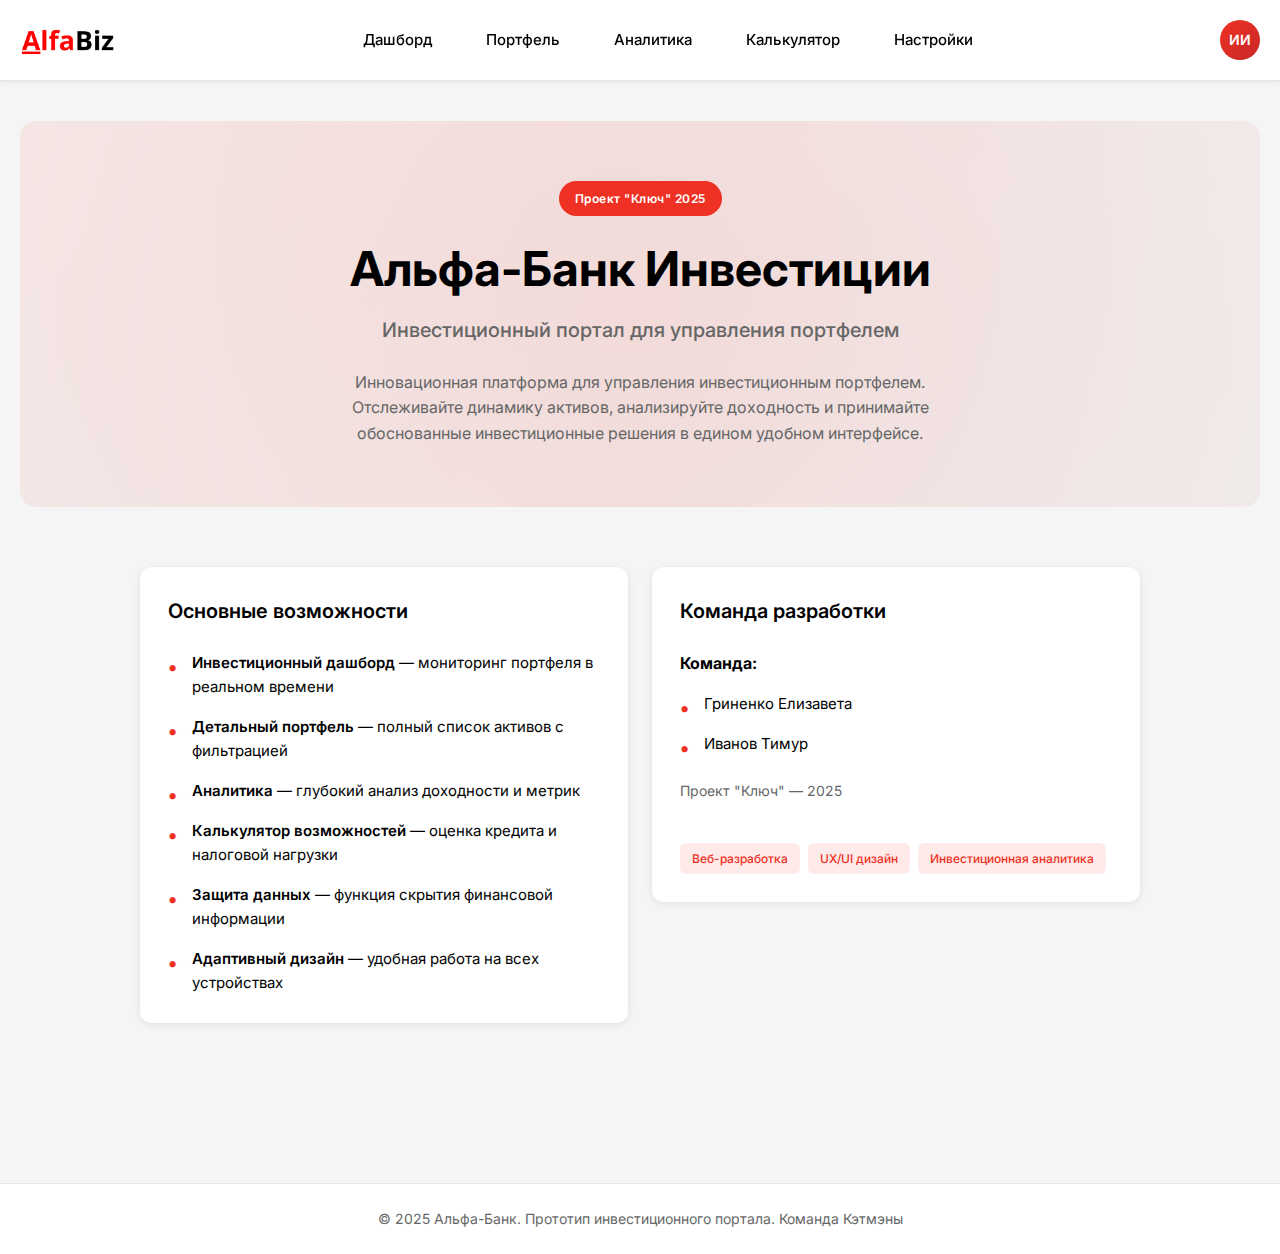
<file: about.html>
<!DOCTYPE html>
<html lang="ru">
<head>
    <meta charset="UTF-8">
    <meta name="viewport" content="width=device-width, initial-scale=1.0">
    <title>О сайте | Альфа-Банк Инвестиции</title>
    <link rel="icon" href="icon.ico" type="image/x-icon">
    <link rel="stylesheet" href="styles.css">
    <link rel="preconnect" href="https://fonts.googleapis.com">
    <link rel="preconnect" href="https://fonts.gstatic.com" crossorigin>
    <link href="https://fonts.googleapis.com/css2?family=Inter:wght@300;400;500;600;700&display=swap" rel="stylesheet">
    <script src="init-theme.js"></script>
</head>
<body>
    <!-- Header -->
    <header class="header">
            <div class="header-content">
                <div class="logo">
                    <img src="logo.png" alt="Альфа-Банк" class="logo-img" onerror="this.style.display='none'; this.nextElementSibling.style.display='flex';">
                    <div class="logo-text-fallback" style="display: none; flex-direction: column;">
                        <span class="logo-text">АЛЬФА</span>
                        <span class="logo-subtitle">Инвестиции</span>
                    </div>
                </div>
                <nav class="nav nav-desktop">
                    <a href="index.html" class="nav-link">Дашборд</a>
                    <a href="portfolio.html" class="nav-link">Портфель</a>
                    <a href="analytics.html" class="nav-link">Аналитика</a>
                    <a href="calculator.html" class="nav-link">Калькулятор</a>
                    <a href="settings.html" class="nav-link">Настройки</a>
                </nav>
                <div class="user-profile">
                    <div class="user-avatar" id="userMenuBtn">ИИ</div>
                    <div class="user-menu" id="userMenu">
                        <div class="user-menu-welcome">
                            <div class="user-menu-greeting">Добро пожаловать,</div>
                            <div class="user-menu-name">Иван Иванович</div>
                        </div>
                        <div class="menu-divider"></div>
                        <div class="user-menu-mobile">
                            <a href="index.html" class="menu-item">
                                <svg viewBox="0 0 24 24" fill="none" xmlns="http://www.w3.org/2000/svg">
                                    <rect x="3" y="3" width="7" height="7" stroke="currentColor" stroke-width="2"/>
                                    <rect x="14" y="3" width="7" height="7" stroke="currentColor" stroke-width="2"/>
                                    <rect x="3" y="14" width="7" height="7" stroke="currentColor" stroke-width="2"/>
                                    <rect x="14" y="14" width="7" height="7" stroke="currentColor" stroke-width="2"/>
                                </svg>
                                Дашборд
                            </a>
                            <a href="portfolio.html" class="menu-item">
                                <svg viewBox="0 0 24 24" fill="none" xmlns="http://www.w3.org/2000/svg">
                                    <path d="M21 16V8C20.9996 7.64928 20.9071 7.30481 20.7315 7.00116C20.556 6.69751 20.3037 6.44536 20 6.27L13 2.27C12.696 2.09446 12.3511 2.00205 12 2.00205C11.6489 2.00205 11.304 2.09446 11 2.27L4 6.27C3.69626 6.44536 3.44398 6.69751 3.26846 7.00116C3.09294 7.30481 3.00036 7.64928 3 8V16C3.00036 16.3507 3.09294 16.6952 3.26846 16.9988C3.44398 17.3025 3.69626 17.5546 4 17.73L11 21.73C11.304 21.9055 11.6489 21.9979 12 21.9979C12.3511 21.9979 12.696 21.9055 13 21.73L20 17.73C20.3037 17.5546 20.556 17.3025 20.7315 16.9988C20.9071 16.6952 20.9996 16.3507 21 16Z" stroke="currentColor" stroke-width="2" stroke-linecap="round" stroke-linejoin="round"/>
                                </svg>
                                Портфель
                            </a>
                            <a href="analytics.html" class="menu-item">
                                <svg viewBox="0 0 24 24" fill="none" xmlns="http://www.w3.org/2000/svg">
                                    <rect x="3" y="3" width="18" height="18" rx="2" stroke="currentColor" stroke-width="2"/>
                                    <path d="M3 9H21" stroke="currentColor" stroke-width="2"/>
                                    <path d="M9 3V21" stroke="currentColor" stroke-width="2"/>
                                    <path d="M7 13L11 9L14 12L21 5" stroke="currentColor" stroke-width="2" stroke-linecap="round" stroke-linejoin="round"/>
                                </svg>
                                Аналитика
                            </a>
                            <a href="calculator.html" class="menu-item">
                                <svg viewBox="0 0 24 24" fill="none" xmlns="http://www.w3.org/2000/svg">
                                    <rect x="3" y="3" width="18" height="18" rx="2" stroke="currentColor" stroke-width="2"/>
                                    <path d="M8 7H16M8 11H16M8 15H12" stroke="currentColor" stroke-width="2" stroke-linecap="round"/>
                                </svg>
                                Калькулятор
                            </a>
                            <a href="settings.html" class="menu-item">
                                <svg viewBox="0 0 24 24" fill="none" xmlns="http://www.w3.org/2000/svg">
                                    <circle cx="12" cy="12" r="3" stroke="currentColor" stroke-width="2"/>
                                    <path d="M12 1V3M12 21V23M4.22 4.22L5.64 5.64M18.36 18.36L19.78 19.78M1 12H3M21 12H23M4.22 19.78L5.64 18.36M18.36 5.64L19.78 4.22" stroke="currentColor" stroke-width="2" stroke-linecap="round"/>
                                </svg>
                                Настройки
                            </a>
                        </div>
                        <div class="menu-divider"></div>
                        <div class="menu-section-title">Дополнительно</div>
                        <a href="community.html" class="menu-item">
                            <svg viewBox="0 0 24 24" fill="none" xmlns="http://www.w3.org/2000/svg">
                                <path d="M17 21V19C17 17.9391 16.5786 16.9217 15.8284 16.1716C15.0783 15.4214 14.0609 15 13 15H5C3.93913 15 2.92172 15.4214 2.17157 16.1716C1.42143 16.9217 1 17.9391 1 19V21" stroke="currentColor" stroke-width="2" stroke-linecap="round" stroke-linejoin="round"/>
                                <circle cx="9" cy="7" r="4" stroke="currentColor" stroke-width="2"/>
                                <path d="M23 21V19C22.9993 18.1137 22.7044 17.2528 22.1614 16.5523C21.6184 15.8519 20.8581 15.3516 20 15.13" stroke="currentColor" stroke-width="2" stroke-linecap="round" stroke-linejoin="round"/>
                                <path d="M16 3.13C16.8604 3.35031 17.623 3.85071 18.1676 4.55232C18.7122 5.25392 19.0078 6.11683 19.0078 7.005C19.0078 7.89318 18.7122 8.75608 18.1676 9.45769C17.623 10.1593 16.8604 10.6597 16 10.88" stroke="currentColor" stroke-width="2" stroke-linecap="round" stroke-linejoin="round"/>
                            </svg>
                            Сообщество
                        </a>
                        <a href="vault.html" class="menu-item">
                            <svg viewBox="0 0 24 24" fill="none" xmlns="http://www.w3.org/2000/svg">
                                <rect x="3" y="7" width="18" height="14" rx="2" stroke="currentColor" stroke-width="2"/>
                                <path d="M8 7V5C8 3.89543 8.89543 3 10 3H14C15.1046 3 16 3.89543 16 5V7" stroke="currentColor" stroke-width="2"/>
                                <circle cx="12" cy="14" r="2" stroke="currentColor" stroke-width="2"/>
                            </svg>
                            Документы
                        </a>
                        <a href="meetings.html" class="menu-item">
                            <svg viewBox="0 0 24 24" fill="none" xmlns="http://www.w3.org/2000/svg">
                                <rect x="3" y="4" width="18" height="18" rx="2" stroke="currentColor" stroke-width="2"/>
                                <path d="M16 2V6M8 2V6M3 10H21" stroke="currentColor" stroke-width="2"/>
                            </svg>
                            Встречи
                        </a>
                        <a href="office.html" class="menu-item">
                            <svg viewBox="0 0 24 24" fill="none" xmlns="http://www.w3.org/2000/svg">
                                <path d="M3 9L12 2L21 9V20C21 20.5304 20.7893 21.0391 20.4142 21.4142C20.0391 21.7893 19.5304 22 19 22H5C4.46957 22 3.96086 21.7893 3.58579 21.4142C3.21071 21.0391 3 20.5304 3 20V9Z" stroke="currentColor" stroke-width="2" stroke-linecap="round" stroke-linejoin="round"/>
                                <path d="M9 22V12H15V22" stroke="currentColor" stroke-width="2" stroke-linecap="round" stroke-linejoin="round"/>
                            </svg>
                            Офис 2.0
                        </a>
                        <a href="region.html" class="menu-item">
                            <svg viewBox="0 0 24 24" fill="none" xmlns="http://www.w3.org/2000/svg">
                                <path d="M21 10C21 17 12 23 12 23C12 23 3 17 3 10C3 7.61305 3.94821 5.32387 5.63604 3.63604C7.32387 1.94821 9.61305 1 12 1C14.3869 1 16.6761 1.94821 18.364 3.63604C20.0518 5.32387 21 7.61305 21 10Z" stroke="currentColor" stroke-width="2"/>
                                <circle cx="12" cy="10" r="3" stroke="currentColor" stroke-width="2"/>
                            </svg>
                            Регион и офисы
                        </a>
                        <div class="menu-divider"></div>
                        <a href="about.html" class="menu-item">
                            <svg viewBox="0 0 24 24" fill="none" xmlns="http://www.w3.org/2000/svg">
                                <circle cx="12" cy="12" r="10" stroke="currentColor" stroke-width="2"/>
                                <path d="M12 16V12M12 8H12.01" stroke="currentColor" stroke-width="2" stroke-linecap="round"/>
                            </svg>
                            О сайте
                        </a>
                        <a href="support.html" class="menu-item">
                            <svg viewBox="0 0 24 24" fill="none" xmlns="http://www.w3.org/2000/svg">
                                <path d="M21 15C21 15.5304 20.7893 16.0391 20.4142 16.4142C20.0391 16.7893 19.5304 17 19 17H7L3 21V5C3 4.46957 3.21071 3.96086 3.58579 3.58579C3.96086 3.21071 4.46957 3 5 3H19C19.5304 3 20.0391 3.21071 20.4142 3.58579C20.7893 3.96086 21 4.46957 21 5V15Z" stroke="currentColor" stroke-width="2" stroke-linecap="round" stroke-linejoin="round"/>
                            </svg>
                            Техподдержка
                        </a>
                        <div class="menu-divider"></div>
                        <a href="#" class="menu-item menu-item-danger">
                            <svg viewBox="0 0 24 24" fill="none" xmlns="http://www.w3.org/2000/svg">
                                <path d="M9 21H5C4.46957 21 3.96086 20.7893 3.58579 20.4142C3.21071 20.0391 3 19.5304 3 19V5C3 4.46957 3.21071 3.96086 3.58579 3.58579C3.96086 3.21071 4.46957 3 5 3H9" stroke="currentColor" stroke-width="2" stroke-linecap="round" stroke-linejoin="round"/>
                                <path d="M16 17L21 12L16 7" stroke="currentColor" stroke-width="2" stroke-linecap="round" stroke-linejoin="round"/>
                                <path d="M21 12H9" stroke="currentColor" stroke-width="2" stroke-linecap="round" stroke-linejoin="round"/>
                            </svg>
                            Выйти
                        </a>
                    </div>
                </div>
            </div>
        </header>

    <div class="container">
        <!-- Main Content -->
        <main class="main-content">
            <!-- Hero Section -->
            <section class="about-hero">
                <div class="about-hero-content">
                    <div class="about-badge">Проект "Ключ" 2025</div>
                    <h1 class="about-hero-title">Альфа-Банк Инвестиции</h1>
                    <p class="about-hero-subtitle">Инвестиционный портал для управления портфелем</p>
                    <div class="about-hero-description">
                        <p>Инновационная платформа для управления инвестиционным портфелем. Отслеживайте динамику активов, анализируйте доходность и принимайте обоснованные инвестиционные решения в едином удобном интерфейсе.</p>
                    </div>
                </div>
            </section>

            <!-- About Section -->
            <section class="about-section">
                <div class="content-grid about-grid">
                    <div class="card">
                        <div class="card-header">
                            <h2 class="card-title">Основные возможности</h2>
                        </div>
                        <ul class="about-list">
                            <li>
                                <strong>Инвестиционный дашборд</strong> — мониторинг портфеля в реальном времени
                            </li>
                            <li>
                                <strong>Детальный портфель</strong> — полный список активов с фильтрацией
                            </li>
                            <li>
                                <strong>Аналитика</strong> — глубокий анализ доходности и метрик
                            </li>
                            <li>
                                <strong>Калькулятор возможностей</strong> — оценка кредита и налоговой нагрузки
                            </li>
                            <li>
                                <strong>Защита данных</strong> — функция скрытия финансовой информации
                            </li>
                            <li>
                                <strong>Адаптивный дизайн</strong> — удобная работа на всех устройствах
                            </li>
                        </ul>
                    </div>
                    
                    <div class="card">
                        <div class="card-header">
                            <h2 class="card-title">Команда разработки</h2>
                        </div>
                        <div class="about-team">
                            <p><strong>Команда:</strong></p>
                            <ul class="about-list">
                                <li>Гриненко Елизавета</li>
                                <li>Иванов Тимур</li>
                            </ul>
                            <p class="about-project">Проект "Ключ" — 2025</p>
                            <div class="about-tags">
                                <span class="about-tag">Веб-разработка</span>
                                <span class="about-tag">UX/UI дизайн</span>
                                <span class="about-tag">Инвестиционная аналитика</span>
                            </div>
                        </div>
                    </div>
                </div>
            </section>
        </main>
    </div>

    <!-- Footer -->
    <footer class="footer">
        <div class="container">
            <p>© 2025 Альфа-Банк. Прототип инвестиционного портала. Команда Кэтмэны</p>
        </div>
    </footer>

    <script src="script.js"></script>
</body>
</html>
</file>
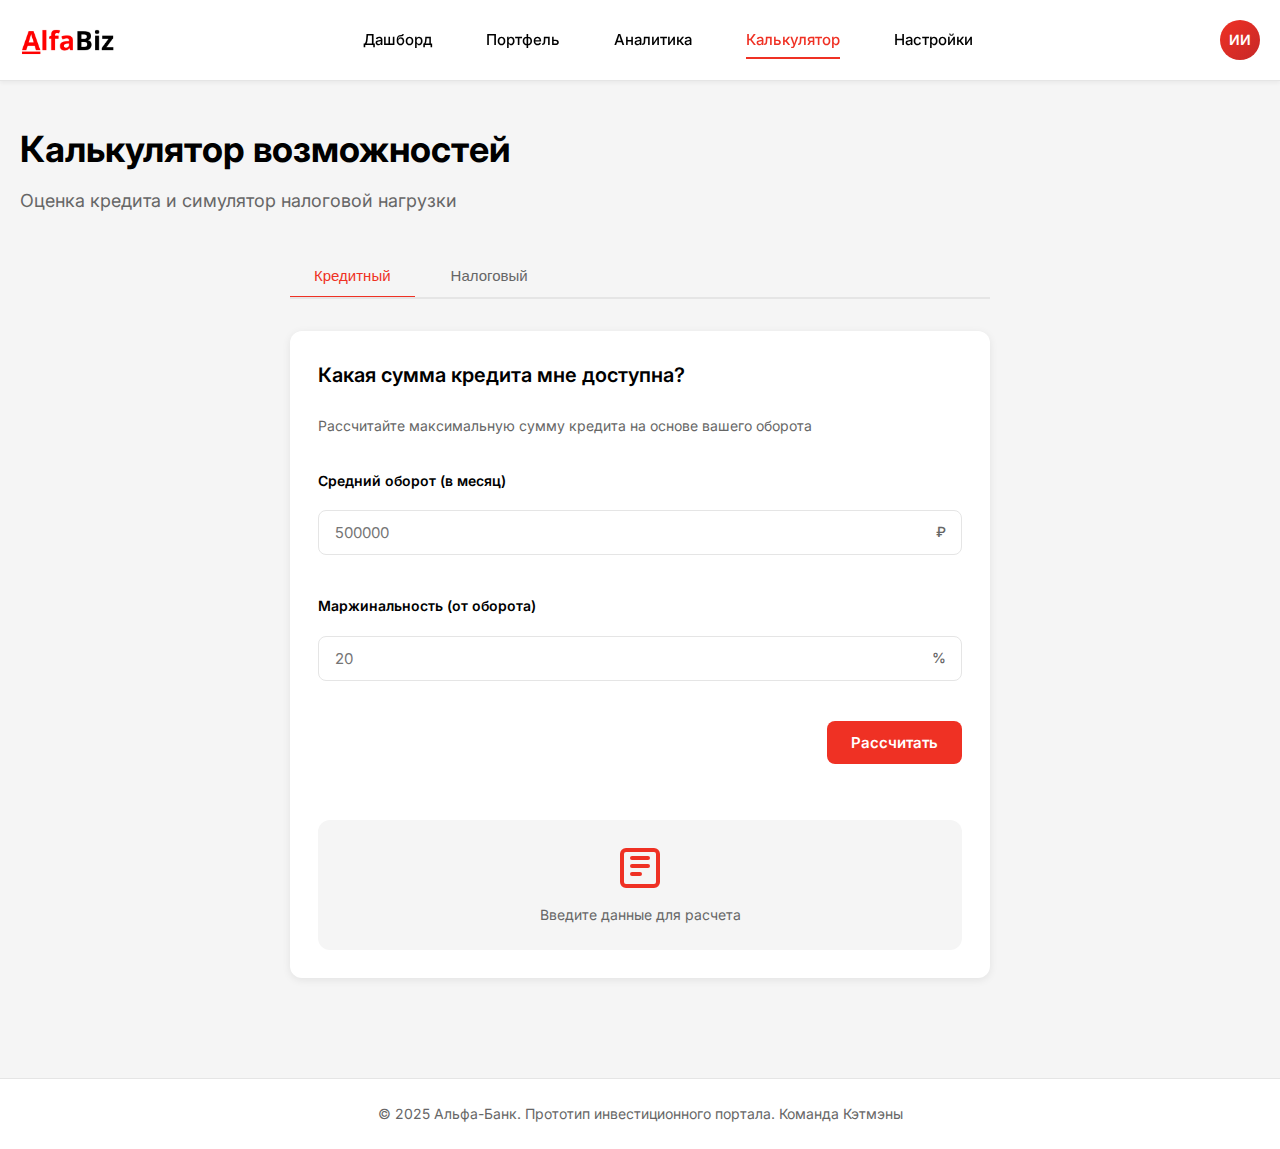
<file: calculator.html>
<!DOCTYPE html>
<html lang="ru">
<head>
    <meta charset="UTF-8">
    <meta name="viewport" content="width=device-width, initial-scale=1.0">
    <title>Калькулятор | Альфа-Банк Инвестиции</title>
    <link rel="icon" href="icon.ico" type="image/x-icon">
    <link rel="stylesheet" href="styles.css">
    <link rel="preconnect" href="https://fonts.googleapis.com">
    <link rel="preconnect" href="https://fonts.gstatic.com" crossorigin>
    <link href="https://fonts.googleapis.com/css2?family=Inter:wght@300;400;500;600;700&display=swap" rel="stylesheet">
    <script src="init-theme.js"></script>
</head>
<body>
    <!-- Header -->
    <header class="header">
            <div class="header-content">
                <div class="logo">
                    <img src="logo.png" alt="Альфа-Банк" class="logo-img" onerror="this.style.display='none'; this.nextElementSibling.style.display='flex';">
                    <div class="logo-text-fallback" style="display: none; flex-direction: column;">
                        <span class="logo-text">АЛЬФА</span>
                        <span class="logo-subtitle">Инвестиции</span>
                    </div>
                </div>
                <nav class="nav nav-desktop">
                    <a href="index.html" class="nav-link">Дашборд</a>
                    <a href="portfolio.html" class="nav-link">Портфель</a>
                    <a href="analytics.html" class="nav-link">Аналитика</a>
                    <a href="calculator.html" class="nav-link active">Калькулятор</a>
                    <a href="settings.html" class="nav-link">Настройки</a>
                </nav>
                <div class="user-profile">
                    <div class="user-avatar" id="userMenuBtn">ИИ</div>
                    <div class="user-menu" id="userMenu">
                        <div class="user-menu-welcome">
                            <div class="user-menu-greeting">Добро пожаловать,</div>
                            <div class="user-menu-name">Иван Иванович</div>
                        </div>
                        <div class="menu-divider"></div>
                        <div class="user-menu-mobile">
                            <a href="index.html" class="menu-item">
                                <svg viewBox="0 0 24 24" fill="none" xmlns="http://www.w3.org/2000/svg">
                                    <rect x="3" y="3" width="7" height="7" stroke="currentColor" stroke-width="2"/>
                                    <rect x="14" y="3" width="7" height="7" stroke="currentColor" stroke-width="2"/>
                                    <rect x="3" y="14" width="7" height="7" stroke="currentColor" stroke-width="2"/>
                                    <rect x="14" y="14" width="7" height="7" stroke="currentColor" stroke-width="2"/>
                                </svg>
                                Дашборд
                            </a>
                            <a href="portfolio.html" class="menu-item">
                                <svg viewBox="0 0 24 24" fill="none" xmlns="http://www.w3.org/2000/svg">
                                    <path d="M21 16V8C20.9996 7.64928 20.9071 7.30481 20.7315 7.00116C20.556 6.69751 20.3037 6.44536 20 6.27L13 2.27C12.696 2.09446 12.3511 2.00205 12 2.00205C11.6489 2.00205 11.304 2.09446 11 2.27L4 6.27C3.69626 6.44536 3.44398 6.69751 3.26846 7.00116C3.09294 7.30481 3.00036 7.64928 3 8V16C3.00036 16.3507 3.09294 16.6952 3.26846 16.9988C3.44398 17.3025 3.69626 17.5546 4 17.73L11 21.73C11.304 21.9055 11.6489 21.9979 12 21.9979C12.3511 21.9979 12.696 21.9055 13 21.73L20 17.73C20.3037 17.5546 20.556 17.3025 20.7315 16.9988C20.9071 16.6952 20.9996 16.3507 21 16Z" stroke="currentColor" stroke-width="2" stroke-linecap="round" stroke-linejoin="round"/>
                                </svg>
                                Портфель
                            </a>
                            <a href="analytics.html" class="menu-item">
                                <svg viewBox="0 0 24 24" fill="none" xmlns="http://www.w3.org/2000/svg">
                                    <rect x="3" y="3" width="18" height="18" rx="2" stroke="currentColor" stroke-width="2"/>
                                    <path d="M3 9H21" stroke="currentColor" stroke-width="2"/>
                                    <path d="M9 3V21" stroke="currentColor" stroke-width="2"/>
                                    <path d="M7 13L11 9L14 12L21 5" stroke="currentColor" stroke-width="2" stroke-linecap="round" stroke-linejoin="round"/>
                                </svg>
                                Аналитика
                            </a>
                            <a href="calculator.html" class="menu-item">
                                <svg viewBox="0 0 24 24" fill="none" xmlns="http://www.w3.org/2000/svg">
                                    <rect x="3" y="3" width="18" height="18" rx="2" stroke="currentColor" stroke-width="2"/>
                                    <path d="M8 7H16M8 11H16M8 15H12" stroke="currentColor" stroke-width="2" stroke-linecap="round"/>
                                </svg>
                                Калькулятор
                            </a>
                            <a href="settings.html" class="menu-item">
                                <svg viewBox="0 0 24 24" fill="none" xmlns="http://www.w3.org/2000/svg">
                                    <circle cx="12" cy="12" r="3" stroke="currentColor" stroke-width="2"/>
                                    <path d="M12 1V3M12 21V23M4.22 4.22L5.64 5.64M18.36 18.36L19.78 19.78M1 12H3M21 12H23M4.22 19.78L5.64 18.36M18.36 5.64L19.78 4.22" stroke="currentColor" stroke-width="2" stroke-linecap="round"/>
                                </svg>
                                Настройки
                            </a>
                        </div>
                        <div class="menu-divider"></div>
                        <div class="menu-section-title">Дополнительно</div>
                        <a href="community.html" class="menu-item">
                            <svg viewBox="0 0 24 24" fill="none" xmlns="http://www.w3.org/2000/svg">
                                <path d="M17 21V19C17 17.9391 16.5786 16.9217 15.8284 16.1716C15.0783 15.4214 14.0609 15 13 15H5C3.93913 15 2.92172 15.4214 2.17157 16.1716C1.42143 16.9217 1 17.9391 1 19V21" stroke="currentColor" stroke-width="2" stroke-linecap="round" stroke-linejoin="round"/>
                                <circle cx="9" cy="7" r="4" stroke="currentColor" stroke-width="2"/>
                                <path d="M23 21V19C22.9993 18.1137 22.7044 17.2528 22.1614 16.5523C21.6184 15.8519 20.8581 15.3516 20 15.13" stroke="currentColor" stroke-width="2" stroke-linecap="round" stroke-linejoin="round"/>
                                <path d="M16 3.13C16.8604 3.35031 17.623 3.85071 18.1676 4.55232C18.7122 5.25392 19.0078 6.11683 19.0078 7.005C19.0078 7.89318 18.7122 8.75608 18.1676 9.45769C17.623 10.1593 16.8604 10.6597 16 10.88" stroke="currentColor" stroke-width="2" stroke-linecap="round" stroke-linejoin="round"/>
                            </svg>
                            Сообщество
                        </a>
                        <a href="vault.html" class="menu-item">
                            <svg viewBox="0 0 24 24" fill="none" xmlns="http://www.w3.org/2000/svg">
                                <rect x="3" y="7" width="18" height="14" rx="2" stroke="currentColor" stroke-width="2"/>
                                <path d="M8 7V5C8 3.89543 8.89543 3 10 3H14C15.1046 3 16 3.89543 16 5V7" stroke="currentColor" stroke-width="2"/>
                                <circle cx="12" cy="14" r="2" stroke="currentColor" stroke-width="2"/>
                            </svg>
                            Документы
                        </a>
                        <a href="meetings.html" class="menu-item">
                            <svg viewBox="0 0 24 24" fill="none" xmlns="http://www.w3.org/2000/svg">
                                <rect x="3" y="4" width="18" height="18" rx="2" stroke="currentColor" stroke-width="2"/>
                                <path d="M16 2V6M8 2V6M3 10H21" stroke="currentColor" stroke-width="2"/>
                            </svg>
                            Встречи
                        </a>
                        <a href="office.html" class="menu-item">
                            <svg viewBox="0 0 24 24" fill="none" xmlns="http://www.w3.org/2000/svg">
                                <path d="M3 9L12 2L21 9V20C21 20.5304 20.7893 21.0391 20.4142 21.4142C20.0391 21.7893 19.5304 22 19 22H5C4.46957 22 3.96086 21.7893 3.58579 21.4142C3.21071 21.0391 3 20.5304 3 20V9Z" stroke="currentColor" stroke-width="2" stroke-linecap="round" stroke-linejoin="round"/>
                                <path d="M9 22V12H15V22" stroke="currentColor" stroke-width="2" stroke-linecap="round" stroke-linejoin="round"/>
                            </svg>
                            Офис 2.0
                        </a>
                        <a href="region.html" class="menu-item">
                            <svg viewBox="0 0 24 24" fill="none" xmlns="http://www.w3.org/2000/svg">
                                <path d="M21 10C21 17 12 23 12 23C12 23 3 17 3 10C3 7.61305 3.94821 5.32387 5.63604 3.63604C7.32387 1.94821 9.61305 1 12 1C14.3869 1 16.6761 1.94821 18.364 3.63604C20.0518 5.32387 21 7.61305 21 10Z" stroke="currentColor" stroke-width="2"/>
                                <circle cx="12" cy="10" r="3" stroke="currentColor" stroke-width="2"/>
                            </svg>
                            Регион и офисы
                        </a>
                        <div class="menu-divider"></div>
                        <a href="about.html" class="menu-item">
                            <svg viewBox="0 0 24 24" fill="none" xmlns="http://www.w3.org/2000/svg">
                                <circle cx="12" cy="12" r="10" stroke="currentColor" stroke-width="2"/>
                                <path d="M12 16V12M12 8H12.01" stroke="currentColor" stroke-width="2" stroke-linecap="round"/>
                            </svg>
                            О сайте
                        </a>
                        <a href="support.html" class="menu-item">
                            <svg viewBox="0 0 24 24" fill="none" xmlns="http://www.w3.org/2000/svg">
                                <path d="M21 15C21 15.5304 20.7893 16.0391 20.4142 16.4142C20.0391 16.7893 19.5304 17 19 17H7L3 21V5C3 4.46957 3.21071 3.96086 3.58579 3.58579C3.96086 3.21071 4.46957 3 5 3H19C19.5304 3 20.0391 3.21071 20.4142 3.58579C20.7893 3.96086 21 4.46957 21 5V15Z" stroke="currentColor" stroke-width="2" stroke-linecap="round" stroke-linejoin="round"/>
                            </svg>
                            Техподдержка
                        </a>
                        <div class="menu-divider"></div>
                        <a href="#" class="menu-item menu-item-danger">
                            <svg viewBox="0 0 24 24" fill="none" xmlns="http://www.w3.org/2000/svg">
                                <path d="M9 21H5C4.46957 21 3.96086 20.7893 3.58579 20.4142C3.21071 20.0391 3 19.5304 3 19V5C3 4.46957 3.21071 3.96086 3.58579 3.58579C3.96086 3.21071 4.46957 3 5 3H9" stroke="currentColor" stroke-width="2" stroke-linecap="round" stroke-linejoin="round"/>
                                <path d="M16 17L21 12L16 7" stroke="currentColor" stroke-width="2" stroke-linecap="round" stroke-linejoin="round"/>
                                <path d="M21 12H9" stroke="currentColor" stroke-width="2" stroke-linecap="round" stroke-linejoin="round"/>
                            </svg>
                            Выйти
                        </a>
                    </div>
                </div>
            </div>
        </header>

    <div class="container">
        <!-- Main Content -->
        <main class="main-content">
            <section class="welcome-section">
                <h1 class="welcome-title">Калькулятор возможностей</h1>
                <p class="welcome-subtitle">Оценка кредита и симулятор налоговой нагрузки</p>
            </section>

            <div class="calculator-tabs">
                <button class="calculator-tab active" data-tab="credit" data-i18n="calculator-credit">Кредитный</button>
                <button class="calculator-tab" data-tab="tax" data-i18n="calculator-tax">Налоговый</button>
            </div>

            <div class="calculator-content">
                <!-- Кредитный калькулятор -->
                <div class="calculator-panel active" id="creditPanel">
                    <div class="card calculator-card">
                        <div class="card-header">
                            <h2 class="card-title" data-i18n="calculator-credit-title">Какая сумма кредита мне доступна?</h2>
                        </div>
                        <p class="calculator-desc" data-i18n="calculator-credit-desc">Рассчитайте максимальную сумму кредита на основе вашего оборота</p>
                        
                        <form class="calculator-form" id="creditForm">
                            <div class="form-group">
                                <label for="avgTurnover" class="form-label" data-i18n="calc-turnover">
                                    Средний оборот (в месяц)
                                </label>
                                <div class="input-wrapper">
                                    <input id="avgTurnover" type="number" min="0" step="1000" placeholder="500000" required />
                                    <span class="input-suffix">₽</span>
                                </div>
                            </div>
                            
                            <div class="form-group">
                                <label for="marginality" class="form-label" data-i18n="calc-marginality">
                                    Маржинальность (от оборота)
                                </label>
                                <div class="input-wrapper">
                                    <input id="marginality" type="number" min="0" max="100" step="1" placeholder="20" required />
                                    <span class="input-suffix">%</span>
                                </div>
                            </div>
                            
                            <div class="form-actions">
                                <button class="btn btn-primary calculator-btn" type="submit" data-i18n="btn-calculate">
                                    Рассчитать сумму
                                </button>
                            </div>
                            
                            <div class="calculator-result" id="creditResult">
                                <div class="result-placeholder">
                                    <div class="result-icon">
                                        <svg viewBox="0 0 24 24" fill="none" xmlns="http://www.w3.org/2000/svg">
                                            <rect x="3" y="3" width="18" height="18" rx="2" stroke="#EF3124" stroke-width="2"/>
                                            <path d="M8 7H16M8 11H16M8 15H12" stroke="#EF3124" stroke-width="2" stroke-linecap="round"/>
                                        </svg>
                                    </div>
                                    <span class="result-text" data-i18n="calc-result-placeholder">Введите данные для расчета</span>
                                </div>
                            </div>
                        </form>
                    </div>
                </div>

                <!-- Налоговый калькулятор -->
                <div class="calculator-panel" id="taxPanel">
                    <div class="card calculator-card">
                        <div class="card-header">
                            <h2 class="card-title" data-i18n="calculator-tax-title">ИП или самозанятость?</h2>
                        </div>
                        <p class="calculator-desc" data-i18n="calculator-tax-desc">Сравните налоговую нагрузку для разных форм ведения бизнеса</p>
                        
                        <form class="calculator-form" id="taxForm">
                            <div class="form-group">
                                <label for="annualIncome" class="form-label" data-i18n="calc-annual-income">
                                    Годовой доход (ожидаемый)
                                </label>
                                <div class="input-wrapper">
                                    <input id="annualIncome" type="number" min="0" step="10000" placeholder="4000000" required />
                                    <span class="input-suffix">₽</span>
                                </div>
                            </div>
                            
                            <div class="form-group">
                                <label for="region" class="form-label" data-i18n="calc-region">
                                    Регион налогообложения
                                </label>
                                <div class="select-wrapper">
                                    <select id="region">
                                        <option value="std" selected data-i18n="calc-region-std">Обычный регион</option>
                                        <option value="preferential" data-i18n="calc-region-pref">Льготный регион</option>
                                    </select>
                                </div>
                            </div>
                            
                            <div class="form-actions">
                                <button class="btn btn-primary calculator-btn" type="submit" data-i18n="btn-compare">
                                    Сравнить налоги
                                </button>
                            </div>
                            
                            <div class="calculator-result" id="taxResult">
                                <div class="result-placeholder">
                                    <div class="result-icon">
                                        <svg viewBox="0 0 24 24" fill="none" xmlns="http://www.w3.org/2000/svg">
                                            <rect x="3" y="3" width="18" height="18" rx="2" stroke="#EF3124" stroke-width="2"/>
                                            <path d="M3 9H21" stroke="#EF3124" stroke-width="2"/>
                                            <path d="M9 3V21" stroke="#EF3124" stroke-width="2"/>
                                            <path d="M7 13L11 9L14 12L21 5" stroke="#EF3124" stroke-width="2" stroke-linecap="round" stroke-linejoin="round"/>
                                        </svg>
                                    </div>
                                    <span class="result-text">Введите данные для сравнения</span>
                                </div>
                            </div>
                        </form>
                    </div>
                </div>
            </div>
        </main>
    </div>

    <!-- Footer -->
    <footer class="footer">
        <div class="container">
            <p>© 2025 Альфа-Банк. Прототип инвестиционного портала. Команда Кэтмэны</p>
        </div>
    </footer>

    <script src="settings.js"></script>
    <script src="script.js"></script>
    <script src="calculator.js"></script>
</body>
</html>
</file>
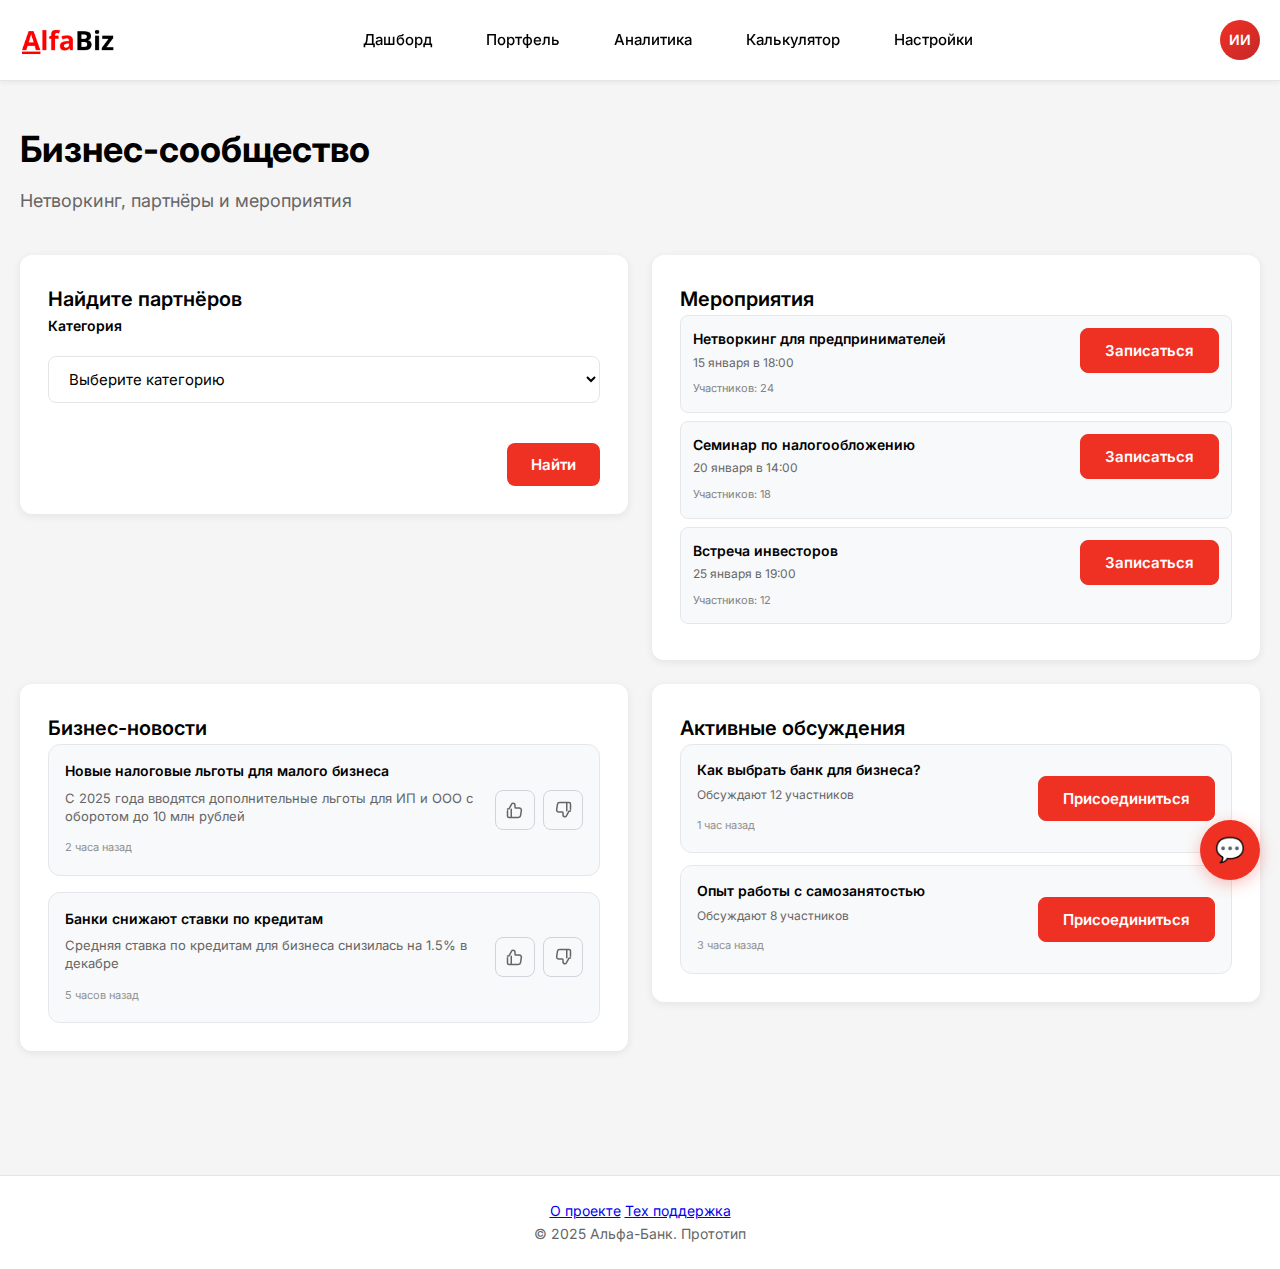
<file: community.html>
<!DOCTYPE html>
<html lang="ru">
<head>
    <meta charset="UTF-8">
    <meta name="viewport" content="width=device-width, initial-scale=1.0">
    <title>Сообщество | Альфа-Банк Инвестиции</title>
    <link rel="icon" href="icon.ico" type="image/x-icon">
    <link rel="stylesheet" href="styles.css">
    <link rel="preconnect" href="https://fonts.googleapis.com">
    <link rel="preconnect" href="https://fonts.gstatic.com" crossorigin>
    <link href="https://fonts.googleapis.com/css2?family=Inter:wght@300;400;500;600;700&display=swap" rel="stylesheet">
    <script src="init-theme.js"></script>
</head>
<body>
    <!-- Header -->
    <header class="header">
        <div class="header-content">
            <div class="logo">
                <img src="logo.png" alt="Альфа-Банк" class="logo-img" onerror="this.style.display='none'; this.nextElementSibling.style.display='flex';">
                <div class="logo-text-fallback" style="display: none; flex-direction: column;">
                    <span class="logo-text">АЛЬФА</span>
                    <span class="logo-subtitle">Инвестиции</span>
                </div>
            </div>
            <nav class="nav nav-desktop">
                <a href="index.html" class="nav-link">Дашборд</a>
                <a href="portfolio.html" class="nav-link">Портфель</a>
                <a href="analytics.html" class="nav-link">Аналитика</a>
                <a href="calculator.html" class="nav-link">Калькулятор</a>
                <a href="settings.html" class="nav-link">Настройки</a>
            </nav>
            <div class="user-profile">
                <div class="user-avatar" id="userMenuBtn">ИИ</div>
                <div class="user-menu" id="userMenu">
                    <div class="user-menu-welcome">
                        <div class="user-menu-greeting">Добро пожаловать,</div>
                        <div class="user-menu-name">Иван Иванович</div>
                    </div>
                    <div class="menu-divider"></div>
                    <div class="user-menu-mobile">
                        <a href="index.html" class="menu-item">
                            <svg viewBox="0 0 24 24" fill="none" xmlns="http://www.w3.org/2000/svg">
                                <rect x="3" y="3" width="7" height="7" stroke="currentColor" stroke-width="2"/>
                                <rect x="14" y="3" width="7" height="7" stroke="currentColor" stroke-width="2"/>
                                <rect x="3" y="14" width="7" height="7" stroke="currentColor" stroke-width="2"/>
                                <rect x="14" y="14" width="7" height="7" stroke="currentColor" stroke-width="2"/>
                            </svg>
                            Дашборд
                        </a>
                        <a href="portfolio.html" class="menu-item">
                            <svg viewBox="0 0 24 24" fill="none" xmlns="http://www.w3.org/2000/svg">
                                <path d="M21 16V8C20.9996 7.64928 20.9071 7.30481 20.7315 7.00116C20.556 6.69751 20.3037 6.44536 20 6.27L13 2.27C12.696 2.09446 12.3511 2.00205 12 2.00205C11.6489 2.00205 11.304 2.09446 11 2.27L4 6.27C3.69626 6.44536 3.44398 6.69751 3.26846 7.00116C3.09294 7.30481 3.00036 7.64928 3 8V16C3.00036 16.3507 3.09294 16.6952 3.26846 16.9988C3.44398 17.3025 3.69626 17.5546 4 17.73L11 21.73C11.304 21.9055 11.6489 21.9979 12 21.9979C12.3511 21.9979 12.696 21.9055 13 21.73L20 17.73C20.3037 17.5546 20.556 17.3025 20.7315 16.9988C20.9071 16.6952 20.9996 16.3507 21 16Z" stroke="currentColor" stroke-width="2" stroke-linecap="round" stroke-linejoin="round"/>
                            </svg>
                            Портфель
                        </a>
                        <a href="analytics.html" class="menu-item">
                            <svg viewBox="0 0 24 24" fill="none" xmlns="http://www.w3.org/2000/svg">
                                <rect x="3" y="3" width="18" height="18" rx="2" stroke="currentColor" stroke-width="2"/>
                                <path d="M3 9H21" stroke="currentColor" stroke-width="2"/>
                                <path d="M9 3V21" stroke="currentColor" stroke-width="2"/>
                                <path d="M7 13L11 9L14 12L21 5" stroke="currentColor" stroke-width="2" stroke-linecap="round" stroke-linejoin="round"/>
                            </svg>
                            Аналитика
                        </a>
                        <a href="calculator.html" class="menu-item">
                            <svg viewBox="0 0 24 24" fill="none" xmlns="http://www.w3.org/2000/svg">
                                <rect x="3" y="3" width="18" height="18" rx="2" stroke="currentColor" stroke-width="2"/>
                                <path d="M8 7H16M8 11H16M8 15H12" stroke="currentColor" stroke-width="2" stroke-linecap="round"/>
                            </svg>
                            Калькулятор
                        </a>
                        <a href="settings.html" class="menu-item">
                            <svg viewBox="0 0 24 24" fill="none" xmlns="http://www.w3.org/2000/svg">
                                <circle cx="12" cy="12" r="3" stroke="currentColor" stroke-width="2"/>
                                <path d="M12 1V3M12 21V23M4.22 4.22L5.64 5.64M18.36 18.36L19.78 19.78M1 12H3M21 12H23M4.22 19.78L5.64 18.36M18.36 5.64L19.78 4.22" stroke="currentColor" stroke-width="2" stroke-linecap="round"/>
                            </svg>
                            Настройки
                        </a>
                    </div>
                    <div class="menu-divider"></div>
                    <div class="menu-section-title">Дополнительно</div>
                    <a href="community.html" class="menu-item">
                        <svg viewBox="0 0 24 24" fill="none" xmlns="http://www.w3.org/2000/svg">
                            <path d="M17 21V19C17 17.9391 16.5786 16.9217 15.8284 16.1716C15.0783 15.4214 14.0609 15 13 15H5C3.93913 15 2.92172 15.4214 2.17157 16.1716C1.42143 16.9217 1 17.9391 1 19V21" stroke="currentColor" stroke-width="2" stroke-linecap="round" stroke-linejoin="round"/>
                            <circle cx="9" cy="7" r="4" stroke="currentColor" stroke-width="2"/>
                            <path d="M23 21V19C22.9993 18.1137 22.7044 17.2528 22.1614 16.5523C21.6184 15.8519 20.8581 15.3516 20 15.13" stroke="currentColor" stroke-width="2" stroke-linecap="round" stroke-linejoin="round"/>
                            <path d="M16 3.13C16.8604 3.35031 17.623 3.85071 18.1676 4.55232C18.7122 5.25392 19.0078 6.11683 19.0078 7.005C19.0078 7.89318 18.7122 8.75608 18.1676 9.45769C17.623 10.1593 16.8604 10.6597 16 10.88" stroke="currentColor" stroke-width="2" stroke-linecap="round" stroke-linejoin="round"/>
                        </svg>
                        Сообщество
                    </a>
                    <a href="vault.html" class="menu-item">
                        <svg viewBox="0 0 24 24" fill="none" xmlns="http://www.w3.org/2000/svg">
                            <rect x="3" y="7" width="18" height="14" rx="2" stroke="currentColor" stroke-width="2"/>
                            <path d="M8 7V5C8 3.89543 8.89543 3 10 3H14C15.1046 3 16 3.89543 16 5V7" stroke="currentColor" stroke-width="2"/>
                            <circle cx="12" cy="14" r="2" stroke="currentColor" stroke-width="2"/>
                        </svg>
                        Документы
                    </a>
                    <a href="meetings.html" class="menu-item">
                        <svg viewBox="0 0 24 24" fill="none" xmlns="http://www.w3.org/2000/svg">
                            <rect x="3" y="4" width="18" height="18" rx="2" stroke="currentColor" stroke-width="2"/>
                            <path d="M16 2V6M8 2V6M3 10H21" stroke="currentColor" stroke-width="2"/>
                        </svg>
                        Встречи
                    </a>
                    <a href="office.html" class="menu-item">
                        <svg viewBox="0 0 24 24" fill="none" xmlns="http://www.w3.org/2000/svg">
                            <path d="M3 9L12 2L21 9V20C21 20.5304 20.7893 21.0391 20.4142 21.4142C20.0391 21.7893 19.5304 22 19 22H5C4.46957 22 3.96086 21.7893 3.58579 21.4142C3.21071 21.0391 3 20.5304 3 20V9Z" stroke="currentColor" stroke-width="2" stroke-linecap="round" stroke-linejoin="round"/>
                            <path d="M9 22V12H15V22" stroke="currentColor" stroke-width="2" stroke-linecap="round" stroke-linejoin="round"/>
                        </svg>
                        Офис 2.0
                    </a>
                    <a href="region.html" class="menu-item">
                        <svg viewBox="0 0 24 24" fill="none" xmlns="http://www.w3.org/2000/svg">
                            <path d="M21 10C21 17 12 23 12 23C12 23 3 17 3 10C3 7.61305 3.94821 5.32387 5.63604 3.63604C7.32387 1.94821 9.61305 1 12 1C14.3869 1 16.6761 1.94821 18.364 3.63604C20.0518 5.32387 21 7.61305 21 10Z" stroke="currentColor" stroke-width="2"/>
                            <circle cx="12" cy="10" r="3" stroke="currentColor" stroke-width="2"/>
                        </svg>
                        Регион и офисы
                    </a>
                    <div class="menu-divider"></div>
                    <a href="about.html" class="menu-item">
                        <svg viewBox="0 0 24 24" fill="none" xmlns="http://www.w3.org/2000/svg">
                            <circle cx="12" cy="12" r="10" stroke="currentColor" stroke-width="2"/>
                            <path d="M12 16V12M12 8H12.01" stroke="currentColor" stroke-width="2" stroke-linecap="round"/>
                        </svg>
                        О сайте
                    </a>
                    <a href="support.html" class="menu-item">
                        <svg viewBox="0 0 24 24" fill="none" xmlns="http://www.w3.org/2000/svg">
                            <path d="M21 15C21 15.5304 20.7893 16.0391 20.4142 16.4142C20.0391 16.7893 19.5304 17 19 17H7L3 21V5C3 4.46957 3.21071 3.96086 3.58579 3.58579C3.96086 3.21071 4.46957 3 5 3H19C19.5304 3 20.0391 3.21071 20.4142 3.58579C20.7893 3.96086 21 4.46957 21 5V15Z" stroke="currentColor" stroke-width="2" stroke-linecap="round" stroke-linejoin="round"/>
                        </svg>
                        Техподдержка
                    </a>
                    <div class="menu-divider"></div>
                    <a href="#" class="menu-item menu-item-danger">
                        <svg viewBox="0 0 24 24" fill="none" xmlns="http://www.w3.org/2000/svg">
                            <path d="M9 21H5C4.46957 21 3.96086 20.7893 3.58579 20.4142C3.21071 20.0391 3 19.5304 3 19V5C3 4.46957 3.21071 3.96086 3.58579 3.58579C3.96086 3.21071 4.46957 3 5 3H9" stroke="currentColor" stroke-width="2" stroke-linecap="round" stroke-linejoin="round"/>
                            <path d="M16 17L21 12L16 7" stroke="currentColor" stroke-width="2" stroke-linecap="round" stroke-linejoin="round"/>
                            <path d="M21 12H9" stroke="currentColor" stroke-width="2" stroke-linecap="round" stroke-linejoin="round"/>
                        </svg>
                        Выйти
                    </a>
                </div>
            </div>
        </div>
    </header>

    <div class="container">
        <main class="main-content">
            <section class="welcome-section">
                <h1 class="welcome-title">Бизнес-сообщество</h1>
                <p class="welcome-subtitle">Нетворкинг, партнёры и мероприятия</p>
            </section>

            <div class="content-grid community-grid">
                <div class="card">
                    <h3 class="card-title">Найдите партнёров</h3>
                    <form class="calculator-form" id="partnerForm">
                        <div class="form-group">
                            <label for="partnerCategory" class="form-label">Категория</label>
                            <div class="category-select-wrapper">
                                <select id="partnerCategory" class="form-select" required>
                                    <option value="">Выберите категорию</option>
                                    <option value="поставки">Поставки</option>
                                    <option value="логистика">Логистика</option>
                                    <option value="маркетинг">Маркетинг</option>
                                    <option value="технологии">Технологии</option>
                                    <option value="бухгалтерия">Бухгалтерия</option>
                                    <option value="юридические услуги">Юридические услуги</option>
                                    <option value="консалтинг">Консалтинг</option>
                                </select>
                            </div>
                        </div>
                        <div class="form-actions">
                            <button type="submit" class="btn btn-primary" id="findPartnersBtn">Найти</button>
                        </div>
                    </form>
                    <ul class="list" id="partnersList"></ul>
                </div>
                
                <div class="card">
                    <h3 class="card-title">Мероприятия</h3>
                    <ul class="list" id="eventsList"></ul>
                </div>
            </div>
            
            <div class="content-grid community-grid">
                <div class="card">
                    <h3 class="card-title">Бизнес-новости</h3>
                    <div class="news-feed" id="newsFeed">
                        <div class="news-item">
                            <div class="news-content">
                                <h4>Новые налоговые льготы для малого бизнеса</h4>
                                <p>С 2025 года вводятся дополнительные льготы для ИП и ООО с оборотом до 10 млн рублей</p>
                                <span class="news-time">2 часа назад</span>
                            </div>
                            <div class="news-actions">
                                <button class="btn btn-sm news-like" data-action="like" aria-label="Лайк">
                                    <svg width="16" height="16" viewBox="0 0 24 24" fill="none" xmlns="http://www.w3.org/2000/svg">
                                        <path d="M7 22V11M2 13V20C2 21.1046 2.89543 22 4 22H16.4262C17.907 22 19.1662 21.0726 19.3911 19.6244L20.4681 12.6244C20.7479 10.8568 19.3841 9.25 17.6034 9.25H13C12.4477 9.25 12 8.80228 12 8.25V5.75C12 4.23122 10.7688 3 9.25 3C8.58535 3 7.97614 3.35189 7.65198 3.93726L4.40626 9.97049C4.12268 10.4842 3.57431 10.75 3 10.75H2" stroke="currentColor" stroke-width="2" stroke-linecap="round" stroke-linejoin="round"/>
                                    </svg>
                                </button>
                                <button class="btn btn-sm news-dislike" data-action="dislike" aria-label="Дизлайк">
                                    <svg width="16" height="16" viewBox="0 0 24 24" fill="none" xmlns="http://www.w3.org/2000/svg">
                                        <path d="M17 2V13M22 11V4C22 2.89543 21.1046 2 20 2H7.57377C6.09296 2 4.83384 2.92739 4.60892 4.37564L3.53188 11.3756C3.25213 13.1432 4.61588 14.75 6.39656 14.75H11C11.5523 14.75 12 15.1977 12 15.75V18.25C12 19.7688 13.2312 21 14.75 21C15.4146 21 16.0239 20.6481 16.348 20.0627L19.5937 14.0295C19.8773 13.5158 20.4257 13.25 21 13.25H22" stroke="currentColor" stroke-width="2" stroke-linecap="round" stroke-linejoin="round"/>
                                    </svg>
                                </button>
                            </div>
                        </div>
                        <div class="news-item">
                            <div class="news-content">
                                <h4>Банки снижают ставки по кредитам</h4>
                                <p>Средняя ставка по кредитам для бизнеса снизилась на 1.5% в декабре</p>
                                <span class="news-time">5 часов назад</span>
                            </div>
                            <div class="news-actions">
                                <button class="btn btn-sm news-like" data-action="like" aria-label="Лайк">
                                    <svg width="16" height="16" viewBox="0 0 24 24" fill="none" xmlns="http://www.w3.org/2000/svg">
                                        <path d="M7 22V11M2 13V20C2 21.1046 2.89543 22 4 22H16.4262C17.907 22 19.1662 21.0726 19.3911 19.6244L20.4681 12.6244C20.7479 10.8568 19.3841 9.25 17.6034 9.25H13C12.4477 9.25 12 8.80228 12 8.25V5.75C12 4.23122 10.7688 3 9.25 3C8.58535 3 7.97614 3.35189 7.65198 3.93726L4.40626 9.97049C4.12268 10.4842 3.57431 10.75 3 10.75H2" stroke="currentColor" stroke-width="2" stroke-linecap="round" stroke-linejoin="round"/>
                                    </svg>
                                </button>
                                <button class="btn btn-sm news-dislike" data-action="dislike" aria-label="Дизлайк">
                                    <svg width="16" height="16" viewBox="0 0 24 24" fill="none" xmlns="http://www.w3.org/2000/svg">
                                        <path d="M17 2V13M22 11V4C22 2.89543 21.1046 2 20 2H7.57377C6.09296 2 4.83384 2.92739 4.60892 4.37564L3.53188 11.3756C3.25213 13.1432 4.61588 14.75 6.39656 14.75H11C11.5523 14.75 12 15.1977 12 15.75V18.25C12 19.7688 13.2312 21 14.75 21C15.4146 21 16.0239 20.6481 16.348 20.0627L19.5937 14.0295C19.8773 13.5158 20.4257 13.25 21 13.25H22" stroke="currentColor" stroke-width="2" stroke-linecap="round" stroke-linejoin="round"/>
                                    </svg>
                                </button>
                            </div>
                        </div>
                    </div>
                </div>
                
                <div class="card">
                    <h3 class="card-title">Активные обсуждения</h3>
                    <div class="discussions-list" id="discussionsList">
                        <div class="discussion-item">
                            <div class="discussion-content">
                                <h4>Как выбрать банк для бизнеса?</h4>
                                <p>Обсуждают 12 участников</p>
                                <span class="discussion-time">1 час назад</span>
                            </div>
                            <button class="btn btn-sm discussion-join">Присоединиться</button>
                        </div>
                        <div class="discussion-item">
                            <div class="discussion-content">
                                <h4>Опыт работы с самозанятостью</h4>
                                <p>Обсуждают 8 участников</p>
                                <span class="discussion-time">3 часа назад</span>
                            </div>
                            <button class="btn btn-sm discussion-join">Присоединиться</button>
                        </div>
                    </div>
                </div>
            </div>
        </main>
    </div>

    <!-- Плавающая кнопка чата -->
    <div class="chat-widget" id="chatWidget">
        <button class="chat-toggle-btn" id="chatToggleBtn" aria-label="Открыть чат с AI">
            <span class="chat-icon">💬</span>
            <span class="chat-badge" id="chatBadge" style="display: none;">1</span>
        </button>
        
        <div class="chat-popup" id="chatPopup" style="display: none;">
            <div class="chat-popup-header">
                <div class="chat-popup-info">
                    <h4>AI Ассистент</h4>
                    <span class="chat-popup-status">онлайн</span>
                </div>
                <button class="chat-popup-close" id="chatPopupClose">&times;</button>
            </div>
            
            <div class="chat-popup-messages" id="chatPopupMessages">
                <div class="message ai-message">
                    <div class="message-avatar">🤖</div>
                    <div class="message-content">
                        <p>Привет! Я AI ассистент AlphaBiz. Чем могу помочь?</p>
                        <span class="message-time">только что</span>
                    </div>
                </div>
            </div>
            
            <div class="chat-popup-input">
                <form class="chat-popup-form" id="chatPopupForm">
                    <input type="text" id="chatPopupInput" placeholder="Введите ваш вопрос..." autocomplete="off" />
                    <button type="submit" class="chat-popup-send">Отправить</button>
                </form>
            </div>
        </div>
    </div>

    <!-- Footer -->
    <footer class="footer">
        <div class="footer-content">
            <div class="footer-links">
                <a href="about.html" class="footer-link">О проекте</a>
                <a href="support.html" class="footer-link">Тех поддержка</a>
            </div>
            <p class="footer-copyright">© 2025 Альфа-Банк. Прототип</p>
        </div>
    </footer>

    <script src="settings.js"></script>
    <script src="script.js"></script>
    <script src="community.js"></script>
</body>
</html>
</file>
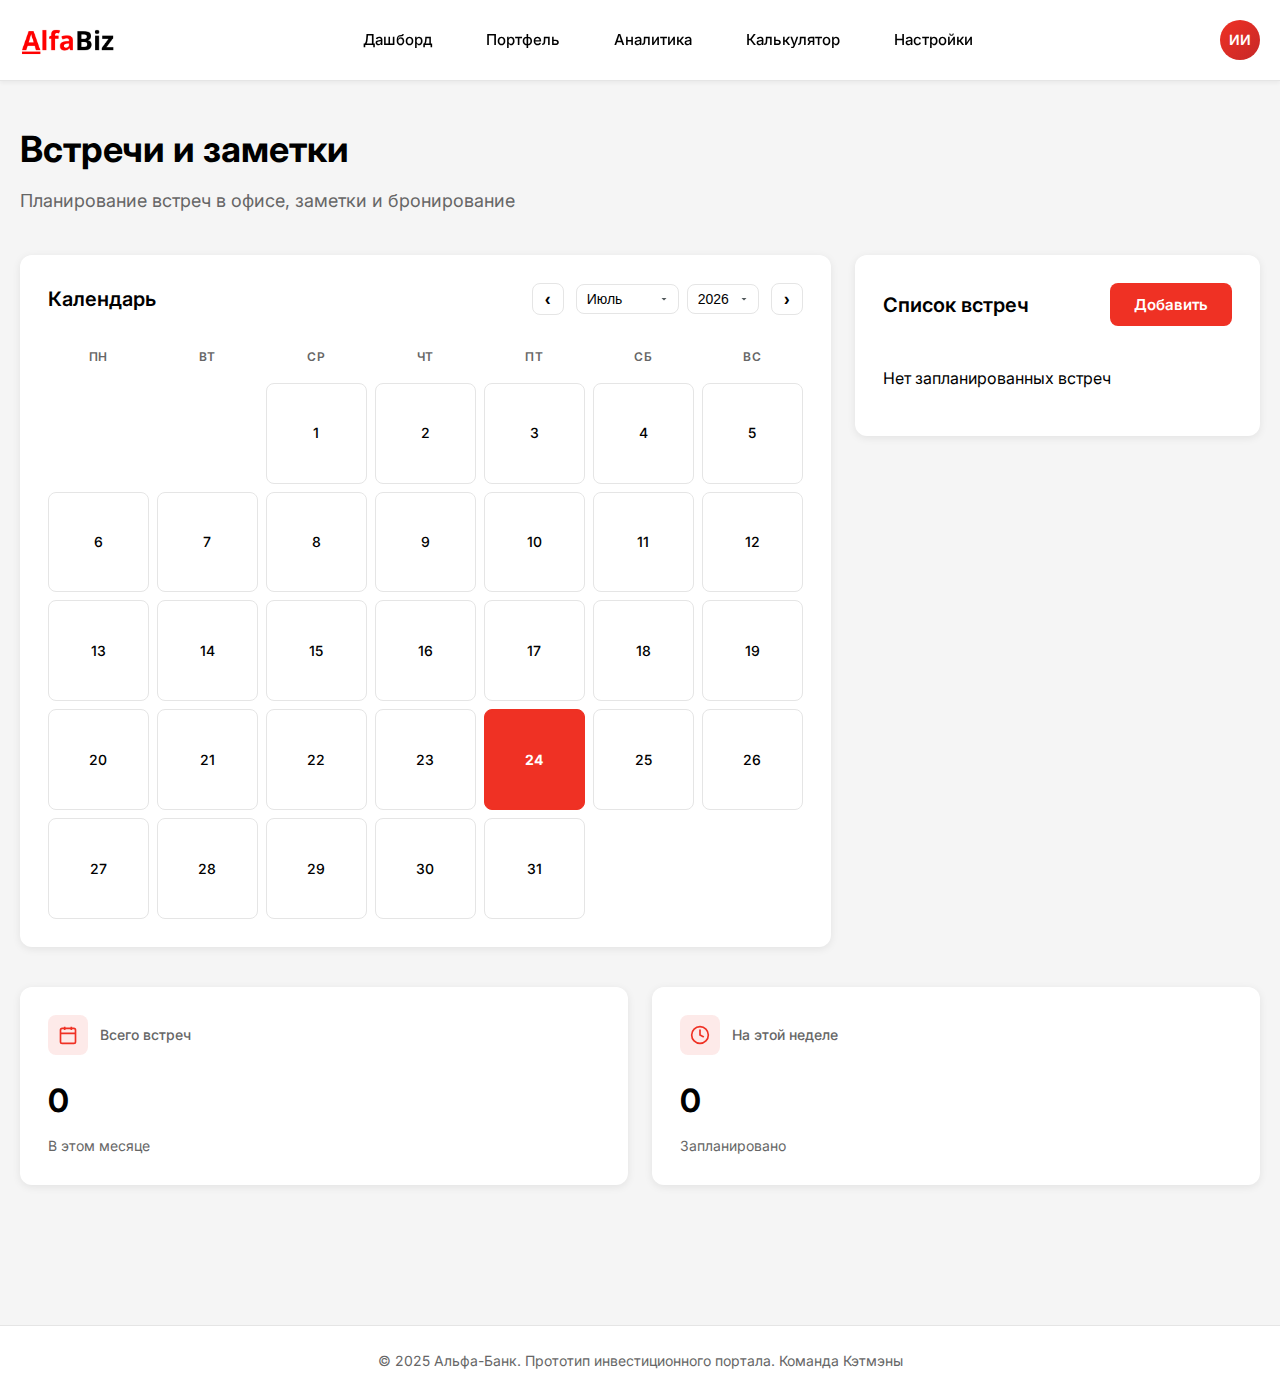
<file: meetings.html>
<!DOCTYPE html>
<html lang="ru">
<head>
    <meta charset="UTF-8">
    <meta name="viewport" content="width=device-width, initial-scale=1.0">
    <title>Встречи | Альфа-Банк Инвестиции</title>
    <link rel="icon" href="icon.ico" type="image/x-icon">
    <link rel="stylesheet" href="styles.css">
    <link rel="preconnect" href="https://fonts.googleapis.com">
    <link rel="preconnect" href="https://fonts.gstatic.com" crossorigin>
    <link href="https://fonts.googleapis.com/css2?family=Inter:wght@300;400;500;600;700&display=swap" rel="stylesheet">
</head>
<body>
    <!-- Header -->
    <header class="header">
            <div class="header-content">
                <div class="logo">
                    <img src="logo.png" alt="Альфа-Банк" class="logo-img" onerror="this.style.display='none'; this.nextElementSibling.style.display='flex';">
                    <div class="logo-text-fallback" style="display: none; flex-direction: column;">
                        <span class="logo-text">АЛЬФА</span>
                        <span class="logo-subtitle">Инвестиции</span>
                    </div>
                </div>
                <nav class="nav nav-desktop">
                    <a href="index.html" class="nav-link">Дашборд</a>
                    <a href="portfolio.html" class="nav-link">Портфель</a>
                    <a href="analytics.html" class="nav-link">Аналитика</a>
                    <a href="calculator.html" class="nav-link">Калькулятор</a>
                    <a href="settings.html" class="nav-link">Настройки</a>
                </nav>
                <div class="user-profile">
                    <div class="user-avatar" id="userMenuBtn">ИИ</div>
                    <div class="user-menu" id="userMenu">
                        <div class="user-menu-welcome">
                            <div class="user-menu-greeting">Добро пожаловать,</div>
                            <div class="user-menu-name">Иван Иванович</div>
                        </div>
                        <div class="menu-divider"></div>
                        <div class="user-menu-mobile">
                            <a href="index.html" class="menu-item">
                                <svg viewBox="0 0 24 24" fill="none" xmlns="http://www.w3.org/2000/svg">
                                    <rect x="3" y="3" width="7" height="7" stroke="currentColor" stroke-width="2"/>
                                    <rect x="14" y="3" width="7" height="7" stroke="currentColor" stroke-width="2"/>
                                    <rect x="3" y="14" width="7" height="7" stroke="currentColor" stroke-width="2"/>
                                    <rect x="14" y="14" width="7" height="7" stroke="currentColor" stroke-width="2"/>
                                </svg>
                                Дашборд
                            </a>
                            <a href="portfolio.html" class="menu-item">
                                <svg viewBox="0 0 24 24" fill="none" xmlns="http://www.w3.org/2000/svg">
                                    <path d="M21 16V8C20.9996 7.64928 20.9071 7.30481 20.7315 7.00116C20.556 6.69751 20.3037 6.44536 20 6.27L13 2.27C12.696 2.09446 12.3511 2.00205 12 2.00205C11.6489 2.00205 11.304 2.09446 11 2.27L4 6.27C3.69626 6.44536 3.44398 6.69751 3.26846 7.00116C3.09294 7.30481 3.00036 7.64928 3 8V16C3.00036 16.3507 3.09294 16.6952 3.26846 16.9988C3.44398 17.3025 3.69626 17.5546 4 17.73L11 21.73C11.304 21.9055 11.6489 21.9979 12 21.9979C12.3511 21.9979 12.696 21.9055 13 21.73L20 17.73C20.3037 17.5546 20.556 17.3025 20.7315 16.9988C20.9071 16.6952 20.9996 16.3507 21 16Z" stroke="currentColor" stroke-width="2" stroke-linecap="round" stroke-linejoin="round"/>
                                </svg>
                                Портфель
                            </a>
                            <a href="analytics.html" class="menu-item">
                                <svg viewBox="0 0 24 24" fill="none" xmlns="http://www.w3.org/2000/svg">
                                    <rect x="3" y="3" width="18" height="18" rx="2" stroke="currentColor" stroke-width="2"/>
                                    <path d="M3 9H21" stroke="currentColor" stroke-width="2"/>
                                    <path d="M9 3V21" stroke="currentColor" stroke-width="2"/>
                                    <path d="M7 13L11 9L14 12L21 5" stroke="currentColor" stroke-width="2" stroke-linecap="round" stroke-linejoin="round"/>
                                </svg>
                                Аналитика
                            </a>
                            <a href="calculator.html" class="menu-item">
                                <svg viewBox="0 0 24 24" fill="none" xmlns="http://www.w3.org/2000/svg">
                                    <rect x="3" y="3" width="18" height="18" rx="2" stroke="currentColor" stroke-width="2"/>
                                    <path d="M8 7H16M8 11H16M8 15H12" stroke="currentColor" stroke-width="2" stroke-linecap="round"/>
                                </svg>
                                Калькулятор
                            </a>
                            <a href="settings.html" class="menu-item">
                                <svg viewBox="0 0 24 24" fill="none" xmlns="http://www.w3.org/2000/svg">
                                    <circle cx="12" cy="12" r="3" stroke="currentColor" stroke-width="2"/>
                                    <path d="M12 1V3M12 21V23M4.22 4.22L5.64 5.64M18.36 18.36L19.78 19.78M1 12H3M21 12H23M4.22 19.78L5.64 18.36M18.36 5.64L19.78 4.22" stroke="currentColor" stroke-width="2" stroke-linecap="round"/>
                                </svg>
                                Настройки
                            </a>
                        </div>
                        <div class="menu-divider"></div>
                        <div class="menu-section-title">Дополнительно</div>
                        <a href="community.html" class="menu-item">
                            <svg viewBox="0 0 24 24" fill="none" xmlns="http://www.w3.org/2000/svg">
                                <path d="M17 21V19C17 17.9391 16.5786 16.9217 15.8284 16.1716C15.0783 15.4214 14.0609 15 13 15H5C3.93913 15 2.92172 15.4214 2.17157 16.1716C1.42143 16.9217 1 17.9391 1 19V21" stroke="currentColor" stroke-width="2" stroke-linecap="round" stroke-linejoin="round"/>
                                <circle cx="9" cy="7" r="4" stroke="currentColor" stroke-width="2"/>
                                <path d="M23 21V19C22.9993 18.1137 22.7044 17.2528 22.1614 16.5523C21.6184 15.8519 20.8581 15.3516 20 15.13" stroke="currentColor" stroke-width="2" stroke-linecap="round" stroke-linejoin="round"/>
                                <path d="M16 3.13C16.8604 3.35031 17.623 3.85071 18.1676 4.55232C18.7122 5.25392 19.0078 6.11683 19.0078 7.005C19.0078 7.89318 18.7122 8.75608 18.1676 9.45769C17.623 10.1593 16.8604 10.6597 16 10.88" stroke="currentColor" stroke-width="2" stroke-linecap="round" stroke-linejoin="round"/>
                            </svg>
                            Сообщество
                        </a>
                        <a href="vault.html" class="menu-item">
                            <svg viewBox="0 0 24 24" fill="none" xmlns="http://www.w3.org/2000/svg">
                                <rect x="3" y="7" width="18" height="14" rx="2" stroke="currentColor" stroke-width="2"/>
                                <path d="M8 7V5C8 3.89543 8.89543 3 10 3H14C15.1046 3 16 3.89543 16 5V7" stroke="currentColor" stroke-width="2"/>
                                <circle cx="12" cy="14" r="2" stroke="currentColor" stroke-width="2"/>
                            </svg>
                            Документы
                        </a>
                        <a href="meetings.html" class="menu-item">
                            <svg viewBox="0 0 24 24" fill="none" xmlns="http://www.w3.org/2000/svg">
                                <rect x="3" y="4" width="18" height="18" rx="2" stroke="currentColor" stroke-width="2"/>
                                <path d="M16 2V6M8 2V6M3 10H21" stroke="currentColor" stroke-width="2"/>
                            </svg>
                            Встречи
                        </a>
                        <a href="office.html" class="menu-item">
                            <svg viewBox="0 0 24 24" fill="none" xmlns="http://www.w3.org/2000/svg">
                                <path d="M3 9L12 2L21 9V20C21 20.5304 20.7893 21.0391 20.4142 21.4142C20.0391 21.7893 19.5304 22 19 22H5C4.46957 22 3.96086 21.7893 3.58579 21.4142C3.21071 21.0391 3 20.5304 3 20V9Z" stroke="currentColor" stroke-width="2" stroke-linecap="round" stroke-linejoin="round"/>
                                <path d="M9 22V12H15V22" stroke="currentColor" stroke-width="2" stroke-linecap="round" stroke-linejoin="round"/>
                            </svg>
                            Офис 2.0
                        </a>
                        <a href="region.html" class="menu-item">
                            <svg viewBox="0 0 24 24" fill="none" xmlns="http://www.w3.org/2000/svg">
                                <path d="M21 10C21 17 12 23 12 23C12 23 3 17 3 10C3 7.61305 3.94821 5.32387 5.63604 3.63604C7.32387 1.94821 9.61305 1 12 1C14.3869 1 16.6761 1.94821 18.364 3.63604C20.0518 5.32387 21 7.61305 21 10Z" stroke="currentColor" stroke-width="2"/>
                                <circle cx="12" cy="10" r="3" stroke="currentColor" stroke-width="2"/>
                            </svg>
                            Регион и офисы
                        </a>
                        <div class="menu-divider"></div>
                        <a href="about.html" class="menu-item">
                            <svg viewBox="0 0 24 24" fill="none" xmlns="http://www.w3.org/2000/svg">
                                <circle cx="12" cy="12" r="10" stroke="currentColor" stroke-width="2"/>
                                <path d="M12 16V12M12 8H12.01" stroke="currentColor" stroke-width="2" stroke-linecap="round"/>
                            </svg>
                            О сайте
                        </a>
                        <a href="support.html" class="menu-item">
                            <svg viewBox="0 0 24 24" fill="none" xmlns="http://www.w3.org/2000/svg">
                                <path d="M21 15C21 15.5304 20.7893 16.0391 20.4142 16.4142C20.0391 16.7893 19.5304 17 19 17H7L3 21V5C3 4.46957 3.21071 3.96086 3.58579 3.58579C3.96086 3.21071 4.46957 3 5 3H19C19.5304 3 20.0391 3.21071 20.4142 3.58579C20.7893 3.96086 21 4.46957 21 5V15Z" stroke="currentColor" stroke-width="2" stroke-linecap="round" stroke-linejoin="round"/>
                            </svg>
                            Техподдержка
                        </a>
                        <div class="menu-divider"></div>
                        <a href="#" class="menu-item menu-item-danger">
                            <svg viewBox="0 0 24 24" fill="none" xmlns="http://www.w3.org/2000/svg">
                                <path d="M9 21H5C4.46957 21 3.96086 20.7893 3.58579 20.4142C3.21071 20.0391 3 19.5304 3 19V5C3 4.46957 3.21071 3.96086 3.58579 3.58579C3.96086 3.21071 4.46957 3 5 3H9" stroke="currentColor" stroke-width="2" stroke-linecap="round" stroke-linejoin="round"/>
                                <path d="M16 17L21 12L16 7" stroke="currentColor" stroke-width="2" stroke-linecap="round" stroke-linejoin="round"/>
                                <path d="M21 12H9" stroke="currentColor" stroke-width="2" stroke-linecap="round" stroke-linejoin="round"/>
                            </svg>
                            Выйти
                        </a>
                    </div>
                </div>
            </div>
        </header>

    <div class="container">
        <!-- Main Content -->
        <main class="main-content">
            <section class="welcome-section">
                <h1 class="welcome-title">Встречи и заметки</h1>
                <p class="welcome-subtitle">Планирование встреч в офисе, заметки и бронирование</p>
            </section>

            <!-- Meetings Grid -->
            <section class="content-grid meetings-grid">
                <!-- Calendar Card -->
                <div class="card meetings-calendar-card">
                    <div class="card-header">
                        <h2 class="card-title">Календарь</h2>
                        <div class="calendar-navigation">
                            <button class="calendar-nav-btn" id="prevMonth" aria-label="Предыдущий месяц">‹</button>
                            <div class="calendar-month-year">
                                <select class="calendar-month-select" id="monthSelect"></select>
                                <select class="calendar-year-select" id="yearSelect"></select>
                            </div>
                            <button class="calendar-nav-btn" id="nextMonth" aria-label="Следующий месяц">›</button>
                        </div>
                    </div>
                    <div class="calendar" id="calendar"></div>
                </div>

                <!-- Meetings List Card -->
                <div class="card meetings-list-card">
                    <div class="card-header">
                        <h2 class="card-title">Список встреч</h2>
                        <button class="btn btn-primary btn-sm" id="addMeetingBtn" data-i18n="btn-add">+ Добавить</button>
                    </div>
                    <ul class="meetings-list" id="meetingsList">
                        <li class="meeting-item">
                            <div class="meeting-time">15 янв, 14:00</div>
                            <div class="meeting-info">
                                <div class="meeting-title">Консультация по кредиту</div>
                                <div class="meeting-room">Переговорная 1</div>
                            </div>
                        </li>
                        <li class="meeting-item">
                            <div class="meeting-time">22 янв, 10:30</div>
                            <div class="meeting-info">
                                <div class="meeting-title">Налоговая консультация</div>
                                <div class="meeting-room">Переговорная 3</div>
                            </div>
                        </li>
                    </ul>
                </div>
            </section>

            <!-- Statistics Card -->
            <section class="stats-grid meetings-stats">
                <div class="stat-card">
                    <div class="stat-header">
                        <div class="stat-icon">
                            <svg viewBox="0 0 24 24" fill="none" xmlns="http://www.w3.org/2000/svg">
                                <rect x="3" y="4" width="18" height="18" rx="2" stroke="#EF3124" stroke-width="2"/>
                                <path d="M16 2V6M8 2V6M3 10H21" stroke="#EF3124" stroke-width="2"/>
                            </svg>
                        </div>
                        <div class="stat-label">Всего встреч</div>
                    </div>
                    <div class="stat-value" id="totalMeetings">12</div>
                    <div class="stat-change">В этом месяце</div>
                </div>
                <div class="stat-card">
                    <div class="stat-header">
                        <div class="stat-icon">
                            <svg viewBox="0 0 24 24" fill="none" xmlns="http://www.w3.org/2000/svg">
                                <circle cx="12" cy="12" r="10" stroke="#EF3124" stroke-width="2"/>
                                <path d="M12 6V12L16 14" stroke="#EF3124" stroke-width="2" stroke-linecap="round"/>
                            </svg>
                        </div>
                        <div class="stat-label">На этой неделе</div>
                    </div>
                    <div class="stat-value" id="weekMeetings">3</div>
                    <div class="stat-change">Запланировано</div>
                </div>
            </section>
        </main>
    </div>

    <!-- Footer -->
    <footer class="footer">
        <div class="container">
            <p>© 2025 Альфа-Банк. Прототип инвестиционного портала. Команда Кэтмэны</p>
        </div>
    </footer>

    <!-- Meeting Modal -->
    <div class="modal-overlay" id="meetingModal" style="display: none;">
        <div class="modal">
            <div class="modal-header">
                <h3 id="modalTitle" data-i18n="btn-add-meeting">Добавить встречу</h3>
                <button class="modal-close" id="closeMeetingModal">&times;</button>
            </div>
            <form class="modal-form" id="meetingForm">
                <div class="form-group">
                    <label for="meetTitle" class="form-label">Тема встречи</label>
                    <input id="meetTitle" type="text" placeholder="Например: консультация по кредиту" required />
                </div>
                <div class="form-group">
                    <label for="meetDate" class="form-label">Дата</label>
                    <input id="meetDate" type="date" required />
                </div>
                <div class="form-group">
                    <label for="meetTime" class="form-label">Время</label>
                    <input id="meetTime" type="time" required />
                </div>
                <div class="form-group">
                    <label class="form-label">Переговорные</label>
                    <div class="room-selection">
                        <div class="toggle">
                            <span>Переговорная 1</span>
                            <div class="switch" data-id="R1"></div>
                        </div>
                        <div class="toggle">
                            <span>Переговорная 2</span>
                            <div class="switch" data-id="R2"></div>
                        </div>
                        <div class="toggle">
                            <span>Переговорная 3</span>
                            <div class="switch" data-id="R3"></div>
                        </div>
                    </div>
                </div>
                <div class="form-group">
                    <label class="form-label">Оборудование</label>
                    <div class="equipment-selection">
                        <div class="toggle">
                            <span>Проектор</span>
                            <div class="switch" data-id="E1" data-kind="eq"></div>
                        </div>
                        <div class="toggle">
                            <span>Доска/флипчарт</span>
                            <div class="switch" data-id="E2" data-kind="eq"></div>
                        </div>
                        <div class="toggle">
                            <span>Видеоконференция</span>
                            <div class="switch" data-id="E3" data-kind="eq"></div>
                        </div>
                    </div>
                </div>
                <div class="form-group">
                    <label for="meetNotes" class="form-label">Заметки</label>
                    <textarea id="meetNotes" rows="3" placeholder="Краткая повестка, документы, участники"></textarea>
                </div>
                <div class="form-actions">
                    <button type="button" class="btn btn-secondary" id="cancelMeetingBtn" data-i18n="btn-cancel">Отмена</button>
                    <button type="submit" class="btn btn-primary" data-i18n="btn-save">Сохранить</button>
                </div>
            </form>
        </div>
    </div>

    <script src="settings.js"></script>
    <script src="script.js"></script>
    <script src="meetings.js"></script>
</body>
</html>
</file>
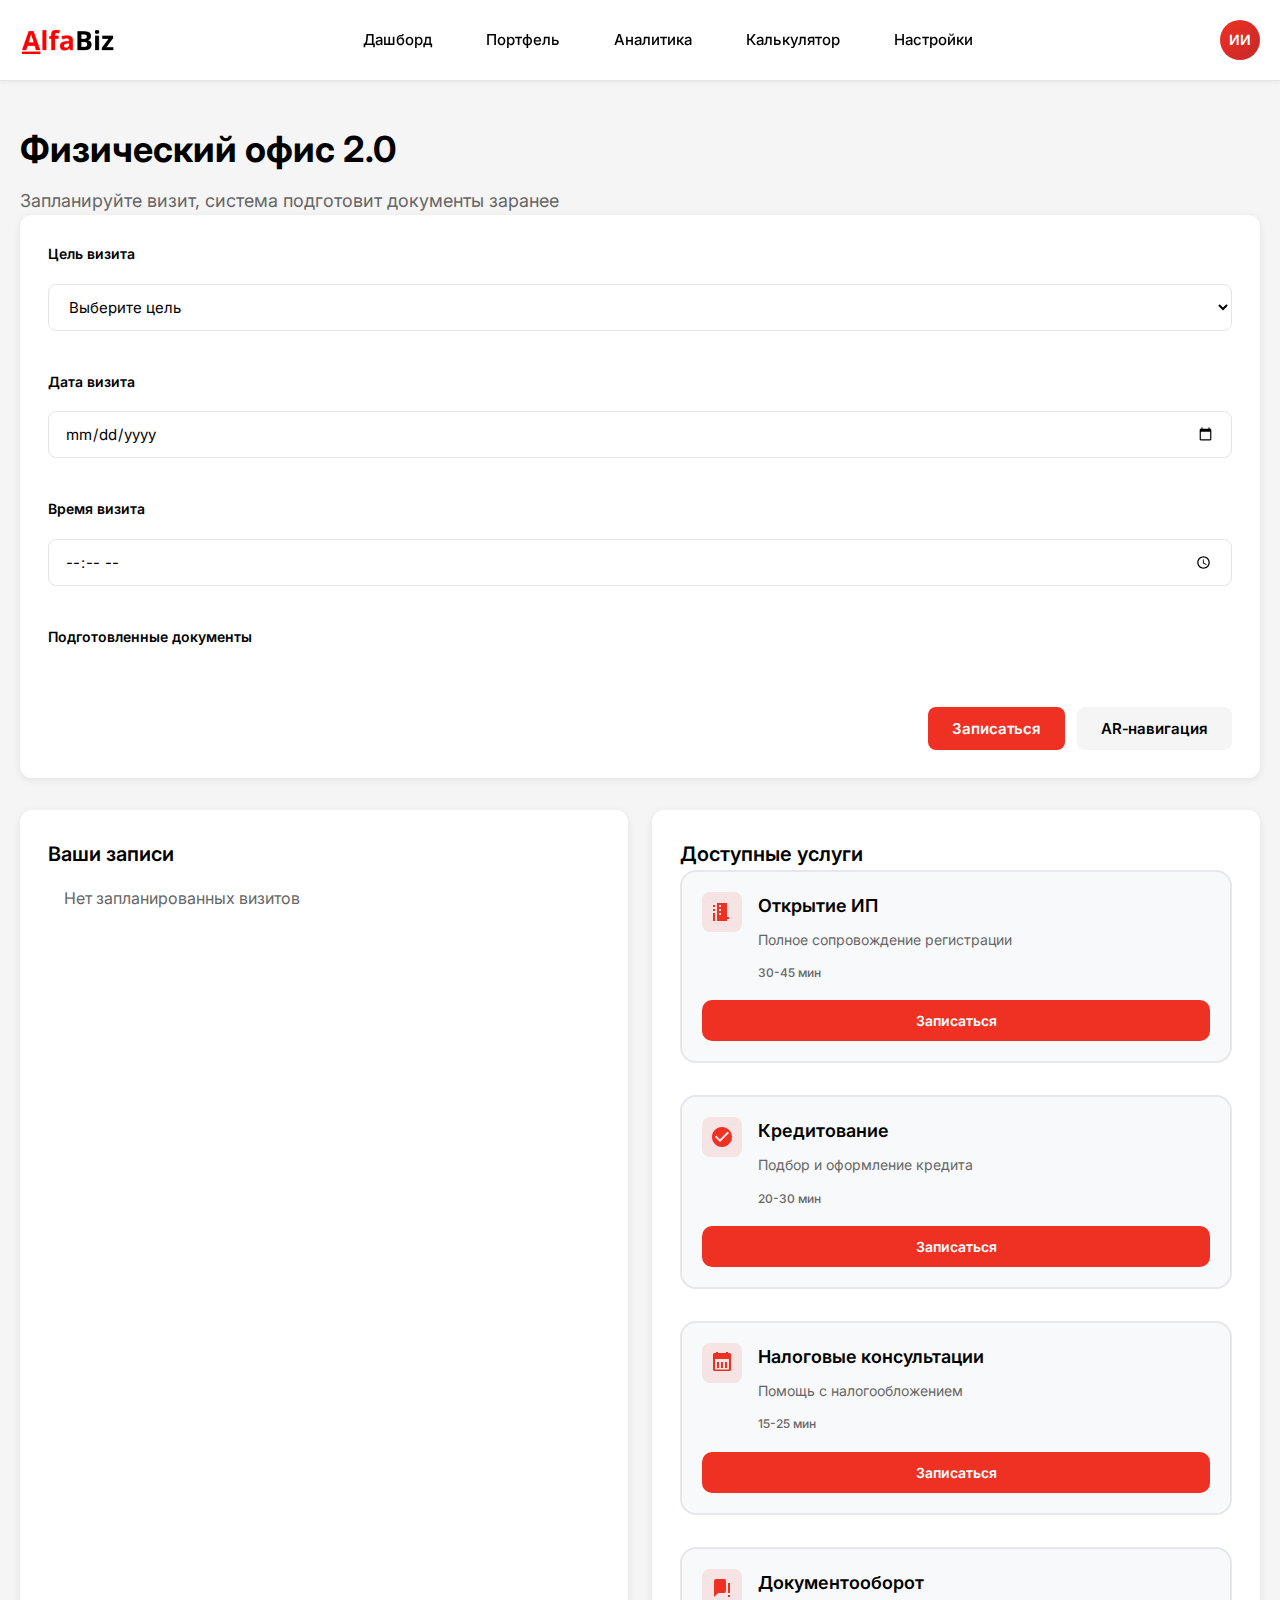
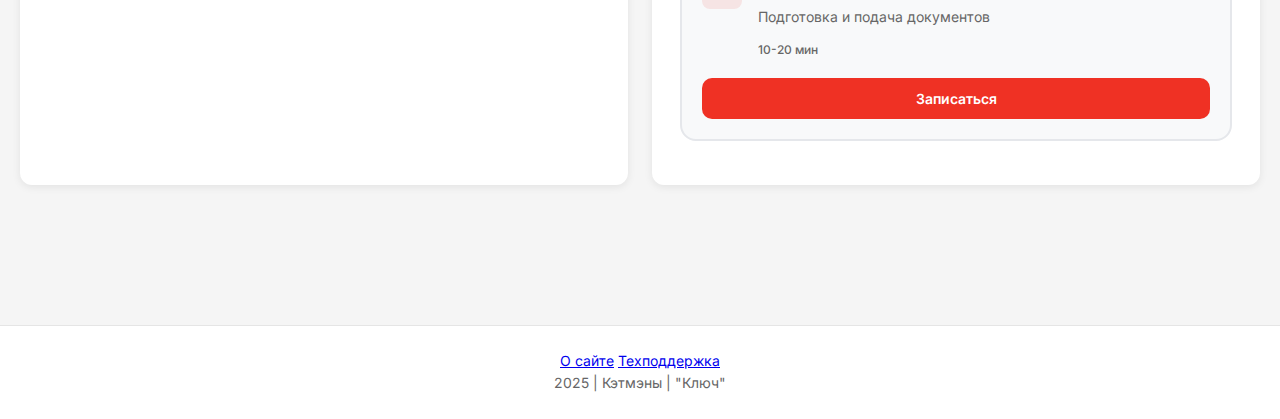
<file: office.html>
<!DOCTYPE html>
<html lang="ru">
<head>
    <meta charset="UTF-8">
    <meta name="viewport" content="width=device-width, initial-scale=1.0">
    <title>Офис 2.0 | Альфа-Банк Инвестиции</title>
    <link rel="icon" href="icon.ico" type="image/x-icon">
    <link rel="stylesheet" href="styles.css">
    <link rel="preconnect" href="https://fonts.googleapis.com">
    <link rel="preconnect" href="https://fonts.gstatic.com" crossorigin>
    <link href="https://fonts.googleapis.com/css2?family=Inter:wght@300;400;500;600;700&display=swap" rel="stylesheet">
    <script>
        // Применяем сохраненные настройки до загрузки страницы
        (function() {
            const savedTheme = localStorage.getItem('theme') || 'light';
            const savedLanguage = localStorage.getItem('language') || 'ru';
            document.documentElement.lang = savedLanguage;
            const isDark = savedTheme === 'dark' || (savedTheme === 'auto' && window.matchMedia('(prefers-color-scheme: dark)').matches);
            
            if (savedTheme === 'dark') {
                document.documentElement.classList.add('theme-dark');
            } else if (savedTheme === 'light') {
                document.documentElement.classList.add('theme-light');
            } else if (savedTheme === 'auto') {
                const prefersDark = window.matchMedia('(prefers-color-scheme: dark)').matches;
                document.documentElement.classList.add(prefersDark ? 'theme-dark' : 'theme-light');
            }
            
            if (isDark) {
                document.addEventListener('DOMContentLoaded', function() {
                    const logoImages = document.querySelectorAll('.logo-img');
                    logoImages.forEach(img => {
                        if (!img.dataset.originalSrc) {
                            img.dataset.originalSrc = img.src;
                        }
                        img.src = 'logo_dark.png';
                    });
                });
            }
        })();
    </script>
</head>
<body>
    <!-- Header -->
    <header class="header">
        <div class="header-content">
            <div class="logo">
                <img src="logo.png" alt="Альфа-Банк" class="logo-img" onerror="this.style.display='none'; this.nextElementSibling.style.display='flex';">
                <div class="logo-text-fallback" style="display: none; flex-direction: column;">
                    <span class="logo-text">АЛЬФА</span>
                    <span class="logo-subtitle">Инвестиции</span>
                </div>
            </div>
            <nav class="nav nav-desktop">
                <a href="index.html" class="nav-link">Дашборд</a>
                <a href="portfolio.html" class="nav-link">Портфель</a>
                <a href="analytics.html" class="nav-link">Аналитика</a>
                <a href="calculator.html" class="nav-link">Калькулятор</a>
                <a href="settings.html" class="nav-link">Настройки</a>
            </nav>
            <div class="user-profile">
                <div class="user-avatar" id="userMenuBtn">ИИ</div>
                <div class="user-menu" id="userMenu">
                    <div class="user-menu-welcome">
                        <div class="user-menu-greeting" data-i18n="menu-welcome">Добро пожаловать,</div>
                        <div class="user-menu-name">Иван Иванович</div>
                    </div>
                    <div class="menu-divider"></div>
                    <div class="user-menu-mobile">
                        <a href="index.html" class="menu-item">
                            <svg viewBox="0 0 24 24" fill="none" xmlns="http://www.w3.org/2000/svg">
                                <rect x="3" y="3" width="7" height="7" stroke="currentColor" stroke-width="2"/>
                                <rect x="14" y="3" width="7" height="7" stroke="currentColor" stroke-width="2"/>
                                <rect x="3" y="14" width="7" height="7" stroke="currentColor" stroke-width="2"/>
                                <rect x="14" y="14" width="7" height="7" stroke="currentColor" stroke-width="2"/>
                            </svg>
                            <span data-i18n="nav-dashboard">Дашборд</span>
                        </a>
                        <a href="portfolio.html" class="menu-item">
                            <svg viewBox="0 0 24 24" fill="none" xmlns="http://www.w3.org/2000/svg">
                                <path d="M21 16V8C20.9996 7.64928 20.9071 7.30481 20.7315 7.00116C20.556 6.69751 20.3037 6.44536 20 6.27L13 2.27C12.696 2.09446 12.3511 2.00205 12 2.00205C11.6489 2.00205 11.304 2.09446 11 2.27L4 6.27C3.69626 6.44536 3.44398 6.69751 3.26846 7.00116C3.09294 7.30481 3.00036 7.64928 3 8V16C3.00036 16.3507 3.09294 16.6952 3.26846 16.9988C3.44398 17.3025 3.69626 17.5546 4 17.73L11 21.73C11.304 21.9055 11.6489 21.9979 12 21.9979C12.3511 21.9979 12.696 21.9055 13 21.73L20 17.73C20.3037 17.5546 20.556 17.3025 20.7315 16.9988C20.9071 16.6952 20.9996 16.3507 21 16Z" stroke="currentColor" stroke-width="2" stroke-linecap="round" stroke-linejoin="round"/>
                            </svg>
                            <span data-i18n="nav-portfolio">Портфель</span>
                        </a>
                        <a href="analytics.html" class="menu-item">
                            <svg viewBox="0 0 24 24" fill="none" xmlns="http://www.w3.org/2000/svg">
                                <rect x="3" y="3" width="18" height="18" rx="2" stroke="currentColor" stroke-width="2"/>
                                <path d="M3 9H21" stroke="currentColor" stroke-width="2"/>
                                <path d="M9 3V21" stroke="currentColor" stroke-width="2"/>
                                <path d="M7 13L11 9L14 12L21 5" stroke="currentColor" stroke-width="2" stroke-linecap="round" stroke-linejoin="round"/>
                            </svg>
                            <span data-i18n="nav-analytics">Аналитика</span>
                        </a>
                        <a href="calculator.html" class="menu-item">
                            <svg viewBox="0 0 24 24" fill="none" xmlns="http://www.w3.org/2000/svg">
                                <rect x="3" y="3" width="18" height="18" rx="2" stroke="currentColor" stroke-width="2"/>
                                <path d="M8 7H16M8 11H16M8 15H12" stroke="currentColor" stroke-width="2" stroke-linecap="round"/>
                            </svg>
                            <span data-i18n="nav-calculator">Калькулятор</span>
                        </a>
                        <a href="settings.html" class="menu-item">
                            <svg viewBox="0 0 24 24" fill="none" xmlns="http://www.w3.org/2000/svg">
                                <circle cx="12" cy="12" r="3" stroke="currentColor" stroke-width="2"/>
                                <path d="M12 1V3M12 21V23M4.22 4.22L5.64 5.64M18.36 18.36L19.78 19.78M1 12H3M21 12H23M4.22 19.78L5.64 18.36M18.36 5.64L19.78 4.22" stroke="currentColor" stroke-width="2" stroke-linecap="round"/>
                            </svg>
                            <span data-i18n="nav-settings">Настройки</span>
                        </a>
                    </div>
                    <div class="menu-divider"></div>
                    <div class="user-menu-additional">
                        <a href="meetings.html" class="menu-item">
                            <svg viewBox="0 0 24 24" fill="none" xmlns="http://www.w3.org/2000/svg">
                                <rect x="3" y="4" width="18" height="18" rx="2" stroke="currentColor" stroke-width="2"/>
                                <path d="M16 2V6M8 2V6M3 10H21" stroke="currentColor" stroke-width="2" stroke-linecap="round"/>
                            </svg>
                            <span data-i18n="menu-meetings">Встречи</span>
                        </a>
                        <a href="office.html" class="menu-item">
                            <svg viewBox="0 0 24 24" fill="none" xmlns="http://www.w3.org/2000/svg">
                                <path d="M3 9L12 2L21 9V20C21 20.5304 20.7893 21.0391 20.4142 21.4142C20.0391 21.7893 19.5304 22 19 22H5C4.46957 22 3.96086 21.7893 3.58579 21.4142C3.21071 21.0391 3 20.5304 3 20V9Z" stroke="currentColor" stroke-width="2" stroke-linecap="round" stroke-linejoin="round"/>
                            </svg>
                            <span data-i18n="menu-office">Офис 2.0</span>
                        </a>
                    </div>
                    <div class="menu-divider"></div>
                    <a href="#" class="menu-item menu-item-danger">
                        <svg viewBox="0 0 24 24" fill="none" xmlns="http://www.w3.org/2000/svg">
                            <path d="M9 21H5C4.46957 21 3.96086 20.7893 3.58579 20.4142C3.21071 20.0391 3 19.5304 3 19V5C3 4.46957 3.21071 3.96086 3.58579 3.58579C3.96086 3.21071 4.46957 3 5 3H9" stroke="currentColor" stroke-width="2" stroke-linecap="round" stroke-linejoin="round"/>
                            <path d="M16 17L21 12L16 7" stroke="currentColor" stroke-width="2" stroke-linecap="round" stroke-linejoin="round"/>
                            <path d="M21 12H9" stroke="currentColor" stroke-width="2" stroke-linecap="round" stroke-linejoin="round"/>
                        </svg>
                        <span data-i18n="menu-logout">Выйти</span>
                    </a>
                </div>
            </div>
        </div>
    </header>

    <!-- Main Content -->
    <main class="main-content">
        <div class="container">
            <h1 class="welcome-title" data-i18n="office-title">Физический офис 2.0</h1>
            <p class="welcome-subtitle" data-i18n="office-subtitle">Запланируйте визит, система подготовит документы заранее</p>

            <!-- Visit Form -->
            <div class="card">
                <form class="calculator-form" id="visitForm">
                    <div class="form-group">
                        <label for="goal" class="form-label" data-i18n="office-goal">Цель визита</label>
                        <select id="goal" name="goal" class="form-select" required>
                            <option value="" disabled selected data-i18n="office-select-goal">Выберите цель</option>
                            <option value="open_ip_credit" data-i18n="office-goal-ip-credit">Открыть ИП + получить кредит</option>
                            <option value="open_ip" data-i18n="office-goal-ip">Открыть ИП</option>
                            <option value="credit" data-i18n="office-goal-credit">Получить кредит</option>
                            <option value="consult_tax" data-i18n="office-goal-tax">Налоговая консультация</option>
                        </select>
                    </div>
                    <div class="form-group">
                        <label for="date" class="form-label" data-i18n="office-date">Дата визита</label>
                        <input id="date" type="date" class="form-input" required />
                    </div>
                    <div class="form-group">
                        <label for="visitTime" class="form-label" data-i18n="office-time">Время визита</label>
                        <input id="visitTime" type="time" class="form-input" required />
                    </div>
                    <div class="form-group">
                        <label class="form-label" data-i18n="office-docs">Подготовленные документы</label>
                        <div id="docs" class="chips-container"></div>
                    </div>
                    <div class="form-actions">
                        <button type="submit" class="btn btn-primary" data-i18n="office-book">Записаться</button>
                        <button type="button" class="btn btn-secondary" id="arGuideBtn" data-i18n="office-ar">AR‑навигация</button>
                    </div>
                    <p class="hint" id="arHint" hidden data-i18n="office-ar-hint">
                        Пройдите к зоне налогового консультанта. Ваш специалист — Мария, ждёт в переговорной 3.
                    </p>
                </form>
            </div>

            <div class="stats-grid" style="grid-template-columns: repeat(auto-fit, minmax(300px, 1fr)); margin-top: 32px;">
                <!-- Appointments List -->
                <div class="card">
                    <h2 class="card-title" data-i18n="office-appointments">Ваши записи</h2>
                    <div class="appointments-list" id="appointmentsList">
                        <!-- Будет заполнено через JS -->
                    </div>
                </div>

                <!-- Services -->
                <div class="card">
                    <h2 class="card-title" data-i18n="office-services">Доступные услуги</h2>
                    <div class="services-grid">
                        <div class="service-item" data-service="ip">
                            <div class="service-item-header">
                                <div class="service-icon">
                                    <svg width="24" height="24" viewBox="0 0 24 24" fill="none" xmlns="http://www.w3.org/2000/svg">
                                        <path d="M3 13h2v8H3zm4-10h10v18H7zm2 2v2h2V5zm0 4v2h2V9zm0 4v2h2v-2zM3 9h2v2H3zm0-4h2v2H3zm0 8h2v2H3zm14 6v-2h2v2z" fill="#ef3124"/>
                                    </svg>
                                </div>
                                <div class="service-content">
                                    <h4 data-i18n="service-ip">Открытие ИП</h4>
                                    <p data-i18n="service-ip-desc">Полное сопровождение регистрации</p>
                                    <span class="service-time">30-45 мин</span>
                                </div>
                            </div>
                            <button class="service-btn btn btn-primary btn-sm" data-service="ip" data-i18n="office-book-service">Записаться</button>
                        </div>
                        <div class="service-item" data-service="credit">
                            <div class="service-item-header">
                                <div class="service-icon">
                                    <svg width="24" height="24" viewBox="0 0 24 24" fill="none" xmlns="http://www.w3.org/2000/svg">
                                        <path d="M12 2C6.48 2 2 6.48 2 12s4.48 10 10 10 10-4.48 10-10S17.52 2 12 2zm-2 15l-5-5 1.41-1.41L10 14.17l7.59-7.59L19 8l-9 9z" fill="#ef3124"/>
                                    </svg>
                                </div>
                                <div class="service-content">
                                    <h4 data-i18n="service-credit">Кредитование</h4>
                                    <p data-i18n="service-credit-desc">Подбор и оформление кредита</p>
                                    <span class="service-time">20-30 мин</span>
                                </div>
                            </div>
                            <button class="service-btn btn btn-primary btn-sm" data-service="credit" data-i18n="office-book-service">Записаться</button>
                        </div>
                        <div class="service-item" data-service="tax">
                            <div class="service-item-header">
                                <div class="service-icon">
                                    <svg width="24" height="24" viewBox="0 0 24 24" fill="none" xmlns="http://www.w3.org/2000/svg">
                                        <path d="M9 11H7v6h2v-6zm4 0h-2v6h2v-6zm4 0h-2v6h2v-6zm2.5-9H18V1h-2v1H8V1H6v1H4.5C3.67 2 3 2.67 3 3.5v15c0 .83.67 1.5 1.5 1.5h15c.83 0 1.5-.67 1.5-1.5v-15c0-.83-.67-1.5-1.5-1.5zM19 18.5H5V8h14v10.5z" fill="#ef3124"/>
                                    </svg>
                                </div>
                                <div class="service-content">
                                    <h4 data-i18n="service-tax">Налоговые консультации</h4>
                                    <p data-i18n="service-tax-desc">Помощь с налогообложением</p>
                                    <span class="service-time">15-25 мин</span>
                                </div>
                            </div>
                            <button class="service-btn btn btn-primary btn-sm" data-service="tax" data-i18n="office-book-service">Записаться</button>
                        </div>
                        <div class="service-item" data-service="docs">
                            <div class="service-item-header">
                                <div class="service-icon">
                                    <svg width="24" height="24" viewBox="0 0 24 24" fill="none" xmlns="http://www.w3.org/2000/svg">
                                        <path d="M14 2H6a2 2 0 0 0-2 2v16l4-4h6a2 2 0 0 0 2-2V4a2 2 0 0 0-2-2m4 4h2v10h-2V6m0 12h2v2h-2z" fill="#ef3124"/>
                                    </svg>
                                </div>
                                <div class="service-content">
                                    <h4 data-i18n="service-docs">Документооборот</h4>
                                    <p data-i18n="service-docs-desc">Подготовка и подача документов</p>
                                    <span class="service-time">10-20 мин</span>
                                </div>
                            </div>
                            <button class="service-btn btn btn-primary btn-sm" data-service="docs" data-i18n="office-book-service">Записаться</button>
                        </div>
                    </div>
                </div>
            </div>
        </div>
    </main>

    <!-- Footer -->
    <footer class="footer">
        <div class="footer-content">
            <div class="footer-links">
                <a href="about.html" class="footer-link" data-i18n="menu-about">О сайте</a>
                <a href="support.html" class="footer-link" data-i18n="menu-support">Техподдержка</a>
            </div>
            <p class="footer-copyright">2025 | Кэтмэны | "Ключ"</p>
        </div>
    </footer>

    <script src="settings.js"></script>
    <script src="script.js"></script>
    <script src="office.js"></script>
</body>
</html>
</file>
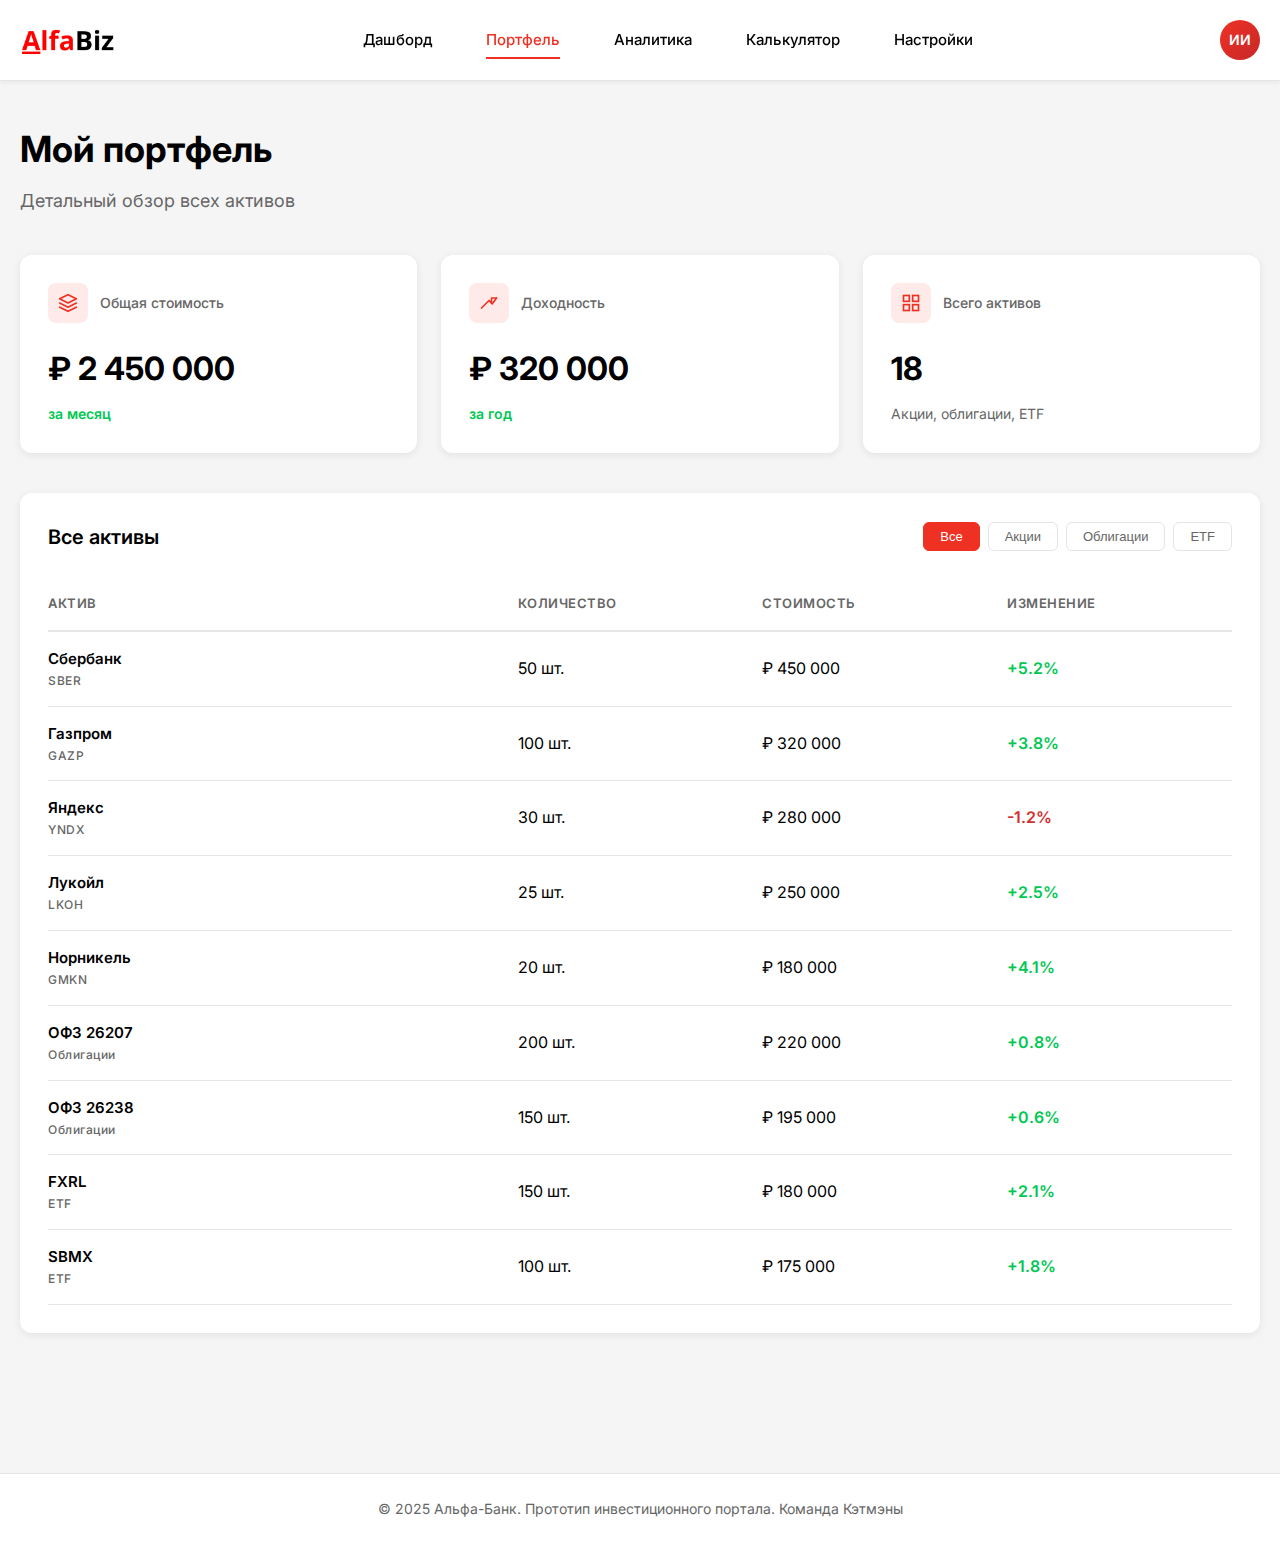
<file: portfolio.html>
<!DOCTYPE html>
<html lang="ru">
<head>
    <meta charset="UTF-8">
    <meta name="viewport" content="width=device-width, initial-scale=1.0">
    <title>Портфель | Альфа-Банк Инвестиции</title>
    <link rel="icon" href="icon.ico" type="image/x-icon">
    <link rel="stylesheet" href="styles.css">
    <link rel="preconnect" href="https://fonts.googleapis.com">
    <link rel="preconnect" href="https://fonts.gstatic.com" crossorigin>
    <link href="https://fonts.googleapis.com/css2?family=Inter:wght@300;400;500;600;700&display=swap" rel="stylesheet">
    <script>
        // Применяем сохраненные настройки до загрузки страницы
        (function() {
            const savedTheme = localStorage.getItem('theme') || 'light';
            const savedLanguage = localStorage.getItem('language') || 'ru';
            const isDark = savedTheme === 'dark' || (savedTheme === 'auto' && window.matchMedia('(prefers-color-scheme: dark)').matches);
            document.documentElement.lang = savedLanguage;
            if (savedTheme === 'dark') {
                document.documentElement.classList.add('theme-dark');
            } else if (savedTheme === 'light') {
                document.documentElement.classList.add('theme-light');
            } else if (savedTheme === 'auto') {
                const prefersDark = window.matchMedia('(prefers-color-scheme: dark)').matches;
                document.documentElement.classList.add(prefersDark ? 'theme-dark' : 'theme-light');
            }
            if (isDark) {
                document.addEventListener('DOMContentLoaded', function() {
                    const logoImages = document.querySelectorAll('.logo-img');
                    logoImages.forEach(img => {
                        if (!img.dataset.originalSrc) {
                            img.dataset.originalSrc = img.src;
                        }
                        img.src = 'logo_dark.png';
                    });
                });
            }
        })();
    </script>
</head>
<body>
    <!-- Header -->
    <header class="header">
            <div class="header-content">
                <div class="logo">
                    <img src="logo.png" alt="Альфа-Банк" class="logo-img" onerror="this.style.display='none'; this.nextElementSibling.style.display='flex';">
                    <div class="logo-text-fallback" style="display: none; flex-direction: column;">
                        <span class="logo-text">АЛЬФА</span>
                        <span class="logo-subtitle">Инвестиции</span>
                    </div>
                </div>
                <nav class="nav nav-desktop">
                    <a href="index.html" class="nav-link">Дашборд</a>
                    <a href="portfolio.html" class="nav-link active">Портфель</a>
                    <a href="analytics.html" class="nav-link">Аналитика</a>
                    <a href="calculator.html" class="nav-link">Калькулятор</a>
                    <a href="settings.html" class="nav-link">Настройки</a>
                </nav>
                <div class="user-profile">
                    <div class="user-avatar" id="userMenuBtn">ИИ</div>
                    <div class="user-menu" id="userMenu">
                        <div class="user-menu-welcome">
                            <div class="user-menu-greeting">Добро пожаловать,</div>
                            <div class="user-menu-name">Иван Иванович</div>
                        </div>
                        <div class="menu-divider"></div>
                        <div class="user-menu-mobile">
                            <a href="index.html" class="menu-item">
                                <svg viewBox="0 0 24 24" fill="none" xmlns="http://www.w3.org/2000/svg">
                                    <rect x="3" y="3" width="7" height="7" stroke="currentColor" stroke-width="2"/>
                                    <rect x="14" y="3" width="7" height="7" stroke="currentColor" stroke-width="2"/>
                                    <rect x="3" y="14" width="7" height="7" stroke="currentColor" stroke-width="2"/>
                                    <rect x="14" y="14" width="7" height="7" stroke="currentColor" stroke-width="2"/>
                                </svg>
                                Дашборд
                            </a>
                            <a href="portfolio.html" class="menu-item">
                                <svg viewBox="0 0 24 24" fill="none" xmlns="http://www.w3.org/2000/svg">
                                    <path d="M21 16V8C20.9996 7.64928 20.9071 7.30481 20.7315 7.00116C20.556 6.69751 20.3037 6.44536 20 6.27L13 2.27C12.696 2.09446 12.3511 2.00205 12 2.00205C11.6489 2.00205 11.304 2.09446 11 2.27L4 6.27C3.69626 6.44536 3.44398 6.69751 3.26846 7.00116C3.09294 7.30481 3.00036 7.64928 3 8V16C3.00036 16.3507 3.09294 16.6952 3.26846 16.9988C3.44398 17.3025 3.69626 17.5546 4 17.73L11 21.73C11.304 21.9055 11.6489 21.9979 12 21.9979C12.3511 21.9979 12.696 21.9055 13 21.73L20 17.73C20.3037 17.5546 20.556 17.3025 20.7315 16.9988C20.9071 16.6952 20.9996 16.3507 21 16Z" stroke="currentColor" stroke-width="2" stroke-linecap="round" stroke-linejoin="round"/>
                                </svg>
                                Портфель
                            </a>
                            <a href="analytics.html" class="menu-item">
                                <svg viewBox="0 0 24 24" fill="none" xmlns="http://www.w3.org/2000/svg">
                                    <rect x="3" y="3" width="18" height="18" rx="2" stroke="currentColor" stroke-width="2"/>
                                    <path d="M3 9H21" stroke="currentColor" stroke-width="2"/>
                                    <path d="M9 3V21" stroke="currentColor" stroke-width="2"/>
                                    <path d="M7 13L11 9L14 12L21 5" stroke="currentColor" stroke-width="2" stroke-linecap="round" stroke-linejoin="round"/>
                                </svg>
                                Аналитика
                            </a>
                            <a href="calculator.html" class="menu-item">
                                <svg viewBox="0 0 24 24" fill="none" xmlns="http://www.w3.org/2000/svg">
                                    <rect x="3" y="3" width="18" height="18" rx="2" stroke="currentColor" stroke-width="2"/>
                                    <path d="M8 7H16M8 11H16M8 15H12" stroke="currentColor" stroke-width="2" stroke-linecap="round"/>
                                </svg>
                                Калькулятор
                            </a>
                            <a href="settings.html" class="menu-item">
                                <svg viewBox="0 0 24 24" fill="none" xmlns="http://www.w3.org/2000/svg">
                                    <circle cx="12" cy="12" r="3" stroke="currentColor" stroke-width="2"/>
                                    <path d="M12 1V3M12 21V23M4.22 4.22L5.64 5.64M18.36 18.36L19.78 19.78M1 12H3M21 12H23M4.22 19.78L5.64 18.36M18.36 5.64L19.78 4.22" stroke="currentColor" stroke-width="2" stroke-linecap="round"/>
                                </svg>
                                Настройки
                            </a>
                        </div>
                        <div class="menu-divider"></div>
                        <div class="menu-section-title">Дополнительно</div>
                        <a href="community.html" class="menu-item">
                            <svg viewBox="0 0 24 24" fill="none" xmlns="http://www.w3.org/2000/svg">
                                <path d="M17 21V19C17 17.9391 16.5786 16.9217 15.8284 16.1716C15.0783 15.4214 14.0609 15 13 15H5C3.93913 15 2.92172 15.4214 2.17157 16.1716C1.42143 16.9217 1 17.9391 1 19V21" stroke="currentColor" stroke-width="2" stroke-linecap="round" stroke-linejoin="round"/>
                                <circle cx="9" cy="7" r="4" stroke="currentColor" stroke-width="2"/>
                                <path d="M23 21V19C22.9993 18.1137 22.7044 17.2528 22.1614 16.5523C21.6184 15.8519 20.8581 15.3516 20 15.13" stroke="currentColor" stroke-width="2" stroke-linecap="round" stroke-linejoin="round"/>
                                <path d="M16 3.13C16.8604 3.35031 17.623 3.85071 18.1676 4.55232C18.7122 5.25392 19.0078 6.11683 19.0078 7.005C19.0078 7.89318 18.7122 8.75608 18.1676 9.45769C17.623 10.1593 16.8604 10.6597 16 10.88" stroke="currentColor" stroke-width="2" stroke-linecap="round" stroke-linejoin="round"/>
                            </svg>
                            Сообщество
                        </a>
                        <a href="vault.html" class="menu-item">
                            <svg viewBox="0 0 24 24" fill="none" xmlns="http://www.w3.org/2000/svg">
                                <rect x="3" y="7" width="18" height="14" rx="2" stroke="currentColor" stroke-width="2"/>
                                <path d="M8 7V5C8 3.89543 8.89543 3 10 3H14C15.1046 3 16 3.89543 16 5V7" stroke="currentColor" stroke-width="2"/>
                                <circle cx="12" cy="14" r="2" stroke="currentColor" stroke-width="2"/>
                            </svg>
                            Документы
                        </a>
                        <a href="meetings.html" class="menu-item">
                            <svg viewBox="0 0 24 24" fill="none" xmlns="http://www.w3.org/2000/svg">
                                <rect x="3" y="4" width="18" height="18" rx="2" stroke="currentColor" stroke-width="2"/>
                                <path d="M16 2V6M8 2V6M3 10H21" stroke="currentColor" stroke-width="2"/>
                            </svg>
                            Встречи
                        </a>
                        <a href="office.html" class="menu-item">
                            <svg viewBox="0 0 24 24" fill="none" xmlns="http://www.w3.org/2000/svg">
                                <path d="M3 9L12 2L21 9V20C21 20.5304 20.7893 21.0391 20.4142 21.4142C20.0391 21.7893 19.5304 22 19 22H5C4.46957 22 3.96086 21.7893 3.58579 21.4142C3.21071 21.0391 3 20.5304 3 20V9Z" stroke="currentColor" stroke-width="2" stroke-linecap="round" stroke-linejoin="round"/>
                                <path d="M9 22V12H15V22" stroke="currentColor" stroke-width="2" stroke-linecap="round" stroke-linejoin="round"/>
                            </svg>
                            Офис 2.0
                        </a>
                        <a href="region.html" class="menu-item">
                            <svg viewBox="0 0 24 24" fill="none" xmlns="http://www.w3.org/2000/svg">
                                <path d="M21 10C21 17 12 23 12 23C12 23 3 17 3 10C3 7.61305 3.94821 5.32387 5.63604 3.63604C7.32387 1.94821 9.61305 1 12 1C14.3869 1 16.6761 1.94821 18.364 3.63604C20.0518 5.32387 21 7.61305 21 10Z" stroke="currentColor" stroke-width="2"/>
                                <circle cx="12" cy="10" r="3" stroke="currentColor" stroke-width="2"/>
                            </svg>
                            Регион и офисы
                        </a>
                        <div class="menu-divider"></div>
                        <a href="about.html" class="menu-item">
                            <svg viewBox="0 0 24 24" fill="none" xmlns="http://www.w3.org/2000/svg">
                                <circle cx="12" cy="12" r="10" stroke="currentColor" stroke-width="2"/>
                                <path d="M12 16V12M12 8H12.01" stroke="currentColor" stroke-width="2" stroke-linecap="round"/>
                            </svg>
                            О сайте
                        </a>
                        <a href="support.html" class="menu-item">
                            <svg viewBox="0 0 24 24" fill="none" xmlns="http://www.w3.org/2000/svg">
                                <path d="M21 15C21 15.5304 20.7893 16.0391 20.4142 16.4142C20.0391 16.7893 19.5304 17 19 17H7L3 21V5C3 4.46957 3.21071 3.96086 3.58579 3.58579C3.96086 3.21071 4.46957 3 5 3H19C19.5304 3 20.0391 3.21071 20.4142 3.58579C20.7893 3.96086 21 4.46957 21 5V15Z" stroke="currentColor" stroke-width="2" stroke-linecap="round" stroke-linejoin="round"/>
                            </svg>
                            Техподдержка
                        </a>
                        <div class="menu-divider"></div>
                        <a href="#" class="menu-item menu-item-danger">
                            <svg viewBox="0 0 24 24" fill="none" xmlns="http://www.w3.org/2000/svg">
                                <path d="M9 21H5C4.46957 21 3.96086 20.7893 3.58579 20.4142C3.21071 20.0391 3 19.5304 3 19V5C3 4.46957 3.21071 3.96086 3.58579 3.58579C3.96086 3.21071 4.46957 3 5 3H9" stroke="currentColor" stroke-width="2" stroke-linecap="round" stroke-linejoin="round"/>
                                <path d="M16 17L21 12L16 7" stroke="currentColor" stroke-width="2" stroke-linecap="round" stroke-linejoin="round"/>
                                <path d="M21 12H9" stroke="currentColor" stroke-width="2" stroke-linecap="round" stroke-linejoin="round"/>
                            </svg>
                            Выйти
                        </a>
                    </div>
                </div>
            </div>
        </header>

    <div class="container">
        <!-- Main Content -->
        <main class="main-content">
            <section class="welcome-section">
                <h1 class="welcome-title" data-i18n="portfolio-title">Мой портфель</h1>
                <p class="welcome-subtitle" data-i18n="portfolio-subtitle">Детальный обзор всех активов</p>
            </section>

            <!-- Portfolio Summary -->
            <section class="stats-grid portfolio-summary">
                <div class="stat-card">
                    <div class="stat-header">
                        <div class="stat-icon">
                            <svg viewBox="0 0 24 24" fill="none" xmlns="http://www.w3.org/2000/svg">
                                <path d="M12 2L2 7L12 12L22 7L12 2Z" stroke="#EF3124" stroke-width="2" stroke-linecap="round" stroke-linejoin="round"/>
                                <path d="M2 17L12 22L22 17" stroke="#EF3124" stroke-width="2" stroke-linecap="round" stroke-linejoin="round"/>
                                <path d="M2 12L12 17L22 12" stroke="#EF3124" stroke-width="2" stroke-linecap="round" stroke-linejoin="round"/>
                            </svg>
                        </div>
                        <div class="stat-label" data-i18n="portfolio-total">Общая стоимость</div>
                    </div>
                    <div class="stat-value">₽ 2 450 000</div>
                    <div class="stat-change positive" data-i18n="stat-change-month">+12.5% за месяц</div>
                </div>
                <div class="stat-card">
                    <div class="stat-header">
                        <div class="stat-icon">
                            <svg viewBox="0 0 24 24" fill="none" xmlns="http://www.w3.org/2000/svg">
                                <path d="M3 18L12 9L16 13L21 6" stroke="#EF3124" stroke-width="2" stroke-linecap="round" stroke-linejoin="round"/>
                                <path d="M21 6H15V12" stroke="#EF3124" stroke-width="2" stroke-linecap="round" stroke-linejoin="round"/>
                            </svg>
                        </div>
                        <div class="stat-label" data-i18n="portfolio-yield">Доходность</div>
                    </div>
                    <div class="stat-value">₽ 320 000</div>
                    <div class="stat-change positive" data-i18n="stat-change-year">+15.2% за год</div>
                </div>
                <div class="stat-card">
                    <div class="stat-header">
                        <div class="stat-icon">
                            <svg viewBox="0 0 24 24" fill="none" xmlns="http://www.w3.org/2000/svg">
                                <rect x="3" y="3" width="7" height="7" stroke="#EF3124" stroke-width="2"/>
                                <rect x="14" y="3" width="7" height="7" stroke="#EF3124" stroke-width="2"/>
                                <rect x="3" y="14" width="7" height="7" stroke="#EF3124" stroke-width="2"/>
                                <rect x="14" y="14" width="7" height="7" stroke="#EF3124" stroke-width="2"/>
                            </svg>
                        </div>
                        <div class="stat-label" data-i18n="portfolio-assets">Всего активов</div>
                    </div>
                    <div class="stat-value">18</div>
                    <div class="stat-change">Акции, облигации, ETF</div>
                </div>
            </section>

            <!-- All Holdings -->
            <section class="holdings-section">
                <div class="card">
                    <div class="card-header">
                        <h2 class="card-title" data-i18n="portfolio-all">Все активы</h2>
                        <div class="portfolio-filters">
                            <button class="filter-btn active" data-filter="all" data-i18n="filter-all">Все</button>
                            <button class="filter-btn" data-filter="stocks" data-i18n="filter-stocks">Акции</button>
                            <button class="filter-btn" data-filter="bonds" data-i18n="filter-bonds">Облигации</button>
                            <button class="filter-btn" data-filter="etf" data-i18n="filter-etf">ETF</button>
                        </div>
                    </div>
                    <div class="holdings-table">
                        <div class="table-header">
                            <div class="table-col" data-i18n="table-asset">Актив</div>
                            <div class="table-col" data-i18n="table-quantity">Количество</div>
                            <div class="table-col" data-i18n="table-cost">Стоимость</div>
                            <div class="table-col" data-i18n="table-change">Изменение</div>
                        </div>
                        <div class="table-row" data-type="stocks">
                            <div class="table-col">
                                <div class="asset-name">Сбербанк</div>
                                <div class="asset-ticker">SBER</div>
                            </div>
                            <div class="table-col">50 шт.</div>
                            <div class="table-col">₽ 450 000</div>
                            <div class="table-col positive">+5.2%</div>
                        </div>
                        <div class="table-row" data-type="stocks">
                            <div class="table-col">
                                <div class="asset-name">Газпром</div>
                                <div class="asset-ticker">GAZP</div>
                            </div>
                            <div class="table-col">100 шт.</div>
                            <div class="table-col">₽ 320 000</div>
                            <div class="table-col positive">+3.8%</div>
                        </div>
                        <div class="table-row" data-type="stocks">
                            <div class="table-col">
                                <div class="asset-name">Яндекс</div>
                                <div class="asset-ticker">YNDX</div>
                            </div>
                            <div class="table-col">30 шт.</div>
                            <div class="table-col">₽ 280 000</div>
                            <div class="table-col negative">-1.2%</div>
                        </div>
                        <div class="table-row" data-type="stocks">
                            <div class="table-col">
                                <div class="asset-name">Лукойл</div>
                                <div class="asset-ticker">LKOH</div>
                            </div>
                            <div class="table-col">25 шт.</div>
                            <div class="table-col">₽ 250 000</div>
                            <div class="table-col positive">+2.5%</div>
                        </div>
                        <div class="table-row" data-type="stocks">
                            <div class="table-col">
                                <div class="asset-name">Норникель</div>
                                <div class="asset-ticker">GMKN</div>
                            </div>
                            <div class="table-col">20 шт.</div>
                            <div class="table-col">₽ 180 000</div>
                            <div class="table-col positive">+4.1%</div>
                        </div>
                        <div class="table-row" data-type="bonds">
                            <div class="table-col">
                                <div class="asset-name">ОФЗ 26207</div>
                                <div class="asset-ticker">Облигации</div>
                            </div>
                            <div class="table-col">200 шт.</div>
                            <div class="table-col">₽ 220 000</div>
                            <div class="table-col positive">+0.8%</div>
                        </div>
                        <div class="table-row" data-type="bonds">
                            <div class="table-col">
                                <div class="asset-name">ОФЗ 26238</div>
                                <div class="asset-ticker">Облигации</div>
                            </div>
                            <div class="table-col">150 шт.</div>
                            <div class="table-col">₽ 195 000</div>
                            <div class="table-col positive">+0.6%</div>
                        </div>
                        <div class="table-row" data-type="etf">
                            <div class="table-col">
                                <div class="asset-name">FXRL</div>
                                <div class="asset-ticker">ETF</div>
                            </div>
                            <div class="table-col">150 шт.</div>
                            <div class="table-col">₽ 180 000</div>
                            <div class="table-col positive">+2.1%</div>
                        </div>
                        <div class="table-row" data-type="etf">
                            <div class="table-col">
                                <div class="asset-name">SBMX</div>
                                <div class="asset-ticker">ETF</div>
                            </div>
                            <div class="table-col">100 шт.</div>
                            <div class="table-col">₽ 175 000</div>
                            <div class="table-col positive">+1.8%</div>
                        </div>
                    </div>
                </div>
            </section>
        </main>
    </div>

    <!-- Footer -->
    <footer class="footer">
        <div class="container">
            <p>© 2025 Альфа-Банк. Прототип инвестиционного портала. Команда Кэтмэны</p>
        </div>
    </footer>

    <script src="settings.js"></script>
    <script src="script.js"></script>
    <script src="portfolio.js"></script>
</body>
</html>
</file>
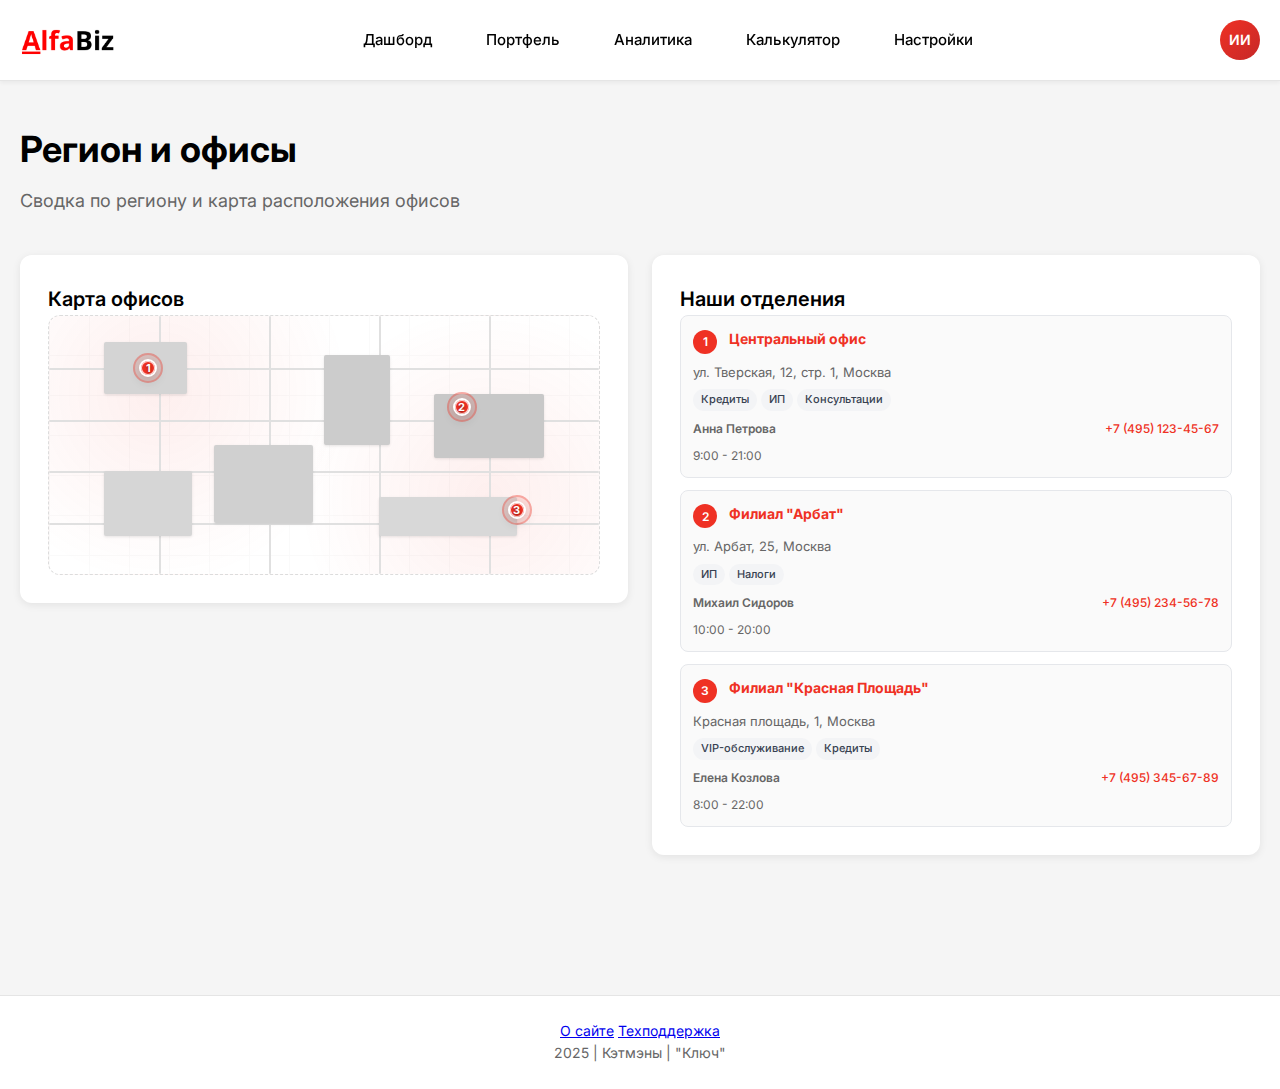
<file: region.html>
<!DOCTYPE html>
<html lang="ru">
<head>
    <meta charset="UTF-8">
    <meta name="viewport" content="width=device-width, initial-scale=1.0">
    <title>Регион и офисы | Альфа-Банк Инвестиции</title>
    <link rel="icon" href="icon.ico" type="image/x-icon">
    <link rel="stylesheet" href="styles.css">
    <link rel="preconnect" href="https://fonts.googleapis.com">
    <link rel="preconnect" href="https://fonts.gstatic.com" crossorigin>
    <link href="https://fonts.googleapis.com/css2?family=Inter:wght@300;400;500;600;700&display=swap" rel="stylesheet">
    <script>
        // Применяем сохраненные настройки до загрузки страницы
        (function() {
            const savedTheme = localStorage.getItem('theme') || 'light';
            const savedLanguage = localStorage.getItem('language') || 'ru';
            document.documentElement.lang = savedLanguage;
            const isDark = savedTheme === 'dark' || (savedTheme === 'auto' && window.matchMedia('(prefers-color-scheme: dark)').matches);
            
            if (savedTheme === 'dark') {
                document.documentElement.classList.add('theme-dark');
            } else if (savedTheme === 'light') {
                document.documentElement.classList.add('theme-light');
            } else if (savedTheme === 'auto') {
                const prefersDark = window.matchMedia('(prefers-color-scheme: dark)').matches;
                document.documentElement.classList.add(prefersDark ? 'theme-dark' : 'theme-light');
            }
            
            if (isDark) {
                document.addEventListener('DOMContentLoaded', function() {
                    const logoImages = document.querySelectorAll('.logo-img');
                    logoImages.forEach(img => {
                        if (!img.dataset.originalSrc) {
                            img.dataset.originalSrc = img.src;
                        }
                        img.src = 'logo_dark.png';
                    });
                });
            }
        })();
    </script>
</head>
<body>
    <!-- Header -->
    <header class="header">
        <div class="header-content">
            <div class="logo">
                <img src="logo.png" alt="Альфа-Банк" class="logo-img" onerror="this.style.display='none'; this.nextElementSibling.style.display='flex';">
                <div class="logo-text-fallback" style="display: none; flex-direction: column;">
                    <span class="logo-text">АЛЬФА</span>
                    <span class="logo-subtitle">Инвестиции</span>
                </div>
            </div>
            <nav class="nav nav-desktop">
                <a href="index.html" class="nav-link">Дашборд</a>
                <a href="portfolio.html" class="nav-link">Портфель</a>
                <a href="analytics.html" class="nav-link">Аналитика</a>
                <a href="calculator.html" class="nav-link">Калькулятор</a>
                <a href="settings.html" class="nav-link">Настройки</a>
            </nav>
            <div class="user-profile">
                <div class="user-avatar" id="userMenuBtn">ИИ</div>
                <div class="user-menu" id="userMenu">
                    <div class="user-menu-welcome">
                        <div class="user-menu-greeting" data-i18n="menu-welcome">Добро пожаловать,</div>
                        <div class="user-menu-name">Иван Иванович</div>
                    </div>
                    <div class="menu-divider"></div>
                    <div class="user-menu-mobile">
                        <a href="index.html" class="menu-item">
                            <svg viewBox="0 0 24 24" fill="none" xmlns="http://www.w3.org/2000/svg">
                                <rect x="3" y="3" width="7" height="7" stroke="currentColor" stroke-width="2"/>
                                <rect x="14" y="3" width="7" height="7" stroke="currentColor" stroke-width="2"/>
                                <rect x="3" y="14" width="7" height="7" stroke="currentColor" stroke-width="2"/>
                                <rect x="14" y="14" width="7" height="7" stroke="currentColor" stroke-width="2"/>
                            </svg>
                            Дашборд
                        </a>
                        <a href="portfolio.html" class="menu-item">
                            <svg viewBox="0 0 24 24" fill="none" xmlns="http://www.w3.org/2000/svg">
                                <path d="M21 16V8C20.9996 7.64928 20.9071 7.30481 20.7315 7.00116C20.556 6.69751 20.3037 6.44536 20 6.27L13 2.27C12.696 2.09446 12.3511 2.00205 12 2.00205C11.6489 2.00205 11.304 2.09446 11 2.27L4 6.27C3.69626 6.44536 3.44398 6.69751 3.26846 7.00116C3.09294 7.30481 3.00036 7.64928 3 8V16C3.00036 16.3507 3.09294 16.6952 3.26846 16.9988C3.44398 17.3025 3.69626 17.5546 4 17.73L11 21.73C11.304 21.9055 11.6489 21.9979 12 21.9979C12.3511 21.9979 12.696 21.9055 13 21.73L20 17.73C20.3037 17.5546 20.556 17.3025 20.7315 16.9988C20.9071 16.6952 20.9996 16.3507 21 16Z" stroke="currentColor" stroke-width="2" stroke-linecap="round" stroke-linejoin="round"/>
                            </svg>
                            Портфель
                        </a>
                        <a href="analytics.html" class="menu-item">
                            <svg viewBox="0 0 24 24" fill="none" xmlns="http://www.w3.org/2000/svg">
                                <rect x="3" y="3" width="18" height="18" rx="2" stroke="currentColor" stroke-width="2"/>
                                <path d="M3 9H21" stroke="currentColor" stroke-width="2"/>
                                <path d="M9 3V21" stroke="currentColor" stroke-width="2"/>
                                <path d="M7 13L11 9L14 12L21 5" stroke="currentColor" stroke-width="2" stroke-linecap="round" stroke-linejoin="round"/>
                            </svg>
                            Аналитика
                        </a>
                        <a href="calculator.html" class="menu-item">
                            <svg viewBox="0 0 24 24" fill="none" xmlns="http://www.w3.org/2000/svg">
                                <rect x="3" y="3" width="18" height="18" rx="2" stroke="currentColor" stroke-width="2"/>
                                <path d="M8 7H16M8 11H16M8 15H12" stroke="currentColor" stroke-width="2" stroke-linecap="round"/>
                            </svg>
                            Калькулятор
                        </a>
                        <a href="settings.html" class="menu-item">
                            <svg viewBox="0 0 24 24" fill="none" xmlns="http://www.w3.org/2000/svg">
                                <circle cx="12" cy="12" r="3" stroke="currentColor" stroke-width="2"/>
                                <path d="M12 1V3M12 21V23M4.22 4.22L5.64 5.64M18.36 18.36L19.78 19.78M1 12H3M21 12H23M4.22 19.78L5.64 18.36M18.36 5.64L19.78 4.22" stroke="currentColor" stroke-width="2" stroke-linecap="round"/>
                            </svg>
                            Настройки
                        </a>
                    </div>
                    <div class="menu-divider"></div>
                    <div class="menu-section-title">Дополнительно</div>
                    <a href="community.html" class="menu-item">
                        <svg viewBox="0 0 24 24" fill="none" xmlns="http://www.w3.org/2000/svg">
                            <path d="M17 21V19C17 17.9391 16.5786 16.9217 15.8284 16.1716C15.0783 15.4214 14.0609 15 13 15H5C3.93913 15 2.92172 15.4214 2.17157 16.1716C1.42143 16.9217 1 17.9391 1 19V21" stroke="currentColor" stroke-width="2" stroke-linecap="round" stroke-linejoin="round"/>
                            <circle cx="9" cy="7" r="4" stroke="currentColor" stroke-width="2"/>
                            <path d="M23 21V19C22.9993 18.1137 22.7044 17.2528 22.1614 16.5523C21.6184 15.8519 20.8581 15.3516 20 15.13" stroke="currentColor" stroke-width="2" stroke-linecap="round" stroke-linejoin="round"/>
                            <path d="M16 3.13C16.8604 3.35031 17.623 3.85071 18.1676 4.55232C18.7122 5.25392 19.0078 6.11683 19.0078 7.005C19.0078 7.89318 18.7122 8.75608 18.1676 9.45769C17.623 10.1593 16.8604 10.6597 16 10.88" stroke="currentColor" stroke-width="2" stroke-linecap="round" stroke-linejoin="round"/>
                        </svg>
                        Сообщество
                    </a>
                    <a href="vault.html" class="menu-item">
                        <svg viewBox="0 0 24 24" fill="none" xmlns="http://www.w3.org/2000/svg">
                            <rect x="3" y="7" width="18" height="14" rx="2" stroke="currentColor" stroke-width="2"/>
                            <path d="M8 7V5C8 3.89543 8.89543 3 10 3H14C15.1046 3 16 3.89543 16 5V7" stroke="currentColor" stroke-width="2"/>
                            <circle cx="12" cy="14" r="2" stroke="currentColor" stroke-width="2"/>
                        </svg>
                        Документы
                    </a>
                    <a href="meetings.html" class="menu-item">
                        <svg viewBox="0 0 24 24" fill="none" xmlns="http://www.w3.org/2000/svg">
                            <rect x="3" y="4" width="18" height="18" rx="2" stroke="currentColor" stroke-width="2"/>
                            <path d="M16 2V6M8 2V6M3 10H21" stroke="currentColor" stroke-width="2"/>
                        </svg>
                        Встречи
                    </a>
                    <a href="office.html" class="menu-item">
                        <svg viewBox="0 0 24 24" fill="none" xmlns="http://www.w3.org/2000/svg">
                            <path d="M3 9L12 2L21 9V20C21 20.5304 20.7893 21.0391 20.4142 21.4142C20.0391 21.7893 19.5304 22 19 22H5C4.46957 22 3.96086 21.7893 3.58579 21.4142C3.21071 21.0391 3 20.5304 3 20V9Z" stroke="currentColor" stroke-width="2" stroke-linecap="round" stroke-linejoin="round"/>
                            <path d="M9 22V12H15V22" stroke="currentColor" stroke-width="2" stroke-linecap="round" stroke-linejoin="round"/>
                        </svg>
                        Офис 2.0
                    </a>
                    <a href="region.html" class="menu-item">
                        <svg viewBox="0 0 24 24" fill="none" xmlns="http://www.w3.org/2000/svg">
                            <path d="M21 10C21 17 12 23 12 23C12 23 3 17 3 10C3 7.61305 3.94821 5.32387 5.63604 3.63604C7.32387 1.94821 9.61305 1 12 1C14.3869 1 16.6761 1.94821 18.364 3.63604C20.0518 5.32387 21 7.61305 21 10Z" stroke="currentColor" stroke-width="2"/>
                            <circle cx="12" cy="10" r="3" stroke="currentColor" stroke-width="2"/>
                        </svg>
                        Регион и офисы
                    </a>
                    <div class="menu-divider"></div>
                    <a href="about.html" class="menu-item">
                        <svg viewBox="0 0 24 24" fill="none" xmlns="http://www.w3.org/2000/svg">
                            <circle cx="12" cy="12" r="10" stroke="currentColor" stroke-width="2"/>
                            <path d="M12 16V12M12 8H12.01" stroke="currentColor" stroke-width="2" stroke-linecap="round"/>
                        </svg>
                        О сайте
                    </a>
                    <a href="support.html" class="menu-item">
                        <svg viewBox="0 0 24 24" fill="none" xmlns="http://www.w3.org/2000/svg">
                            <path d="M21 15C21 15.5304 20.7893 16.0391 20.4142 16.4142C20.0391 16.7893 19.5304 17 19 17H7L3 21V5C3 4.46957 3.21071 3.96086 3.58579 3.58579C3.96086 3.21071 4.46957 3 5 3H19C19.5304 3 20.0391 3.21071 20.4142 3.58579C20.7893 3.96086 21 4.46957 21 5V15Z" stroke="currentColor" stroke-width="2" stroke-linecap="round" stroke-linejoin="round"/>
                        </svg>
                        Техподдержка
                    </a>
                    <div class="menu-divider"></div>
                    <a href="#" class="menu-item menu-item-danger">
                        <svg viewBox="0 0 24 24" fill="none" xmlns="http://www.w3.org/2000/svg">
                            <path d="M9 21H5C4.46957 21 3.96086 20.7893 3.58579 20.4142C3.21071 20.0391 3 19.5304 3 19V5C3 4.46957 3.21071 3.96086 3.58579 3.58579C3.96086 3.21071 4.46957 3 5 3H9" stroke="currentColor" stroke-width="2" stroke-linecap="round" stroke-linejoin="round"/>
                            <path d="M16 17L21 12L16 7" stroke="currentColor" stroke-width="2" stroke-linecap="round" stroke-linejoin="round"/>
                            <path d="M21 12H9" stroke="currentColor" stroke-width="2" stroke-linecap="round" stroke-linejoin="round"/>
                        </svg>
                        Выйти
                    </a>
                </div>
            </div>
        </div>
    </header>

    <!-- Main Content -->
    <main class="main-content">
        <div class="container">
            <section class="welcome-section">
                <h1 class="welcome-title" data-i18n="region-title">Регион и офисы</h1>
                <p class="welcome-subtitle" data-i18n="region-subtitle">Сводка по региону и карта расположения офисов</p>
            </section>

            <div class="content-grid" style="grid-template-columns: 1fr 1fr; gap: 24px; margin-top: 32px;">
                <!-- Map Card -->
                <div class="card">
                    <h3 class="card-title" data-i18n="region-map-title">Карта офисов</h3>
                    <div class="map" id="mapBox" aria-label="Карта офисов" role="img"></div>
                </div>

                <!-- Offices List -->
                <div class="card">
                    <h3 class="card-title" data-i18n="region-offices-title">Наши отделения</h3>
                    <div class="offices-list" id="officesList"></div>
                </div>
            </div>
        </div>
    </main>

    <!-- Footer -->
    <footer class="footer">
        <div class="footer-content">
            <div class="footer-links">
                <a href="about.html" class="footer-link" data-i18n="menu-about">О сайте</a>
                <a href="support.html" class="footer-link" data-i18n="menu-support">Техподдержка</a>
            </div>
            <p class="footer-copyright">2025 | Кэтмэны | "Ключ"</p>
        </div>
    </footer>

    <script src="settings.js"></script>
    <script src="script.js"></script>
    <script src="region.js"></script>
</body>
</html>
</file>
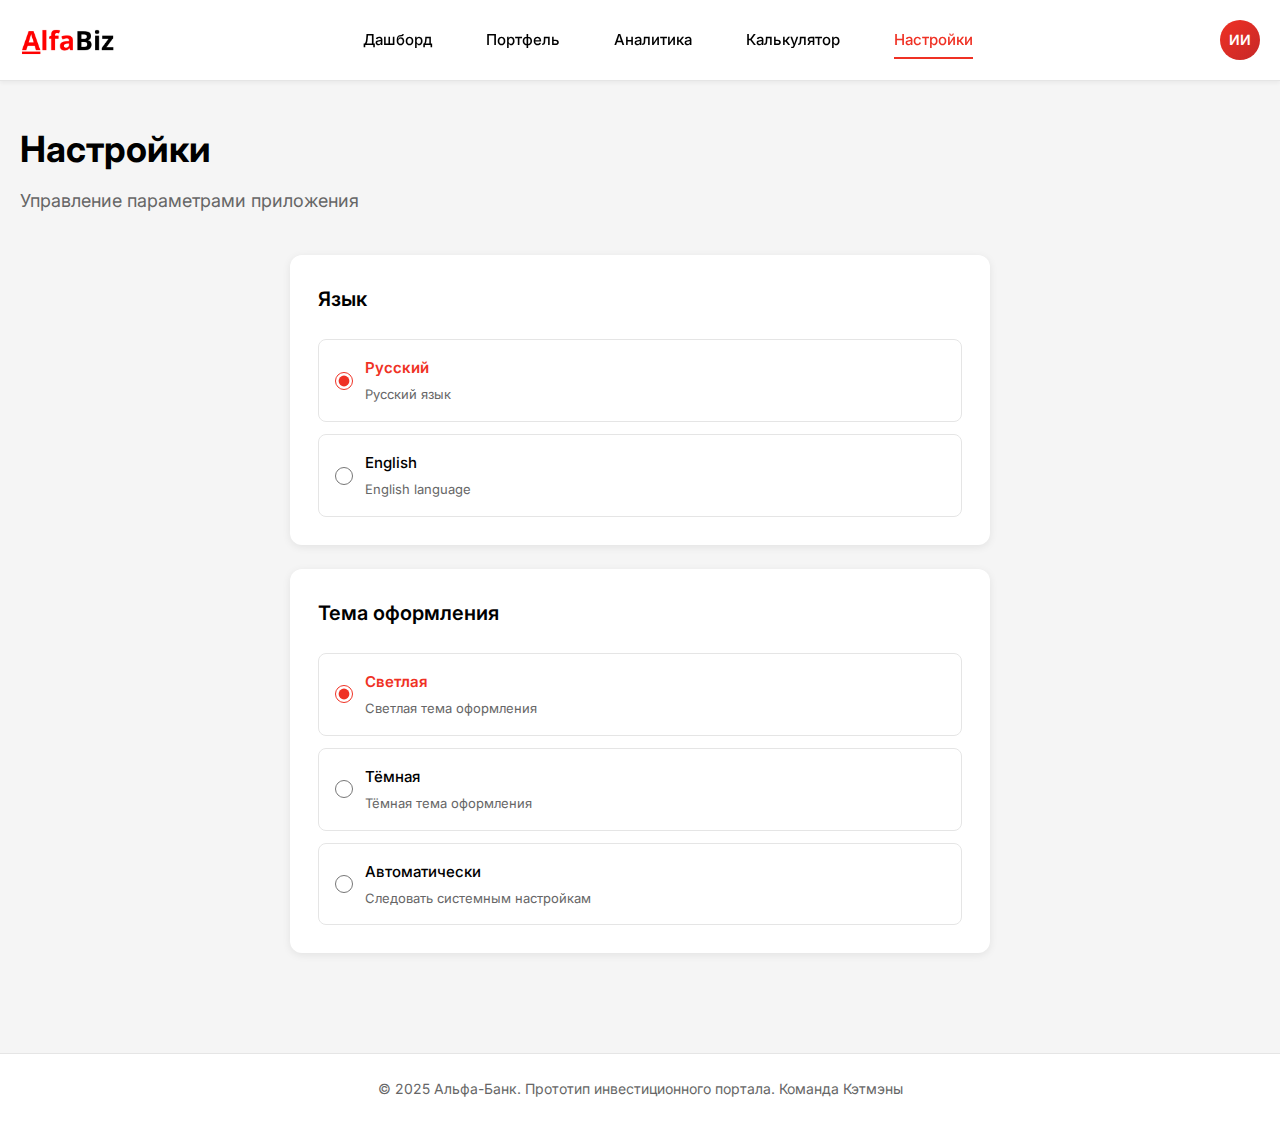
<file: settings.html>
<!DOCTYPE html>
<html lang="ru">
<head>
    <meta charset="UTF-8">
    <meta name="viewport" content="width=device-width, initial-scale=1.0">
    <title>Настройки | Альфа-Банк Инвестиции</title>
    <link rel="icon" href="icon.ico" type="image/x-icon">
    <link rel="stylesheet" href="styles.css">
    <link rel="preconnect" href="https://fonts.googleapis.com">
    <link rel="preconnect" href="https://fonts.gstatic.com" crossorigin>
    <link href="https://fonts.googleapis.com/css2?family=Inter:wght@300;400;500;600;700&display=swap" rel="stylesheet">
    <script>
        // Применяем настройки до загрузки страницы, чтобы избежать мерцания
        (function() {
            const savedTheme = localStorage.getItem('theme') || 'light';
            const savedLanguage = localStorage.getItem('language') || 'ru';
            const isDark = savedTheme === 'dark' || (savedTheme === 'auto' && window.matchMedia('(prefers-color-scheme: dark)').matches);
            
            document.documentElement.lang = savedLanguage;
            
            if (savedTheme === 'dark') {
                document.documentElement.classList.add('theme-dark');
            } else if (savedTheme === 'light') {
                document.documentElement.classList.add('theme-light');
            } else if (savedTheme === 'auto') {
                const prefersDark = window.matchMedia('(prefers-color-scheme: dark)').matches;
                document.documentElement.classList.add(prefersDark ? 'theme-dark' : 'theme-light');
            }
            
            // Переключаем логотип сразу
            if (isDark) {
                document.addEventListener('DOMContentLoaded', function() {
                    const logoImages = document.querySelectorAll('.logo-img');
                    logoImages.forEach(img => {
                        if (!img.dataset.originalSrc) {
                            img.dataset.originalSrc = img.src;
                        }
                        img.src = 'logo_dark.png';
                    });
                });
            }
        })();
    </script>
</head>
<body>
    <!-- Header -->
    <header class="header">
            <div class="header-content">
                <div class="logo">
                    <img src="logo.png" alt="Альфа-Банк" class="logo-img" onerror="this.style.display='none'; this.nextElementSibling.style.display='flex';">
                    <div class="logo-text-fallback" style="display: none; flex-direction: column;">
                        <span class="logo-text">АЛЬФА</span>
                        <span class="logo-subtitle">Инвестиции</span>
                    </div>
                </div>
                <nav class="nav nav-desktop">
                    <a href="index.html" class="nav-link">Дашборд</a>
                    <a href="portfolio.html" class="nav-link">Портфель</a>
                    <a href="analytics.html" class="nav-link">Аналитика</a>
                    <a href="calculator.html" class="nav-link">Калькулятор</a>
                    <a href="settings.html" class="nav-link active">Настройки</a>
                </nav>
                <div class="user-profile">
                    <div class="user-avatar" id="userMenuBtn">ИИ</div>
                    <div class="user-menu" id="userMenu">
                        <div class="user-menu-welcome">
                            <div class="user-menu-greeting">Добро пожаловать,</div>
                            <div class="user-menu-name">Иван Иванович</div>
                        </div>
                        <div class="menu-divider"></div>
                        <div class="user-menu-mobile">
                            <a href="index.html" class="menu-item">
                                <svg viewBox="0 0 24 24" fill="none" xmlns="http://www.w3.org/2000/svg">
                                    <rect x="3" y="3" width="7" height="7" stroke="currentColor" stroke-width="2"/>
                                    <rect x="14" y="3" width="7" height="7" stroke="currentColor" stroke-width="2"/>
                                    <rect x="3" y="14" width="7" height="7" stroke="currentColor" stroke-width="2"/>
                                    <rect x="14" y="14" width="7" height="7" stroke="currentColor" stroke-width="2"/>
                                </svg>
                                Дашборд
                            </a>
                            <a href="portfolio.html" class="menu-item">
                                <svg viewBox="0 0 24 24" fill="none" xmlns="http://www.w3.org/2000/svg">
                                    <path d="M21 16V8C20.9996 7.64928 20.9071 7.30481 20.7315 7.00116C20.556 6.69751 20.3037 6.44536 20 6.27L13 2.27C12.696 2.09446 12.3511 2.00205 12 2.00205C11.6489 2.00205 11.304 2.09446 11 2.27L4 6.27C3.69626 6.44536 3.44398 6.69751 3.26846 7.00116C3.09294 7.30481 3.00036 7.64928 3 8V16C3.00036 16.3507 3.09294 16.6952 3.26846 16.9988C3.44398 17.3025 3.69626 17.5546 4 17.73L11 21.73C11.304 21.9055 11.6489 21.9979 12 21.9979C12.3511 21.9979 12.696 21.9055 13 21.73L20 17.73C20.3037 17.5546 20.556 17.3025 20.7315 16.9988C20.9071 16.6952 20.9996 16.3507 21 16Z" stroke="currentColor" stroke-width="2" stroke-linecap="round" stroke-linejoin="round"/>
                                </svg>
                                Портфель
                            </a>
                            <a href="analytics.html" class="menu-item">
                                <svg viewBox="0 0 24 24" fill="none" xmlns="http://www.w3.org/2000/svg">
                                    <rect x="3" y="3" width="18" height="18" rx="2" stroke="currentColor" stroke-width="2"/>
                                    <path d="M3 9H21" stroke="currentColor" stroke-width="2"/>
                                    <path d="M9 3V21" stroke="currentColor" stroke-width="2"/>
                                    <path d="M7 13L11 9L14 12L21 5" stroke="currentColor" stroke-width="2" stroke-linecap="round" stroke-linejoin="round"/>
                                </svg>
                                Аналитика
                            </a>
                            <a href="calculator.html" class="menu-item">
                                <svg viewBox="0 0 24 24" fill="none" xmlns="http://www.w3.org/2000/svg">
                                    <rect x="3" y="3" width="18" height="18" rx="2" stroke="currentColor" stroke-width="2"/>
                                    <path d="M8 7H16M8 11H16M8 15H12" stroke="currentColor" stroke-width="2" stroke-linecap="round"/>
                                </svg>
                                Калькулятор
                            </a>
                            <a href="settings.html" class="menu-item">
                                <svg viewBox="0 0 24 24" fill="none" xmlns="http://www.w3.org/2000/svg">
                                    <circle cx="12" cy="12" r="3" stroke="currentColor" stroke-width="2"/>
                                    <path d="M12 1V3M12 21V23M4.22 4.22L5.64 5.64M18.36 18.36L19.78 19.78M1 12H3M21 12H23M4.22 19.78L5.64 18.36M18.36 5.64L19.78 4.22" stroke="currentColor" stroke-width="2" stroke-linecap="round"/>
                                </svg>
                                Настройки
                            </a>
                        </div>
                        <div class="menu-divider"></div>
                        <div class="menu-section-title">Дополнительно</div>
                        <a href="community.html" class="menu-item">
                            <svg viewBox="0 0 24 24" fill="none" xmlns="http://www.w3.org/2000/svg">
                                <path d="M17 21V19C17 17.9391 16.5786 16.9217 15.8284 16.1716C15.0783 15.4214 14.0609 15 13 15H5C3.93913 15 2.92172 15.4214 2.17157 16.1716C1.42143 16.9217 1 17.9391 1 19V21" stroke="currentColor" stroke-width="2" stroke-linecap="round" stroke-linejoin="round"/>
                                <circle cx="9" cy="7" r="4" stroke="currentColor" stroke-width="2"/>
                                <path d="M23 21V19C22.9993 18.1137 22.7044 17.2528 22.1614 16.5523C21.6184 15.8519 20.8581 15.3516 20 15.13" stroke="currentColor" stroke-width="2" stroke-linecap="round" stroke-linejoin="round"/>
                                <path d="M16 3.13C16.8604 3.35031 17.623 3.85071 18.1676 4.55232C18.7122 5.25392 19.0078 6.11683 19.0078 7.005C19.0078 7.89318 18.7122 8.75608 18.1676 9.45769C17.623 10.1593 16.8604 10.6597 16 10.88" stroke="currentColor" stroke-width="2" stroke-linecap="round" stroke-linejoin="round"/>
                            </svg>
                            Сообщество
                        </a>
                        <a href="vault.html" class="menu-item">
                            <svg viewBox="0 0 24 24" fill="none" xmlns="http://www.w3.org/2000/svg">
                                <rect x="3" y="7" width="18" height="14" rx="2" stroke="currentColor" stroke-width="2"/>
                                <path d="M8 7V5C8 3.89543 8.89543 3 10 3H14C15.1046 3 16 3.89543 16 5V7" stroke="currentColor" stroke-width="2"/>
                                <circle cx="12" cy="14" r="2" stroke="currentColor" stroke-width="2"/>
                            </svg>
                            Документы
                        </a>
                        <a href="meetings.html" class="menu-item">
                            <svg viewBox="0 0 24 24" fill="none" xmlns="http://www.w3.org/2000/svg">
                                <rect x="3" y="4" width="18" height="18" rx="2" stroke="currentColor" stroke-width="2"/>
                                <path d="M16 2V6M8 2V6M3 10H21" stroke="currentColor" stroke-width="2"/>
                            </svg>
                            Встречи
                        </a>
                        <a href="office.html" class="menu-item">
                            <svg viewBox="0 0 24 24" fill="none" xmlns="http://www.w3.org/2000/svg">
                                <path d="M3 9L12 2L21 9V20C21 20.5304 20.7893 21.0391 20.4142 21.4142C20.0391 21.7893 19.5304 22 19 22H5C4.46957 22 3.96086 21.7893 3.58579 21.4142C3.21071 21.0391 3 20.5304 3 20V9Z" stroke="currentColor" stroke-width="2" stroke-linecap="round" stroke-linejoin="round"/>
                                <path d="M9 22V12H15V22" stroke="currentColor" stroke-width="2" stroke-linecap="round" stroke-linejoin="round"/>
                            </svg>
                            Офис 2.0
                        </a>
                        <a href="region.html" class="menu-item">
                            <svg viewBox="0 0 24 24" fill="none" xmlns="http://www.w3.org/2000/svg">
                                <path d="M21 10C21 17 12 23 12 23C12 23 3 17 3 10C3 7.61305 3.94821 5.32387 5.63604 3.63604C7.32387 1.94821 9.61305 1 12 1C14.3869 1 16.6761 1.94821 18.364 3.63604C20.0518 5.32387 21 7.61305 21 10Z" stroke="currentColor" stroke-width="2"/>
                                <circle cx="12" cy="10" r="3" stroke="currentColor" stroke-width="2"/>
                            </svg>
                            Регион и офисы
                        </a>
                        <div class="menu-divider"></div>
                        <a href="about.html" class="menu-item">
                            <svg viewBox="0 0 24 24" fill="none" xmlns="http://www.w3.org/2000/svg">
                                <circle cx="12" cy="12" r="10" stroke="currentColor" stroke-width="2"/>
                                <path d="M12 16V12M12 8H12.01" stroke="currentColor" stroke-width="2" stroke-linecap="round"/>
                            </svg>
                            О сайте
                        </a>
                        <a href="support.html" class="menu-item">
                            <svg viewBox="0 0 24 24" fill="none" xmlns="http://www.w3.org/2000/svg">
                                <path d="M21 15C21 15.5304 20.7893 16.0391 20.4142 16.4142C20.0391 16.7893 19.5304 17 19 17H7L3 21V5C3 4.46957 3.21071 3.96086 3.58579 3.58579C3.96086 3.21071 4.46957 3 5 3H19C19.5304 3 20.0391 3.21071 20.4142 3.58579C20.7893 3.96086 21 4.46957 21 5V15Z" stroke="currentColor" stroke-width="2" stroke-linecap="round" stroke-linejoin="round"/>
                            </svg>
                            Техподдержка
                        </a>
                        <div class="menu-divider"></div>
                        <a href="#" class="menu-item menu-item-danger">
                            <svg viewBox="0 0 24 24" fill="none" xmlns="http://www.w3.org/2000/svg">
                                <path d="M9 21H5C4.46957 21 3.96086 20.7893 3.58579 20.4142C3.21071 20.0391 3 19.5304 3 19V5C3 4.46957 3.21071 3.96086 3.58579 3.58579C3.96086 3.21071 4.46957 3 5 3H9" stroke="currentColor" stroke-width="2" stroke-linecap="round" stroke-linejoin="round"/>
                                <path d="M16 17L21 12L16 7" stroke="currentColor" stroke-width="2" stroke-linecap="round" stroke-linejoin="round"/>
                                <path d="M21 12H9" stroke="currentColor" stroke-width="2" stroke-linecap="round" stroke-linejoin="round"/>
                            </svg>
                            Выйти
                        </a>
                    </div>
                </div>
            </div>
        </header>

    <div class="container">
        <!-- Main Content -->
        <main class="main-content">
            <section class="welcome-section">
                <h1 class="welcome-title" data-i18n="settings-title">Настройки</h1>
                <p class="welcome-subtitle" data-i18n="settings-subtitle">Управление параметрами приложения</p>
            </section>

            <section class="settings-section">
                <div class="card">
                    <div class="card-header">
                        <h2 class="card-title" data-i18n="settings-language">Язык</h2>
                    </div>
                    <div class="settings-options">
                        <label class="settings-option">
                            <input type="radio" name="language" value="ru" checked>
                            <span class="option-label">
                                <span class="option-name">Русский</span>
                                <span class="option-desc">Русский язык</span>
                            </span>
                        </label>
                        <label class="settings-option">
                            <input type="radio" name="language" value="en">
                            <span class="option-label">
                                <span class="option-name">English</span>
                                <span class="option-desc">English language</span>
                            </span>
                        </label>
                    </div>
                </div>

                <div class="card">
                    <div class="card-header">
                        <h2 class="card-title" data-i18n="settings-theme">Тема оформления</h2>
                    </div>
                    <div class="settings-options">
                        <label class="settings-option">
                            <input type="radio" name="theme" value="light" checked>
                            <span class="option-label">
                                <span class="option-name">Светлая</span>
                                <span class="option-desc">Светлая тема оформления</span>
                            </span>
                        </label>
                        <label class="settings-option">
                            <input type="radio" name="theme" value="dark">
                            <span class="option-label">
                                <span class="option-name">Тёмная</span>
                                <span class="option-desc">Тёмная тема оформления</span>
                            </span>
                        </label>
                        <label class="settings-option">
                            <input type="radio" name="theme" value="auto">
                            <span class="option-label">
                                <span class="option-name">Автоматически</span>
                                <span class="option-desc">Следовать системным настройкам</span>
                            </span>
                        </label>
                    </div>
                </div>
            </section>
        </main>
    </div>

    <!-- Footer -->
    <footer class="footer">
        <div class="container">
            <p>© 2025 Альфа-Банк. Прототип инвестиционного портала. Команда Кэтмэны</p>
        </div>
    </footer>

    <script src="script.js"></script>
    <script src="settings.js"></script>
</body>
</html>
</file>
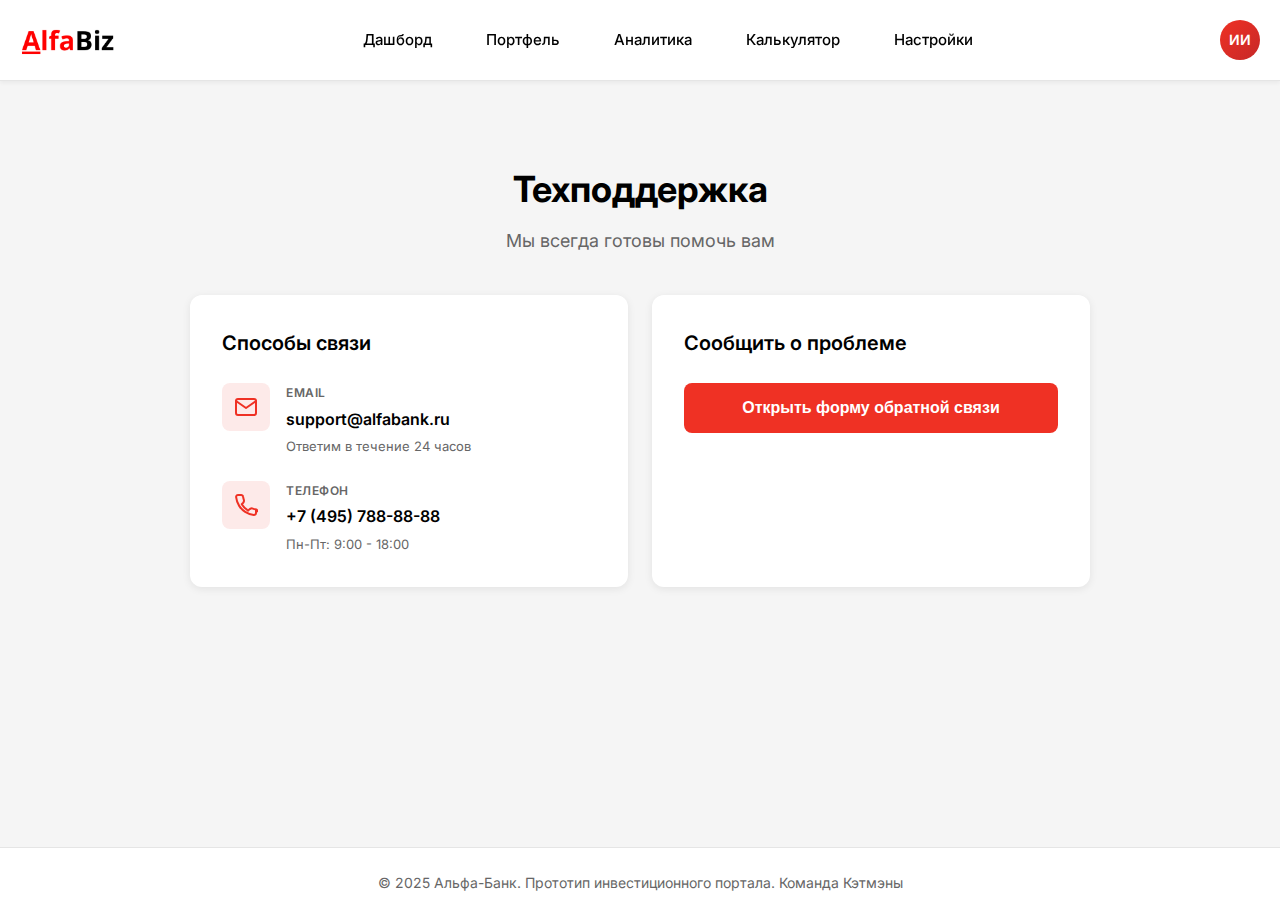
<file: support.html>
<!DOCTYPE html>
<html lang="ru">
<head>
    <meta charset="UTF-8">
    <meta name="viewport" content="width=device-width, initial-scale=1.0">
    <title>Техподдержка | Альфа-Банк Инвестиции</title>
    <link rel="icon" href="icon.ico" type="image/x-icon">
    <link rel="stylesheet" href="styles.css">
    <link rel="preconnect" href="https://fonts.googleapis.com">
    <link rel="preconnect" href="https://fonts.gstatic.com" crossorigin>
    <link href="https://fonts.googleapis.com/css2?family=Inter:wght@300;400;500;600;700&display=swap" rel="stylesheet">
</head>
<body>
    <!-- Header -->
    <header class="header">
            <div class="header-content">
                <div class="logo">
                    <img src="logo.png" alt="Альфа-Банк" class="logo-img" onerror="this.style.display='none'; this.nextElementSibling.style.display='flex';">
                    <div class="logo-text-fallback" style="display: none; flex-direction: column;">
                        <span class="logo-text">АЛЬФА</span>
                        <span class="logo-subtitle">Инвестиции</span>
                    </div>
                </div>
                <nav class="nav nav-desktop">
                    <a href="index.html" class="nav-link">Дашборд</a>
                    <a href="portfolio.html" class="nav-link">Портфель</a>
                    <a href="analytics.html" class="nav-link">Аналитика</a>
                    <a href="calculator.html" class="nav-link">Калькулятор</a>
                    <a href="settings.html" class="nav-link">Настройки</a>
                </nav>
                <div class="user-profile">
                    <div class="user-avatar" id="userMenuBtn">ИИ</div>
                    <div class="user-menu" id="userMenu">
                        <div class="user-menu-welcome">
                            <div class="user-menu-greeting">Добро пожаловать,</div>
                            <div class="user-menu-name">Иван Иванович</div>
                        </div>
                        <div class="menu-divider"></div>
                        <div class="user-menu-mobile">
                            <a href="index.html" class="menu-item">
                                <svg viewBox="0 0 24 24" fill="none" xmlns="http://www.w3.org/2000/svg">
                                    <rect x="3" y="3" width="7" height="7" stroke="currentColor" stroke-width="2"/>
                                    <rect x="14" y="3" width="7" height="7" stroke="currentColor" stroke-width="2"/>
                                    <rect x="3" y="14" width="7" height="7" stroke="currentColor" stroke-width="2"/>
                                    <rect x="14" y="14" width="7" height="7" stroke="currentColor" stroke-width="2"/>
                                </svg>
                                Дашборд
                            </a>
                            <a href="portfolio.html" class="menu-item">
                                <svg viewBox="0 0 24 24" fill="none" xmlns="http://www.w3.org/2000/svg">
                                    <path d="M21 16V8C20.9996 7.64928 20.9071 7.30481 20.7315 7.00116C20.556 6.69751 20.3037 6.44536 20 6.27L13 2.27C12.696 2.09446 12.3511 2.00205 12 2.00205C11.6489 2.00205 11.304 2.09446 11 2.27L4 6.27C3.69626 6.44536 3.44398 6.69751 3.26846 7.00116C3.09294 7.30481 3.00036 7.64928 3 8V16C3.00036 16.3507 3.09294 16.6952 3.26846 16.9988C3.44398 17.3025 3.69626 17.5546 4 17.73L11 21.73C11.304 21.9055 11.6489 21.9979 12 21.9979C12.3511 21.9979 12.696 21.9055 13 21.73L20 17.73C20.3037 17.5546 20.556 17.3025 20.7315 16.9988C20.9071 16.6952 20.9996 16.3507 21 16Z" stroke="currentColor" stroke-width="2" stroke-linecap="round" stroke-linejoin="round"/>
                                </svg>
                                Портфель
                            </a>
                            <a href="analytics.html" class="menu-item">
                                <svg viewBox="0 0 24 24" fill="none" xmlns="http://www.w3.org/2000/svg">
                                    <rect x="3" y="3" width="18" height="18" rx="2" stroke="currentColor" stroke-width="2"/>
                                    <path d="M3 9H21" stroke="currentColor" stroke-width="2"/>
                                    <path d="M9 3V21" stroke="currentColor" stroke-width="2"/>
                                    <path d="M7 13L11 9L14 12L21 5" stroke="currentColor" stroke-width="2" stroke-linecap="round" stroke-linejoin="round"/>
                                </svg>
                                Аналитика
                            </a>
                            <a href="calculator.html" class="menu-item">
                                <svg viewBox="0 0 24 24" fill="none" xmlns="http://www.w3.org/2000/svg">
                                    <rect x="3" y="3" width="18" height="18" rx="2" stroke="currentColor" stroke-width="2"/>
                                    <path d="M8 7H16M8 11H16M8 15H12" stroke="currentColor" stroke-width="2" stroke-linecap="round"/>
                                </svg>
                                Калькулятор
                            </a>
                            <a href="settings.html" class="menu-item">
                                <svg viewBox="0 0 24 24" fill="none" xmlns="http://www.w3.org/2000/svg">
                                    <circle cx="12" cy="12" r="3" stroke="currentColor" stroke-width="2"/>
                                    <path d="M12 1V3M12 21V23M4.22 4.22L5.64 5.64M18.36 18.36L19.78 19.78M1 12H3M21 12H23M4.22 19.78L5.64 18.36M18.36 5.64L19.78 4.22" stroke="currentColor" stroke-width="2" stroke-linecap="round"/>
                                </svg>
                                Настройки
                            </a>
                        </div>
                        <div class="menu-divider"></div>
                        <div class="menu-section-title">Дополнительно</div>
                        <a href="community.html" class="menu-item">
                            <svg viewBox="0 0 24 24" fill="none" xmlns="http://www.w3.org/2000/svg">
                                <path d="M17 21V19C17 17.9391 16.5786 16.9217 15.8284 16.1716C15.0783 15.4214 14.0609 15 13 15H5C3.93913 15 2.92172 15.4214 2.17157 16.1716C1.42143 16.9217 1 17.9391 1 19V21" stroke="currentColor" stroke-width="2" stroke-linecap="round" stroke-linejoin="round"/>
                                <circle cx="9" cy="7" r="4" stroke="currentColor" stroke-width="2"/>
                                <path d="M23 21V19C22.9993 18.1137 22.7044 17.2528 22.1614 16.5523C21.6184 15.8519 20.8581 15.3516 20 15.13" stroke="currentColor" stroke-width="2" stroke-linecap="round" stroke-linejoin="round"/>
                                <path d="M16 3.13C16.8604 3.35031 17.623 3.85071 18.1676 4.55232C18.7122 5.25392 19.0078 6.11683 19.0078 7.005C19.0078 7.89318 18.7122 8.75608 18.1676 9.45769C17.623 10.1593 16.8604 10.6597 16 10.88" stroke="currentColor" stroke-width="2" stroke-linecap="round" stroke-linejoin="round"/>
                            </svg>
                            Сообщество
                        </a>
                        <a href="vault.html" class="menu-item">
                            <svg viewBox="0 0 24 24" fill="none" xmlns="http://www.w3.org/2000/svg">
                                <rect x="3" y="7" width="18" height="14" rx="2" stroke="currentColor" stroke-width="2"/>
                                <path d="M8 7V5C8 3.89543 8.89543 3 10 3H14C15.1046 3 16 3.89543 16 5V7" stroke="currentColor" stroke-width="2"/>
                                <circle cx="12" cy="14" r="2" stroke="currentColor" stroke-width="2"/>
                            </svg>
                            Документы
                        </a>
                        <a href="meetings.html" class="menu-item">
                            <svg viewBox="0 0 24 24" fill="none" xmlns="http://www.w3.org/2000/svg">
                                <rect x="3" y="4" width="18" height="18" rx="2" stroke="currentColor" stroke-width="2"/>
                                <path d="M16 2V6M8 2V6M3 10H21" stroke="currentColor" stroke-width="2"/>
                            </svg>
                            Встречи
                        </a>
                        <a href="office.html" class="menu-item">
                            <svg viewBox="0 0 24 24" fill="none" xmlns="http://www.w3.org/2000/svg">
                                <path d="M3 9L12 2L21 9V20C21 20.5304 20.7893 21.0391 20.4142 21.4142C20.0391 21.7893 19.5304 22 19 22H5C4.46957 22 3.96086 21.7893 3.58579 21.4142C3.21071 21.0391 3 20.5304 3 20V9Z" stroke="currentColor" stroke-width="2" stroke-linecap="round" stroke-linejoin="round"/>
                                <path d="M9 22V12H15V22" stroke="currentColor" stroke-width="2" stroke-linecap="round" stroke-linejoin="round"/>
                            </svg>
                            Офис 2.0
                        </a>
                        <a href="region.html" class="menu-item">
                            <svg viewBox="0 0 24 24" fill="none" xmlns="http://www.w3.org/2000/svg">
                                <path d="M21 10C21 17 12 23 12 23C12 23 3 17 3 10C3 7.61305 3.94821 5.32387 5.63604 3.63604C7.32387 1.94821 9.61305 1 12 1C14.3869 1 16.6761 1.94821 18.364 3.63604C20.0518 5.32387 21 7.61305 21 10Z" stroke="currentColor" stroke-width="2"/>
                                <circle cx="12" cy="10" r="3" stroke="currentColor" stroke-width="2"/>
                            </svg>
                            Регион и офисы
                        </a>
                        <div class="menu-divider"></div>
                        <a href="about.html" class="menu-item">
                            <svg viewBox="0 0 24 24" fill="none" xmlns="http://www.w3.org/2000/svg">
                                <circle cx="12" cy="12" r="10" stroke="currentColor" stroke-width="2"/>
                                <path d="M12 16V12M12 8H12.01" stroke="currentColor" stroke-width="2" stroke-linecap="round"/>
                            </svg>
                            О сайте
                        </a>
                        <a href="support.html" class="menu-item active">
                            <svg viewBox="0 0 24 24" fill="none" xmlns="http://www.w3.org/2000/svg">
                                <path d="M21 15C21 15.5304 20.7893 16.0391 20.4142 16.4142C20.0391 16.7893 19.5304 17 19 17H7L3 21V5C3 4.46957 3.21071 3.96086 3.58579 3.58579C3.96086 3.21071 4.46957 3 5 3H19C19.5304 3 20.0391 3.21071 20.4142 3.58579C20.7893 3.96086 21 4.46957 21 5V15Z" stroke="currentColor" stroke-width="2" stroke-linecap="round" stroke-linejoin="round"/>
                            </svg>
                            Техподдержка
                        </a>
                        <div class="menu-divider"></div>
                        <a href="#" class="menu-item menu-item-danger">
                            <svg viewBox="0 0 24 24" fill="none" xmlns="http://www.w3.org/2000/svg">
                                <path d="M9 21H5C4.46957 21 3.96086 20.7893 3.58579 20.4142C3.21071 20.0391 3 19.5304 3 19V5C3 4.46957 3.21071 3.96086 3.58579 3.58579C3.96086 3.21071 4.46957 3 5 3H9" stroke="currentColor" stroke-width="2" stroke-linecap="round" stroke-linejoin="round"/>
                                <path d="M16 17L21 12L16 7" stroke="currentColor" stroke-width="2" stroke-linecap="round" stroke-linejoin="round"/>
                                <path d="M21 12H9" stroke="currentColor" stroke-width="2" stroke-linecap="round" stroke-linejoin="round"/>
                            </svg>
                            Выйти
                        </a>
                    </div>
                </div>
            </div>
        </header>

    <div class="container">
        <!-- Main Content -->
        <main class="main-content">
            <section class="support-section">
                <div class="support-header">
                    <h1 class="support-title">Техподдержка</h1>
                    <p class="support-subtitle">Мы всегда готовы помочь вам</p>
                </div>

                <div class="support-grid">
                    <div class="support-card">
                        <h2 class="support-card-title">Способы связи</h2>
                        <div class="support-contacts">
                            <div class="support-contact-item">
                                <div class="contact-icon">
                                    <svg viewBox="0 0 24 24" fill="none" xmlns="http://www.w3.org/2000/svg">
                                        <path d="M4 4H20C21.1 4 22 4.9 22 6V18C22 19.1 21.1 20 20 20H4C2.9 20 2 19.1 2 18V6C2 4.9 2.9 4 4 4Z" stroke="#EF3124" stroke-width="2" stroke-linecap="round" stroke-linejoin="round"/>
                                        <path d="M22 6L12 13L2 6" stroke="#EF3124" stroke-width="2" stroke-linecap="round" stroke-linejoin="round"/>
                                    </svg>
                                </div>
                                <div class="contact-info">
                                    <div class="contact-label">Email</div>
                                    <div class="contact-value">support@alfabank.ru</div>
                                    <div class="contact-note">Ответим в течение 24 часов</div>
                                </div>
                            </div>
                            <div class="support-contact-item">
                                <div class="contact-icon">
                                    <svg viewBox="0 0 24 24" fill="none" xmlns="http://www.w3.org/2000/svg">
                                        <path d="M22 16.92V19.92C22.0011 20.1985 21.9441 20.4742 21.8325 20.7292C21.7209 20.9842 21.5573 21.2131 21.352 21.4008C21.1467 21.5885 20.9042 21.7307 20.6397 21.8182C20.3752 21.9057 20.095 21.9366 19.82 21.91C16.7428 21.5856 13.787 20.5341 11.19 18.85C8.77382 17.3147 6.72533 15.2662 5.19 12.85C3.49997 10.2412 2.44824 7.27099 2.12 4.18C2.09344 3.90514 2.12438 3.62498 2.21188 3.36054C2.29938 3.0961 2.44151 2.85367 2.62916 2.64839C2.81681 2.44312 3.04572 2.27957 3.30072 2.16799C3.55572 2.05641 3.83142 1.99944 4.11 2H7.11C7.59374 1.99522 8.06803 2.16708 8.43351 2.48353C8.79899 2.79998 9.03029 3.23945 9.08 3.72C9.20479 4.68007 9.43906 5.62274 9.78 6.53C9.97673 7.06787 10.0265 7.64447 9.92469 8.20492C9.82288 8.76537 9.57275 9.29033 9.2 9.73L7.74 11.19C9.38071 13.7337 11.6163 15.9693 14.16 17.61L15.62 16.15C16.0597 15.7773 16.5846 15.5271 17.1451 15.4253C17.7055 15.3235 18.2821 15.3733 18.82 15.57C19.7273 15.911 20.6699 16.1452 21.63 16.27C22.1182 16.3214 22.5661 16.5581 22.8882 16.9303C23.2103 17.3025 23.3842 17.7842 23.38 18.28L22 16.92Z" stroke="#EF3124" stroke-width="2" stroke-linecap="round" stroke-linejoin="round"/>
                                    </svg>
                                </div>
                                <div class="contact-info">
                                    <div class="contact-label">Телефон</div>
                                    <div class="contact-value">+7 (495) 788-88-88</div>
                                    <div class="contact-note">Пн-Пт: 9:00 - 18:00</div>
                                </div>
                            </div>
                        </div>
                    </div>

                    <div class="support-card">
                        <h2 class="support-card-title">Сообщить о проблеме</h2>
                        <button class="support-dialog-btn" id="supportDialogBtn">Открыть форму обратной связи</button>
                    </div>
                </div>
            </section>
        </main>
    </div>

    <!-- Footer -->
    <footer class="footer">
        <div class="container">
            <p>© 2025 Альфа-Банк. Прототип инвестиционного портала. Команда Кэтмэны</p>
        </div>
    </footer>

    <!-- Support Dialog -->
    <div class="support-dialog-overlay" id="supportDialogOverlay">
        <div class="support-dialog" id="supportDialog">
            <div class="support-dialog-header">
                <h2 class="support-dialog-title">Сообщить о проблеме</h2>
                <button class="support-dialog-close" id="supportDialogClose">
                    <svg viewBox="0 0 24 24" fill="none" xmlns="http://www.w3.org/2000/svg">
                        <path d="M18 6L6 18M6 6L18 18" stroke="currentColor" stroke-width="2" stroke-linecap="round" stroke-linejoin="round"/>
                    </svg>
                </button>
            </div>
            <form class="support-dialog-form" id="supportForm">
                <div class="form-group">
                    <label for="supportEmail">Ваш email</label>
                    <input type="email" id="supportEmail" name="email" placeholder="your@email.com" required>
                </div>
                <div class="form-group">
                    <label for="supportProblem">Опишите проблему</label>
                    <textarea id="supportProblem" name="problem" placeholder="Начните вводить описание проблемы..." rows="4" required></textarea>
                    <div class="problem-suggestions" id="problemSuggestions"></div>
                </div>
                <div class="form-group">
                    <label for="supportCategory">Категория</label>
                    <select id="supportCategory" name="category">
                        <option value="">Автоматический выбор</option>
                        <option value="technical">Техническая проблема</option>
                        <option value="account">Вопрос по аккаунту</option>
                        <option value="portfolio">Портфель и инвестиции</option>
                        <option value="other">Другое</option>
                    </select>
                </div>
                <div class="form-actions">
                    <button type="button" class="btn btn-secondary" id="supportDialogCancel">Отмена</button>
                    <button type="submit" class="btn btn-primary">Отправить</button>
                </div>
            </form>
        </div>
    </div>

    <script src="settings.js"></script>
    <script src="script.js"></script>
    <script src="support.js"></script>
</body>
</html>
</file>
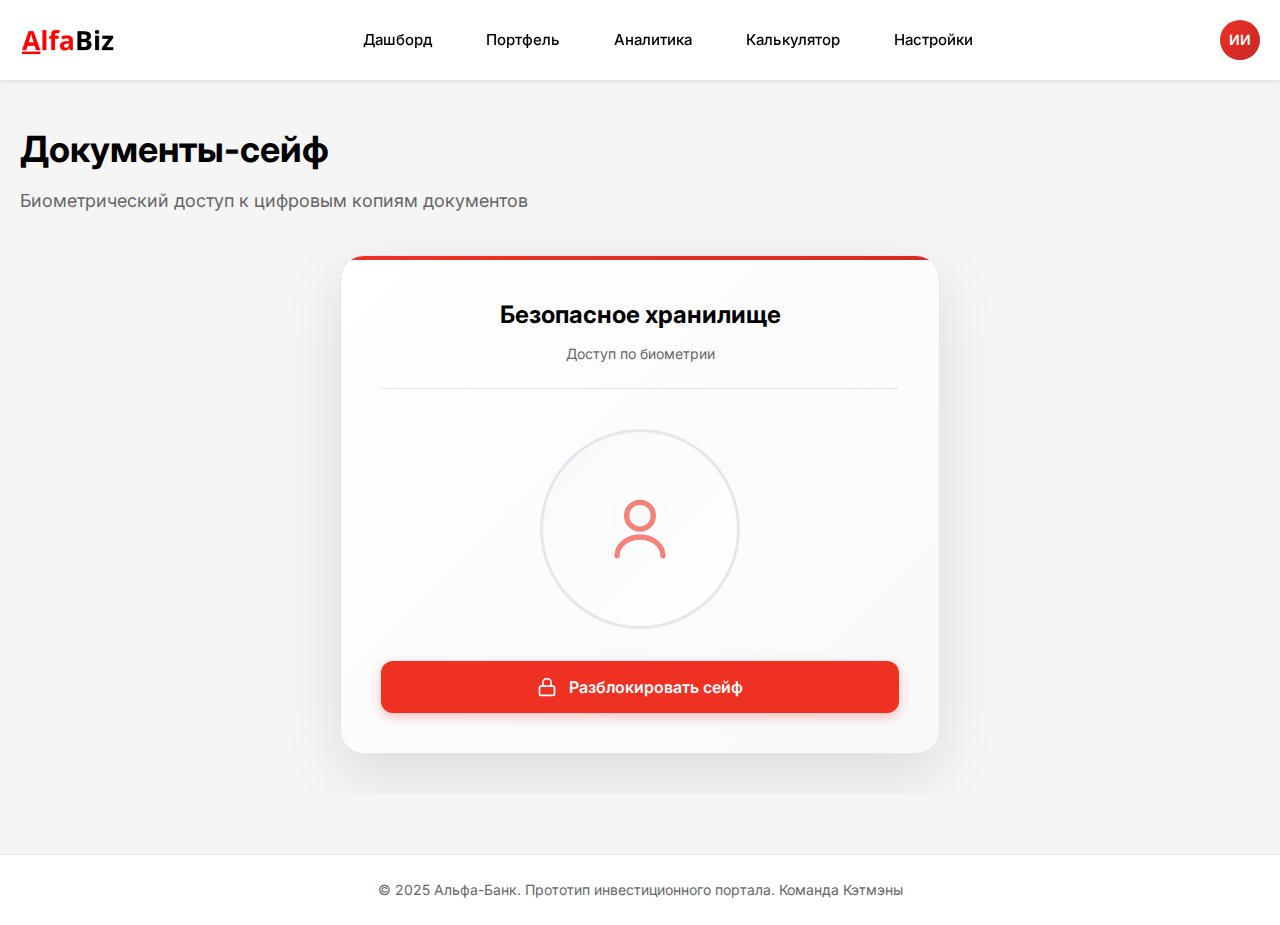
<file: vault.html>
<!DOCTYPE html>
<html lang="ru">
<head>
    <meta charset="UTF-8">
    <meta name="viewport" content="width=device-width, initial-scale=1.0">
    <title>Документы | Альфа-Банк Инвестиции</title>
    <link rel="icon" href="icon.ico" type="image/x-icon">
    <link rel="stylesheet" href="styles.css">
    <link rel="preconnect" href="https://fonts.googleapis.com">
    <link rel="preconnect" href="https://fonts.gstatic.com" crossorigin>
    <link href="https://fonts.googleapis.com/css2?family=Inter:wght@300;400;500;600;700&display=swap" rel="stylesheet">
    <script src="init-theme.js"></script>
</head>
<body>
    <!-- Header -->
    <header class="header">
        <div class="header-content">
            <div class="logo">
                <img src="logo.png" alt="Альфа-Банк" class="logo-img" onerror="this.style.display='none'; this.nextElementSibling.style.display='flex';">
                <div class="logo-text-fallback" style="display: none; flex-direction: column;">
                    <span class="logo-text">АЛЬФА</span>
                    <span class="logo-subtitle">Инвестиции</span>
                </div>
            </div>
            <nav class="nav nav-desktop">
                <a href="index.html" class="nav-link">Дашборд</a>
                <a href="portfolio.html" class="nav-link">Портфель</a>
                <a href="analytics.html" class="nav-link">Аналитика</a>
                <a href="calculator.html" class="nav-link">Калькулятор</a>
                <a href="settings.html" class="nav-link">Настройки</a>
            </nav>
            <div class="user-profile">
                <div class="user-avatar" id="userMenuBtn">ИИ</div>
                <div class="user-menu" id="userMenu">
                    <div class="user-menu-welcome">
                        <div class="user-menu-greeting">Добро пожаловать,</div>
                        <div class="user-menu-name">Иван Иванович</div>
                    </div>
                    <div class="menu-divider"></div>
                    <div class="user-menu-mobile">
                        <a href="index.html" class="menu-item">
                            <svg viewBox="0 0 24 24" fill="none" xmlns="http://www.w3.org/2000/svg">
                                <rect x="3" y="3" width="7" height="7" stroke="currentColor" stroke-width="2"/>
                                <rect x="14" y="3" width="7" height="7" stroke="currentColor" stroke-width="2"/>
                                <rect x="3" y="14" width="7" height="7" stroke="currentColor" stroke-width="2"/>
                                <rect x="14" y="14" width="7" height="7" stroke="currentColor" stroke-width="2"/>
                            </svg>
                            Дашборд
                        </a>
                        <a href="portfolio.html" class="menu-item">
                            <svg viewBox="0 0 24 24" fill="none" xmlns="http://www.w3.org/2000/svg">
                                <path d="M21 16V8C20.9996 7.64928 20.9071 7.30481 20.7315 7.00116C20.556 6.69751 20.3037 6.44536 20 6.27L13 2.27C12.696 2.09446 12.3511 2.00205 12 2.00205C11.6489 2.00205 11.304 2.09446 11 2.27L4 6.27C3.69626 6.44536 3.44398 6.69751 3.26846 7.00116C3.09294 7.30481 3.00036 7.64928 3 8V16C3.00036 16.3507 3.09294 16.6952 3.26846 16.9988C3.44398 17.3025 3.69626 17.5546 4 17.73L11 21.73C11.304 21.9055 11.6489 21.9979 12 21.9979C12.3511 21.9979 12.696 21.9055 13 21.73L20 17.73C20.3037 17.5546 20.556 17.3025 20.7315 16.9988C20.9071 16.6952 20.9996 16.3507 21 16Z" stroke="currentColor" stroke-width="2" stroke-linecap="round" stroke-linejoin="round"/>
                            </svg>
                            Портфель
                        </a>
                        <a href="analytics.html" class="menu-item">
                            <svg viewBox="0 0 24 24" fill="none" xmlns="http://www.w3.org/2000/svg">
                                <rect x="3" y="3" width="18" height="18" rx="2" stroke="currentColor" stroke-width="2"/>
                                <path d="M3 9H21" stroke="currentColor" stroke-width="2"/>
                                <path d="M9 3V21" stroke="currentColor" stroke-width="2"/>
                                <path d="M7 13L11 9L14 12L21 5" stroke="currentColor" stroke-width="2" stroke-linecap="round" stroke-linejoin="round"/>
                            </svg>
                            Аналитика
                        </a>
                        <a href="calculator.html" class="menu-item">
                            <svg viewBox="0 0 24 24" fill="none" xmlns="http://www.w3.org/2000/svg">
                                <rect x="3" y="3" width="18" height="18" rx="2" stroke="currentColor" stroke-width="2"/>
                                <path d="M8 7H16M8 11H16M8 15H12" stroke="currentColor" stroke-width="2" stroke-linecap="round"/>
                            </svg>
                            Калькулятор
                        </a>
                        <a href="settings.html" class="menu-item">
                            <svg viewBox="0 0 24 24" fill="none" xmlns="http://www.w3.org/2000/svg">
                                <circle cx="12" cy="12" r="3" stroke="currentColor" stroke-width="2"/>
                                <path d="M12 1V3M12 21V23M4.22 4.22L5.64 5.64M18.36 18.36L19.78 19.78M1 12H3M21 12H23M4.22 19.78L5.64 18.36M18.36 5.64L19.78 4.22" stroke="currentColor" stroke-width="2" stroke-linecap="round"/>
                            </svg>
                            Настройки
                        </a>
                    </div>
                    <div class="menu-divider"></div>
                    <div class="menu-section-title">Дополнительно</div>
                    <a href="community.html" class="menu-item">
                        <svg viewBox="0 0 24 24" fill="none" xmlns="http://www.w3.org/2000/svg">
                            <path d="M17 21V19C17 17.9391 16.5786 16.9217 15.8284 16.1716C15.0783 15.4214 14.0609 15 13 15H5C3.93913 15 2.92172 15.4214 2.17157 16.1716C1.42143 16.9217 1 17.9391 1 19V21" stroke="currentColor" stroke-width="2" stroke-linecap="round" stroke-linejoin="round"/>
                            <circle cx="9" cy="7" r="4" stroke="currentColor" stroke-width="2"/>
                            <path d="M23 21V19C22.9993 18.1137 22.7044 17.2528 22.1614 16.5523C21.6184 15.8519 20.8581 15.3516 20 15.13" stroke="currentColor" stroke-width="2" stroke-linecap="round" stroke-linejoin="round"/>
                            <path d="M16 3.13C16.8604 3.35031 17.623 3.85071 18.1676 4.55232C18.7122 5.25392 19.0078 6.11683 19.0078 7.005C19.0078 7.89318 18.7122 8.75608 18.1676 9.45769C17.623 10.1593 16.8604 10.6597 16 10.88" stroke="currentColor" stroke-width="2" stroke-linecap="round" stroke-linejoin="round"/>
                        </svg>
                        Сообщество
                    </a>
                    <a href="vault.html" class="menu-item active">
                        <svg viewBox="0 0 24 24" fill="none" xmlns="http://www.w3.org/2000/svg">
                            <rect x="3" y="7" width="18" height="14" rx="2" stroke="currentColor" stroke-width="2"/>
                            <path d="M8 7V5C8 3.89543 8.89543 3 10 3H14C15.1046 3 16 3.89543 16 5V7" stroke="currentColor" stroke-width="2"/>
                            <circle cx="12" cy="14" r="2" stroke="currentColor" stroke-width="2"/>
                        </svg>
                        Документы
                    </a>
                    <a href="meetings.html" class="menu-item">
                        <svg viewBox="0 0 24 24" fill="none" xmlns="http://www.w3.org/2000/svg">
                            <rect x="3" y="4" width="18" height="18" rx="2" stroke="currentColor" stroke-width="2"/>
                            <path d="M16 2V6M8 2V6M3 10H21" stroke="currentColor" stroke-width="2"/>
                        </svg>
                        Встречи
                    </a>
                    <a href="office.html" class="menu-item">
                        <svg viewBox="0 0 24 24" fill="none" xmlns="http://www.w3.org/2000/svg">
                            <path d="M3 9L12 2L21 9V20C21 20.5304 20.7893 21.0391 20.4142 21.4142C20.0391 21.7893 19.5304 22 19 22H5C4.46957 22 3.96086 21.7893 3.58579 21.4142C3.21071 21.0391 3 20.5304 3 20V9Z" stroke="currentColor" stroke-width="2" stroke-linecap="round" stroke-linejoin="round"/>
                            <path d="M9 22V12H15V22" stroke="currentColor" stroke-width="2" stroke-linecap="round" stroke-linejoin="round"/>
                        </svg>
                        Офис 2.0
                    </a>
                    <a href="region.html" class="menu-item">
                        <svg viewBox="0 0 24 24" fill="none" xmlns="http://www.w3.org/2000/svg">
                            <path d="M21 10C21 17 12 23 12 23C12 23 3 17 3 10C3 7.61305 3.94821 5.32387 5.63604 3.63604C7.32387 1.94821 9.61305 1 12 1C14.3869 1 16.6761 1.94821 18.364 3.63604C20.0518 5.32387 21 7.61305 21 10Z" stroke="currentColor" stroke-width="2"/>
                            <circle cx="12" cy="10" r="3" stroke="currentColor" stroke-width="2"/>
                        </svg>
                        Регион и офисы
                    </a>
                    <div class="menu-divider"></div>
                    <a href="about.html" class="menu-item">
                        <svg viewBox="0 0 24 24" fill="none" xmlns="http://www.w3.org/2000/svg">
                            <circle cx="12" cy="12" r="10" stroke="currentColor" stroke-width="2"/>
                            <path d="M12 16V12M12 8H12.01" stroke="currentColor" stroke-width="2" stroke-linecap="round"/>
                        </svg>
                        О сайте
                    </a>
                    <a href="support.html" class="menu-item">
                        <svg viewBox="0 0 24 24" fill="none" xmlns="http://www.w3.org/2000/svg">
                            <path d="M21 15C21 15.5304 20.7893 16.0391 20.4142 16.4142C20.0391 16.7893 19.5304 17 19 17H7L3 21V5C3 4.46957 3.21071 3.96086 3.58579 3.58579C3.96086 3.21071 4.46957 3 5 3H19C19.5304 3 20.0391 3.21071 20.4142 3.58579C20.7893 3.96086 21 4.46957 21 5V15Z" stroke="currentColor" stroke-width="2" stroke-linecap="round" stroke-linejoin="round"/>
                        </svg>
                        Техподдержка
                    </a>
                    <div class="menu-divider"></div>
                    <a href="#" class="menu-item menu-item-danger">
                        <svg viewBox="0 0 24 24" fill="none" xmlns="http://www.w3.org/2000/svg">
                            <path d="M9 21H5C4.46957 21 3.96086 20.7893 3.58579 20.4142C3.21071 20.0391 3 19.5304 3 19V5C3 4.46957 3.21071 3.96086 3.58579 3.58579C3.96086 3.21071 4.46957 3 5 3H9" stroke="currentColor" stroke-width="2" stroke-linecap="round" stroke-linejoin="round"/>
                            <path d="M16 17L21 12L16 7" stroke="currentColor" stroke-width="2" stroke-linecap="round" stroke-linejoin="round"/>
                            <path d="M21 12H9" stroke="currentColor" stroke-width="2" stroke-linecap="round" stroke-linejoin="round"/>
                        </svg>
                        Выйти
                    </a>
                </div>
            </div>
        </div>
    </header>

    <div class="container">
        <main class="main-content">
            <section class="welcome-section">
                <h1 class="welcome-title">Документы-сейф</h1>
                <p class="welcome-subtitle">Биометрический доступ к цифровым копиям документов</p>
            </section>

            <div class="vault-container">
                <div class="vault-card" id="vaultCard">
                    <div class="vault-header">
                        <div class="vault-title">
                            <h3>Безопасное хранилище</h3>
                            <p>Доступ по биометрии</p>
                        </div>
                    </div>
                    
                    <div class="biometric-section">
                        <div class="biometric-scanner" id="biometricScanner">
                            <div class="scanner-frame">
                                <div class="scanner-overlay" id="scannerOverlay">
                                    <div class="scanner-line" id="scannerLine"></div>
                                </div>
                                <div class="scanner-icon">
                                    <svg viewBox="0 0 24 24" fill="none" xmlns="http://www.w3.org/2000/svg">
                                        <path d="M12 12C14.7614 12 17 9.76142 17 7C17 4.23858 14.7614 2 12 2C9.23858 2 7 4.23858 7 7C7 9.76142 9.23858 12 12 12Z" stroke="#EF3124" stroke-width="2" stroke-linecap="round" stroke-linejoin="round"/>
                                        <path d="M20.59 22C20.59 18.13 16.74 15 12 15C7.26 15 3.41 18.13 3.41 22" stroke="#EF3124" stroke-width="2" stroke-linecap="round" stroke-linejoin="round"/>
                                    </svg>
                                </div>
                            </div>
                        </div>
                        
                        <button class="btn btn-primary biometric-btn" id="bioAccess">
                            <svg class="btn-icon" width="20" height="20" viewBox="0 0 24 24" fill="none" xmlns="http://www.w3.org/2000/svg">
                                <rect x="3" y="11" width="18" height="11" rx="2" stroke="currentColor" stroke-width="2" stroke-linecap="round" stroke-linejoin="round"/>
                                <path d="M7 11V7C7 4.23858 9.23858 2 12 2C14.7614 2 17 4.23858 17 7V11" stroke="currentColor" stroke-width="2" stroke-linecap="round" stroke-linejoin="round"/>
                            </svg>
                            <span class="btn-text">Разблокировать сейф</span>
                        </button>
                    </div>
                    
                    <div class="vault-content" id="vaultContent" style="display: none;">
                        <div class="vault-success">
                            <div class="success-icon">
                                <svg viewBox="0 0 24 24" fill="none" xmlns="http://www.w3.org/2000/svg">
                                    <circle cx="12" cy="12" r="10" stroke="#EF3124" stroke-width="2"/>
                                    <path d="M8 12L11 15L16 9" stroke="#EF3124" stroke-width="2" stroke-linecap="round" stroke-linejoin="round"/>
                                </svg>
                            </div>
                            <h4>Доступ разрешен</h4>
                        </div>
                        
                        <div class="documents-section">
                            <h4>Доступные документы</h4>
                            <ul class="documents-list" id="docsList" aria-live="polite"></ul>
                        </div>
                        
                        <div class="vault-actions">
                            <button class="btn" id="lockVault">
                                <span class="btn-icon">🔒</span>
                                Заблокировать сейф
                            </button>
                        </div>
                    </div>
                </div>
            </div>
        </main>
    </div>

    <!-- Footer -->
    <footer class="footer">
        <div class="container">
            <p>© 2025 Альфа-Банк. Прототип инвестиционного портала. Команда Кэтмэны</p>
        </div>
    </footer>

    <script src="settings.js"></script>
    <script src="script.js"></script>
    <script src="vault.js"></script>
</body>
</html>
</file>
<file: styles.css>
* {
    margin: 0;
    padding: 0;
    box-sizing: border-box;
}

:root {
    --alpha-red: #EF3124;
    --alpha-black: #000000;
    --alpha-white: #FFFFFF;
    --alpha-gray: #F5F5F5;
    --alpha-dark-gray: #666666;
    --alpha-light-gray: #E5E5E5;
    --positive-green: #00C853;
    --negative-red: #D32F2F;
}

body {
    font-family: 'Inter', -apple-system, BlinkMacSystemFont, 'Segoe UI', sans-serif;
    background-color: var(--alpha-gray);
    color: var(--alpha-black);
    line-height: 1.6;
    min-height: 100vh;
}

/* Все ссылки кликабельны */
a {
    cursor: pointer;
}

.container {
    max-width: 1400px;
    margin: 0 auto;
    padding: 0 20px;
    overflow-x: hidden;
    width: 100%;
    box-sizing: border-box;
}

/* Header */
.header {
    background-color: var(--alpha-white);
    border-bottom: 1px solid var(--alpha-light-gray);
    padding: 20px 0;
    position: sticky;
    top: 0;
    z-index: 100;
    box-shadow: 0 2px 4px rgba(0, 0, 0, 0.05);
    width: 100%;
}

.header-content {
    display: flex;
    justify-content: space-between;
    align-items: center;
    max-width: 1400px;
    margin: 0 auto;
    padding: 0 20px;
}

@media (max-width: 768px) {
    .header {
        padding: 0;
    }
    
    .header-content {
        padding: 12px 16px;
    }
}

.logo {
    display: flex;
    align-items: center;
    gap: 8px;
}

.logo-img {
    height: 40px;
    width: auto;
    object-fit: contain;
}

.logo-text-fallback {
    display: flex;
    flex-direction: column;
}

.logo-text {
    font-size: 24px;
    font-weight: 700;
    color: var(--alpha-red);
    letter-spacing: 1px;
}

    .logo-subtitle {
        font-size: 12px;
        color: var(--alpha-dark-gray);
        font-weight: 500;
        margin-top: -4px;
    }

    .logo-img {
        height: 32px;
    }

.nav {
    display: flex;
    gap: 30px;
    align-items: center;
}

.nav-link {
    text-decoration: none;
    color: var(--alpha-black);
    font-weight: 500;
    font-size: 15px;
    padding: 8px 12px;
    cursor: pointer;
    position: relative;
    transition: color 0.3s;
    display: inline-block;
    line-height: 1.5;
    white-space: nowrap;
}

.nav-link svg {
    width: 18px;
    height: 18px;
    stroke-width: 2;
    flex-shrink: 0;
}

.nav-link:hover {
    color: var(--alpha-red);
}

.nav-link.active {
    color: var(--alpha-red);
}

.nav-link.active::after {
    content: '';
    position: absolute;
    bottom: 0;
    left: 12px;
    right: 12px;
    height: 2px;
    background-color: var(--alpha-red);
}

.user-profile {
    display: flex;
    align-items: center;
    position: relative;
}

.user-avatar {
    width: 40px;
    height: 40px;
    border-radius: 50%;
    background: linear-gradient(135deg, var(--alpha-red), #C62828);
    color: var(--alpha-white);
    display: flex;
    align-items: center;
    justify-content: center;
    font-weight: 600;
    font-size: 14px;
    cursor: pointer;
    transition: transform 0.3s, box-shadow 0.3s;
}

.user-avatar:hover {
    transform: scale(1.05);
    box-shadow: 0 4px 8px rgba(239, 49, 36, 0.3);
}

.user-menu {
    position: absolute;
    top: calc(100% + 12px);
    right: 0;
    background: var(--alpha-white);
    border-radius: 12px;
    box-shadow: 0 8px 24px rgba(0, 0, 0, 0.15);
    min-width: 220px;
    padding: 8px;
    opacity: 0;
    visibility: hidden;
    transform: translateY(-10px);
    transition: opacity 0.3s, visibility 0.3s, transform 0.3s;
    max-height: calc(100vh - 80px);
    overflow-y: auto;
    z-index: 1000;
}

.user-menu.active {
    opacity: 1;
    visibility: visible;
    transform: translateY(0);
}

.user-menu-mobile {
    display: none;
}

.user-menu-welcome {
    padding: 16px;
    background: linear-gradient(135deg, rgba(239, 49, 36, 0.05), rgba(239, 49, 36, 0.02));
    border-radius: 8px;
    margin-bottom: 8px;
}

.user-menu-greeting {
    font-size: 12px;
    color: var(--alpha-dark-gray);
    font-weight: 500;
    margin-bottom: 4px;
}

.user-menu-name {
    font-size: 18px;
    font-weight: 700;
    color: var(--alpha-black);
}

.menu-item {
    display: flex;
    align-items: center;
    gap: 12px;
    padding: 12px 16px;
    color: var(--alpha-black);
    cursor: pointer;
    text-decoration: none;
    font-size: 14px;
    font-weight: 500;
    border-radius: 8px;
    transition: background-color 0.3s, color 0.3s;
}

.menu-item:hover {
    background-color: var(--alpha-gray);
}

.menu-item svg {
    width: 18px;
    height: 18px;
    stroke-width: 2;
    flex-shrink: 0;
}

.menu-item-danger {
    color: var(--alpha-red);
}

.menu-item-danger:hover {
    background-color: rgba(239, 49, 36, 0.1);
}

.menu-item.active {
    background-color: var(--alpha-red);
    color: var(--alpha-white);
}

.menu-item.active:hover {
    background-color: var(--alpha-red);
    opacity: 0.9;
}

.menu-item.active svg {
    color: var(--alpha-white);
}

.menu-divider {
    height: 1px;
    background: var(--alpha-light-gray);
    margin: 8px 0;
}

.menu-section-title {
    padding: 8px 16px;
    font-size: 11px;
    font-weight: 600;
    color: var(--alpha-dark-gray);
    text-transform: uppercase;
    letter-spacing: 0.5px;
    margin-top: 4px;
}

/* Main Content */
.main-content {
    padding: 40px 0;
}

.welcome-section {
    margin-bottom: 40px;
}

.welcome-title {
    font-size: 36px;
    font-weight: 700;
    color: var(--alpha-black);
    margin-bottom: 8px;
}

.welcome-subtitle {
    font-size: 18px;
    color: var(--alpha-dark-gray);
    font-weight: 400;
}

.welcome-header {
    display: flex;
    justify-content: space-between;
    align-items: flex-start;
    gap: 20px;
}

.privacy-toggle {
    background: transparent;
    border: none;
    cursor: pointer;
    padding: 8px;
    border-radius: 8px;
    transition: all 0.3s;
    display: flex;
    align-items: center;
    justify-content: center;
    color: var(--alpha-dark-gray);
    flex-shrink: 0;
    margin-top: 4px;
}

.privacy-toggle:hover {
    background: rgba(239, 49, 36, 0.1);
    color: var(--alpha-red);
}

.eye-icon {
    width: 24px;
    height: 24px;
    stroke-width: 2;
}

.eye-icon-stat {
    width: 20px;
    height: 20px;
    stroke-width: 2;
}

/* Privacy mode - скрытие цифр */
body.privacy-mode [data-value] {
    position: relative;
    user-select: none;
}

body.privacy-mode [data-value]::after {
    content: '••••••';
    position: absolute;
    left: 0;
    top: 0;
    background: var(--alpha-white);
    color: var(--alpha-dark-gray);
    letter-spacing: 2px;
    font-weight: 600;
}

body.privacy-mode .stat-value[data-value]::after {
    font-size: 32px;
    line-height: 1;
}

body.privacy-mode .stat-change[data-value]::after {
    font-size: 14px;
    line-height: 1.4;
}

body.privacy-mode .legend-value[data-value]::after {
    font-size: 14px;
    line-height: 1;
}

body.privacy-mode .table-col[data-value] {
    position: relative;
}

body.privacy-mode .table-col[data-value]::after {
    content: '•••••';
    position: absolute;
    left: 0;
    top: 0;
    background: var(--alpha-white);
    color: var(--alpha-dark-gray);
    letter-spacing: 2px;
    font-weight: 600;
    font-size: 15px;
    line-height: 1.4;
}

body.privacy-mode [data-value] {
    color: transparent !important;
}

body.privacy-mode .table-col[data-value] {
    min-height: 1.4em;
}

body.privacy-mode .eye-open {
    display: none !important;
}

body.privacy-mode .eye-closed {
    display: block !important;
}

/* Stats Grid */
.stats-grid {
    display: grid;
    grid-template-columns: repeat(auto-fit, minmax(250px, 1fr));
    gap: 24px;
    margin-bottom: 40px;
}

.stat-card {
    background: var(--alpha-white);
    padding: 28px;
    border-radius: 12px;
    box-shadow: 0 2px 8px rgba(0, 0, 0, 0.08);
    transition: transform 0.3s, box-shadow 0.3s;
    position: relative;
}

.stat-card:hover {
    transform: translateY(-2px);
    box-shadow: 0 4px 12px rgba(0, 0, 0, 0.12);
}

.stat-header {
    display: flex;
    align-items: center;
    gap: 12px;
    margin-bottom: 20px;
}

.stat-icon {
    width: 40px;
    height: 40px;
    flex-shrink: 0;
    display: flex;
    align-items: center;
    justify-content: center;
    background: rgba(239, 49, 36, 0.1);
    border-radius: 8px;
}

.stat-icon svg {
    width: 20px;
    height: 20px;
}

.stat-label {
    font-size: 14px;
    color: var(--alpha-dark-gray);
    font-weight: 500;
    flex: 1;
    display: flex;
    align-items: center;
    gap: 6px;
}

.info-tooltip-btn {
    background: transparent;
    border: none;
    cursor: pointer;
    padding: 6px;
    border-radius: 50%;
    display: inline-flex;
    align-items: center;
    justify-content: center;
    color: var(--alpha-dark-gray);
    opacity: 0.6;
    transition: all 0.3s;
    flex-shrink: 0;
    width: 32px;
    height: 32px;
    min-width: 32px;
    min-height: 32px;
}

.info-tooltip-btn:hover {
    opacity: 1;
    color: var(--alpha-red);
    background: rgba(239, 49, 36, 0.1);
}

.info-tooltip-btn svg {
    width: 20px;
    height: 20px;
}

.info-tooltip {
    position: fixed;
    background: var(--alpha-white);
    color: var(--alpha-black);
    padding: 12px 16px;
    border-radius: 8px;
    box-shadow: 0 4px 12px rgba(0, 0, 0, 0.15);
    font-size: 13px;
    line-height: 1.5;
    max-width: 300px;
    z-index: 10001;
    pointer-events: none;
    opacity: 0;
    transform: translateX(-50%) translateY(calc(-100% - 10px));
    transition: opacity 0.3s, transform 0.3s;
    white-space: normal;
    word-wrap: break-word;
}

.info-tooltip.show {
    opacity: 1;
    transform: translateX(-50%) translateY(-100%);
}

.theme-dark .info-tooltip {
    background: var(--alpha-white);
    color: var(--alpha-black);
    box-shadow: 0 4px 12px rgba(0, 0, 0, 0.4);
}

.privacy-toggle-stat {
    background: transparent;
    border: none;
    cursor: pointer;
    padding: 4px;
    border-radius: 6px;
    transition: all 0.3s;
    display: flex;
    align-items: center;
    justify-content: center;
    color: var(--alpha-dark-gray);
    flex-shrink: 0;
    margin-left: auto;
}

.privacy-toggle-stat:hover {
    background: rgba(239, 49, 36, 0.1);
    color: var(--alpha-red);
}

.eye-icon-stat {
    width: 18px;
    height: 18px;
    stroke-width: 2;
}

.stat-value {
    font-size: 32px;
    font-weight: 700;
    color: var(--alpha-black);
    margin-bottom: 8px;
}

.stat-change {
    font-size: 14px;
    color: var(--alpha-dark-gray);
}

.stat-change.positive {
    color: var(--positive-green);
    font-weight: 600;
}

.stat-change.negative {
    color: var(--negative-red);
    font-weight: 600;
}

/* Content Grid */
.content-grid {
    display: grid;
    grid-template-columns: 2fr 1fr;
    gap: 24px;
    margin-bottom: 40px;
    align-items: start;
}

.analytics-grid {
    max-width: 1400px;
    margin: 0 auto;
    gap: 24px;
}

.analytics-metrics {
    max-width: 1400px;
    margin: 0 auto;
    margin-top: 32px;
    gap: 0;
}

@media (min-width: 769px) {
    .analytics-metrics {
        gap: 16px;
    }
}

@media (max-width: 1024px) {
    .content-grid {
        grid-template-columns: 1fr;
    }
}

.chart-card,
.distribution-card {
    background: var(--alpha-white);
    padding: 28px;
    border-radius: 12px;
    box-shadow: 0 2px 8px rgba(0, 0, 0, 0.08);
    height: fit-content;
    min-height: 400px;
    display: flex;
    flex-direction: column;
}

.card-header {
    display: flex;
    justify-content: space-between;
    align-items: center;
    margin-bottom: 24px;
}

.card-title {
    font-size: 20px;
    font-weight: 600;
    color: var(--alpha-black);
}

.chart-period {
    display: flex;
    gap: 8px;
}

.period-btn {
    padding: 6px 16px;
    border: 1px solid var(--alpha-light-gray);
    background: var(--alpha-white);
    border-radius: 6px;
    font-size: 13px;
    font-weight: 500;
    cursor: pointer;
    transition: all 0.3s;
    color: var(--alpha-dark-gray);
}

.period-btn:hover {
    border-color: var(--alpha-red);
    color: var(--alpha-red);
}

.period-btn.active {
    background: var(--alpha-red);
    color: var(--alpha-white);
    border-color: var(--alpha-red);
}

.chart-container {
    height: 400px;
    position: relative;
}

.distribution-chart {
    height: 200px;
    margin-bottom: 24px;
    flex-shrink: 0;
}

.distribution-legend {
    display: flex;
    flex-direction: column;
    gap: 16px;
}

.legend-item {
    display: flex;
    align-items: center;
    gap: 12px;
}

.legend-color {
    width: 16px;
    height: 16px;
    border-radius: 4px;
}

.legend-label {
    flex: 1;
    font-size: 14px;
    color: var(--alpha-black);
    font-weight: 500;
}

.legend-value {
    font-size: 14px;
    color: var(--alpha-dark-gray);
    font-weight: 600;
}

/* Portfolio Filters */
.portfolio-filters {
    display: flex;
    gap: 8px;
}

.filter-btn {
    padding: 6px 16px;
    border: 1px solid var(--alpha-light-gray);
    background: var(--alpha-white);
    border-radius: 6px;
    font-size: 13px;
    font-weight: 500;
    cursor: pointer;
    transition: all 0.3s;
    color: var(--alpha-dark-gray);
}

.filter-btn:hover {
    border-color: var(--alpha-red);
    color: var(--alpha-red);
}

.filter-btn.active {
    background: var(--alpha-red);
    color: var(--alpha-white);
    border-color: var(--alpha-red);
}

/* Settings Styles */
.settings-section {
    display: flex;
    flex-direction: column;
    gap: 24px;
    max-width: 700px;
    margin: 0 auto;
}

.settings-options {
    display: flex;
    flex-direction: column;
    gap: 12px;
    margin-top: 20px;
}

.settings-option {
    display: flex;
    align-items: center;
    padding: 16px;
    border: 1px solid var(--alpha-light-gray);
    border-radius: 8px;
    cursor: pointer;
    transition: all 0.3s;
}

.settings-option:hover {
    border-color: var(--alpha-red);
    background: rgba(239, 49, 36, 0.05);
}

.settings-option input[type="radio"] {
    margin-right: 12px;
    width: 18px;
    height: 18px;
    cursor: pointer;
    accent-color: var(--alpha-red);
}

.settings-option input[type="radio"]:checked + .option-label .option-name {
    color: var(--alpha-red);
    font-weight: 600;
}

.option-label {
    display: flex;
    flex-direction: column;
    gap: 4px;
    flex: 1;
}

.option-name {
    font-size: 15px;
    font-weight: 500;
    color: var(--alpha-black);
}

.option-desc {
    font-size: 13px;
    color: var(--alpha-dark-gray);
}

/* About Page Styles */
.about-hero {
    background: linear-gradient(135deg, rgba(239, 49, 36, 0.05) 0%, rgba(0, 0, 0, 0.02) 100%);
    border-radius: 16px;
    padding: 60px 40px;
    margin-bottom: 60px;
    text-align: center;
    position: relative;
    overflow: hidden;
}

.about-hero::before {
    content: '';
    position: absolute;
    top: -50%;
    right: -50%;
    width: 200%;
    height: 200%;
    background: radial-gradient(circle, rgba(239, 49, 36, 0.1) 0%, transparent 70%);
    animation: pulse 8s ease-in-out infinite;
}

@keyframes pulse {
    0%, 100% { transform: scale(1); opacity: 0.5; }
    50% { transform: scale(1.1); opacity: 0.8; }
}

.about-hero-content {
    position: relative;
    z-index: 1;
    max-width: 800px;
    margin: 0 auto;
}

.about-badge {
    display: inline-block;
    padding: 8px 16px;
    background: var(--alpha-red);
    color: var(--alpha-white);
    border-radius: 20px;
    font-size: 12px;
    font-weight: 600;
    letter-spacing: 0.5px;
    margin-bottom: 24px;
}

.about-hero-title {
    font-size: 48px;
    font-weight: 700;
    color: var(--alpha-black);
    margin-bottom: 16px;
    line-height: 1.2;
}

.about-hero-subtitle {
    font-size: 20px;
    color: var(--alpha-dark-gray);
    margin-bottom: 24px;
    font-weight: 500;
}

.about-hero-description {
    max-width: 600px;
    margin: 0 auto;
}

.about-hero-description p {
    font-size: 16px;
    line-height: 1.6;
    color: var(--alpha-dark-gray);
    margin: 0;
}

.about-section {
    margin-bottom: 60px;
}

.about-grid {
    display: grid;
    grid-template-columns: repeat(auto-fit, minmax(400px, 1fr));
    gap: 24px;
    margin-bottom: 40px;
    max-width: 1000px;
    margin-left: auto;
    margin-right: auto;
    justify-items: center;
}

.about-grid .card {
    max-width: 100%;
    width: 100%;
}

.about-list {
    list-style: none;
    padding: 0;
    margin: 0;
    display: flex;
    flex-direction: column;
    gap: 16px;
}

.about-list li {
    padding-left: 24px;
    position: relative;
    font-size: 15px;
    line-height: 1.6;
    color: var(--alpha-black);
}

.about-list li::before {
    content: '•';
    position: absolute;
    left: 0;
    color: var(--alpha-red);
    font-weight: 700;
    font-size: 20px;
}

.about-list li strong {
    color: var(--alpha-black);
    font-weight: 600;
}

.about-team {
    display: flex;
    flex-direction: column;
    gap: 16px;
}

.about-project {
    font-size: 14px;
    color: var(--alpha-dark-gray);
    margin: 8px 0;
}

.about-tags {
    display: flex;
    flex-wrap: wrap;
    gap: 8px;
    margin-top: 16px;
}

.about-tag {
    padding: 6px 12px;
    background: rgba(239, 49, 36, 0.1);
    color: var(--alpha-red);
    border-radius: 6px;
    font-size: 12px;
    font-weight: 500;
}

.about-tech {
    margin-top: 40px;
}

.about-tech-grid {
    display: grid;
    grid-template-columns: repeat(auto-fit, minmax(200px, 1fr));
    gap: 24px;
    margin-top: 24px;
}

.tech-item {
    text-align: center;
    padding: 24px;
    background: var(--alpha-gray);
    border-radius: 12px;
    transition: transform 0.3s, box-shadow 0.3s;
}

.tech-item:hover {
    transform: translateY(-4px);
    box-shadow: 0 8px 16px rgba(0, 0, 0, 0.1);
}

.tech-icon {
    width: 48px;
    height: 48px;
    margin: 0 auto 16px;
    display: flex;
    align-items: center;
    justify-content: center;
    background: rgba(239, 49, 36, 0.1);
    border-radius: 12px;
}

.tech-icon svg {
    width: 24px;
    height: 24px;
}

.tech-name {
    font-size: 16px;
    font-weight: 600;
    color: var(--alpha-black);
    margin-bottom: 8px;
}

.tech-desc {
    font-size: 13px;
    color: var(--alpha-dark-gray);
}

@media (max-width: 768px) {
    .about-hero {
        padding: 40px 20px;
        margin-bottom: 40px;
    }

    .about-hero-title {
        font-size: 32px;
    }

    .about-hero-subtitle {
        font-size: 16px;
    }

    .about-hero-description p {
        font-size: 14px;
    }

    .about-tech-grid {
        grid-template-columns: 1fr;
        gap: 16px;
    }

    .tech-item {
        padding: 20px;
    }

    .about-grid {
        grid-template-columns: 1fr;
        max-width: 100%;
        gap: 20px;
    }
}

/* Holdings Section */
.holdings-section {
    margin-bottom: 40px;
}

.card {
    background: var(--alpha-white);
    padding: 28px;
    border-radius: 12px;
    box-shadow: 0 2px 8px rgba(0, 0, 0, 0.08);
    overflow: hidden;
    max-width: 100%;
}

/* .view-all удален */

.holdings-table {
    margin-top: 24px;
}

.table-header,
.table-row {
    display: grid;
    grid-template-columns: 2fr 1fr 1fr 1fr;
    gap: 20px;
    padding: 16px 0;
    border-bottom: 1px solid var(--alpha-light-gray);
    align-items: center;
}

.table-header {
    font-weight: 600;
    color: var(--alpha-dark-gray);
    font-size: 13px;
    text-transform: uppercase;
    letter-spacing: 0.5px;
    border-bottom: 2px solid var(--alpha-light-gray);
}

/* Анимации для .table-row удалены */

.table-col {
    display: flex;
    align-items: center;
}

.table-col:first-child {
    flex-direction: column;
    align-items: flex-start;
}

.asset-name {
    font-weight: 600;
    color: var(--alpha-black);
    font-size: 15px;
    margin-bottom: 4px;
    line-height: 1.4;
}

.asset-ticker {
    font-size: 12px;
    color: var(--alpha-dark-gray);
    font-weight: 500;
    letter-spacing: 0.5px;
    line-height: 1.4;
}

.table-col.positive {
    color: var(--positive-green);
    font-weight: 600;
}

.table-col.negative {
    color: var(--negative-red);
    font-weight: 600;
}

/* Actions Section */
.actions-section {
    display: grid;
    grid-template-columns: repeat(auto-fit, minmax(250px, 1fr));
    gap: 24px;
    margin-bottom: 40px;
}

.action-card {
    background: var(--alpha-white);
    padding: 32px;
    border-radius: 12px;
    box-shadow: 0 2px 8px rgba(0, 0, 0, 0.08);
    transition: transform 0.3s, box-shadow 0.3s;
    cursor: pointer;
}

.action-card:hover {
    transform: translateY(-4px);
    box-shadow: 0 8px 16px rgba(0, 0, 0, 0.12);
}

.action-header {
    display: flex;
    align-items: center;
    gap: 12px;
    margin-bottom: 16px;
}

.action-icon {
    width: 40px;
    height: 40px;
    flex-shrink: 0;
    display: flex;
    align-items: center;
    justify-content: center;
    background: rgba(239, 49, 36, 0.1);
    border-radius: 8px;
    transition: all 0.3s;
}

.action-icon svg {
    width: 20px;
    height: 20px;
}

.action-card:hover .action-icon {
    background: rgba(239, 49, 36, 0.15);
    transform: scale(1.05);
}

.action-title {
    font-size: 18px;
    font-weight: 600;
    color: var(--alpha-black);
    margin: 0;
    line-height: 1.4;
    text-align: left;
}

.action-desc {
    font-size: 14px;
    color: var(--alpha-dark-gray);
    text-align: left;
    line-height: 1.5;
}

/* Footer */
.footer {
    background: var(--alpha-white);
    padding: 24px 0;
    text-align: center;
    border-top: 1px solid var(--alpha-light-gray);
    color: var(--alpha-dark-gray);
    font-size: 14px;
    margin-top: 60px;
    width: 100%;
}

/* Responsive */
@media (max-width: 768px) {
    .header-content {
        flex-direction: row;
        gap: 20px;
        justify-content: space-between;
        padding: 12px 16px;
    }

    .nav-desktop {
        display: none;
    }

    .user-menu-mobile {
        display: block;
    }

    .welcome-title {
        font-size: 24px;
        margin-bottom: 4px;
    }

    .welcome-subtitle {
        font-size: 14px;
    }

    .welcome-section {
        margin-bottom: 24px;
        padding: 0 4px;
    }

    .welcome-header {
        flex-direction: column;
        gap: 12px;
    }

    .privacy-toggle {
        align-self: flex-end;
        margin-top: -8px;
    }

    .logo-img {
        height: 28px;
    }

    /* Компактные метрики для мобильных */
    .stats-grid {
        grid-template-columns: 1fr;
        gap: 12px;
        margin-bottom: 24px;
    }

    .stat-card {
        padding: 16px;
        border-radius: 10px;
    }

    .stat-header {
        margin-bottom: 12px;
        gap: 10px;
    }

    .stat-icon {
        width: 32px;
        height: 32px;
    }

    .stat-icon svg {
        width: 16px;
        height: 16px;
    }

    .stat-label {
        font-size: 12px;
    }

    .stat-value {
        font-size: 24px;
        margin-bottom: 4px;
    }

    .stat-change {
        font-size: 12px;
    }

    /* Адаптивные графики */
    .content-grid {
        grid-template-columns: 1fr;
        gap: 16px;
        margin-bottom: 24px;
    }

    .chart-card,
    .distribution-card {
        padding: 16px;
        border-radius: 10px;
    }

    .card-header {
        margin-bottom: 16px;
        flex-direction: column;
        align-items: flex-start;
        gap: 12px;
    }

    .card-title {
        font-size: 18px;
    }

    .chart-container {
        height: 250px;
        margin: 0;
        padding: 0;
        width: 100%;
        max-width: 100%;
        overflow: hidden;
        position: relative;
    }
    
    .chart-container canvas {
        max-width: 100% !important;
        width: 100% !important;
        height: 100% !important;
    }

    .distribution-chart {
        height: 180px;
        margin-bottom: 16px;
    }

    .chart-period {
        flex-wrap: wrap;
        gap: 6px;
    }

    .period-btn {
        padding: 4px 12px;
        font-size: 11px;
    }

    .chart-card,
    .distribution-card {
        min-height: auto;
        padding: 16px;
        width: 100%;
        box-sizing: border-box;
        overflow: hidden;
    }
    
    .chart-card .card-header {
        flex-direction: column;
        align-items: flex-start;
        gap: 12px;
        margin-bottom: 16px;
    }
    
    .chart-period {
        width: 100%;
        flex-wrap: wrap;
        gap: 6px;
    }
    
    .period-btn {
        flex: 1;
        min-width: 60px;
        font-size: 12px;
        padding: 6px 10px;
    }

    .card-title {
        font-size: 16px;
    }

    .chart-period {
        gap: 6px;
    }

    .period-btn {
        padding: 6px 12px;
        font-size: 12px;
    }

    /* Компактная таблица (для других страниц, не holdings-section) */
    .table-header:not(.holdings-section .table-header),
    .table-row:not(.holdings-section .table-row) {
        grid-template-columns: 1fr;
        gap: 8px;
        padding: 12px 0;
    }

    .table-header:not(.holdings-section .table-header) {
        display: none;
    }

    .table-row:not(.holdings-section .table-row) {
        background: var(--alpha-white);
        border: 1px solid var(--alpha-light-gray);
        border-radius: 8px;
        padding: 12px;
        margin-bottom: 8px;
    }

    .table-row:not(.holdings-section .table-row):hover {
        margin: 0 0 8px 0;
        padding: 12px;
    }

    .table-col:not(.holdings-section .table-col) {
        flex-direction: column;
        align-items: flex-start;
        gap: 4px;
    }

    .table-col:not(.holdings-section .table-col)::before {
        content: attr(data-label);
        font-size: 11px;
        color: var(--alpha-dark-gray);
        font-weight: 600;
        text-transform: uppercase;
        letter-spacing: 0.5px;
        margin-bottom: 4px;
    }

    .table-row:not(.holdings-section .table-row) .table-col:nth-child(1)::before { content: 'Актив'; }
    .table-row:not(.holdings-section .table-row) .table-col:nth-child(2)::before { content: 'Количество'; }
    .table-row:not(.holdings-section .table-row) .table-col:nth-child(3)::before { content: 'Стоимость'; }
    .table-row:not(.holdings-section .table-row) .table-col:nth-child(4)::before { content: 'Изменение'; }

    /* Компактные карточки действий */
    .actions-section {
        grid-template-columns: 1fr;
        gap: 12px;
        margin-bottom: 24px;
    }

    .action-card {
        padding: 20px;
    }

    .action-header {
        margin-bottom: 12px;
    }

    .action-icon {
        width: 36px;
        height: 36px;
    }

    .action-icon svg {
        width: 18px;
        height: 18px;
    }

    .action-title {
        font-size: 16px;
    }

    .action-desc {
        font-size: 13px;
    }

    /* Компактный холдингс - горизонтальный скролл */
    .holdings-section {
        margin-bottom: 24px;
    }

    .card {
        padding: 12px;
    }

    .holdings-section .card-header {
        margin-bottom: 12px;
        padding-bottom: 8px;
        border-bottom: 1px solid var(--alpha-light-gray);
    }

    .holdings-section .card-title {
        font-size: 16px;
        margin: 0;
    }

    /* .view-all удален */

    .holdings-table {
        margin-top: 12px;
    }

    .holdings-section .table-header {
        display: none;
    }

    .holdings-section .table-row {
        display: flex;
        flex-direction: row;
        justify-content: space-between;
        align-items: flex-start;
        gap: 16px;
        padding: 16px;
        background: var(--alpha-white);
        border: 1px solid var(--alpha-light-gray);
        border-radius: 8px;
        box-shadow: 0 1px 3px rgba(0, 0, 0, 0.05);
        margin-bottom: 12px;
        width: 100%;
    }

    /* Анимации для .holdings-section .table-row:hover удалены */

    /* Левая часть: Актив и Изменение */
    .holdings-section .table-row {
        position: relative;
    }

    .holdings-section .table-row .table-col:first-child {
        flex: 1;
        display: flex;
        flex-direction: column;
        align-items: flex-start;
        gap: 0;
        min-width: 0;
        padding-bottom: 24px;
    }

    .holdings-section .table-row .table-col:first-child::before {
        display: none;
    }

    .holdings-section .asset-name {
        font-size: 15px;
        font-weight: 600;
        color: var(--alpha-black);
        margin-bottom: 4px;
        line-height: 1.3;
    }

    .holdings-section .asset-ticker {
        font-size: 11px;
        color: var(--alpha-dark-gray);
        opacity: 0.8;
        letter-spacing: 0.3px;
        margin-bottom: 0;
    }

    /* Изменение под активом */
    .holdings-section .table-row .table-col:nth-child(4) {
        position: absolute;
        left: 16px;
        bottom: 16px;
        margin-top: 0;
        font-size: 13px;
        font-weight: 600;
        width: auto;
    }

    .holdings-section .table-row .table-col:nth-child(4)::before {
        display: none;
    }

    /* Правая часть: Количество и Стоимость */
    .holdings-section .table-row .table-col:nth-child(2),
    .holdings-section .table-row .table-col:nth-child(3) {
        display: flex;
        flex-direction: column;
        align-items: flex-end;
        gap: 2px;
        text-align: right;
        flex-shrink: 0;
    }

    .holdings-section .table-row .table-col:nth-child(2)::before,
    .holdings-section .table-row .table-col:nth-child(3)::before {
        content: attr(data-label);
        font-size: 10px;
        color: var(--alpha-dark-gray);
        font-weight: 500;
        text-transform: uppercase;
        letter-spacing: 0.3px;
        margin-bottom: 4px;
        opacity: 0.7;
    }

    .holdings-section .table-col[data-value] {
        font-size: 13px;
        font-weight: 500;
        color: var(--alpha-black);
    }

    .holdings-section .table-col.positive {
        color: var(--positive-green);
        font-size: 13px;
        font-weight: 600;
    }

    .holdings-section .table-col.negative {
        color: var(--negative-red);
        font-size: 13px;
        font-weight: 600;
    }

    .portfolio-filters {
        display: flex;
        gap: 8px;
        flex-wrap: wrap;
        margin-top: 12px;
    }

    .filter-btn {
        padding: 6px 12px;
        font-size: 12px;
        border: 1px solid var(--alpha-light-gray);
        background: var(--alpha-white);
        border-radius: 6px;
        cursor: pointer;
        transition: all 0.3s;
    }

    .filter-btn.active {
        background: var(--alpha-red);
        color: var(--alpha-white);
        border-color: var(--alpha-red);
    }

    /* Main content padding */
    .main-content {
        padding: 20px 0;
    }

    /* Компактный список встреч для мобильных */
    .meetings-list {
        padding: 0;
    }

.meeting-item {
    flex-direction: column;
    gap: 10px;
    padding: 12px 0;
    border-bottom: 1px solid var(--alpha-light-gray);
    overflow: hidden;
    max-width: 100%;
}

    .meeting-item:last-child {
        border-bottom: none;
    }

    .meeting-time {
        font-size: 12px;
        font-weight: 600;
        color: var(--alpha-red);
        min-width: auto;
        padding-top: 0;
    }

.meeting-info {
    width: 100%;
    overflow: hidden;
    min-width: 0;
}

.meeting-title {
    font-size: 14px;
    margin-bottom: 4px;
    line-height: 1.3;
    word-wrap: break-word;
    overflow-wrap: break-word;
    hyphens: auto;
}

.meeting-room {
    font-size: 12px;
    line-height: 1.3;
    word-wrap: break-word;
    overflow-wrap: break-word;
}

    .meeting-actions {
        width: 100%;
        justify-content: flex-start;
        margin-top: 4px;
    }

    .meeting-actions .btn {
        padding: 6px 14px;
        font-size: 12px;
        flex: 1;
        max-width: 120px;
    }

.meeting-details {
    font-size: 12px;
    margin-top: 6px;
    line-height: 1.4;
    word-wrap: break-word;
    overflow-wrap: break-word;
}
}

/* Calculator Styles */
.calculator-tabs {
    display: flex;
    gap: 12px;
    margin-bottom: 32px;
    border-bottom: 2px solid var(--alpha-light-gray);
    max-width: 700px;
    margin-left: auto;
    margin-right: auto;
    overflow-x: auto;
    overflow-y: hidden;
    -webkit-overflow-scrolling: touch;
    scrollbar-width: thin;
}

.calculator-tab {
    padding: 12px 24px;
    background: transparent;
    border: none;
    border-bottom: 3px solid transparent;
    color: var(--alpha-dark-gray);
    font-size: 15px;
    font-weight: 500;
    cursor: pointer;
    transition: all 0.3s;
    margin-bottom: -2px;
    white-space: nowrap;
    flex-shrink: 0;
}

.calculator-tab:hover {
    color: var(--alpha-red);
}

.calculator-tab.active {
    color: var(--alpha-red);
    border-bottom-color: var(--alpha-red);
}

.calculator-content {
    position: relative;
    max-width: 700px;
    margin: 0 auto;
}

.calculator-panel {
    display: none;
}

.calculator-panel.active {
    display: block;
}

.calculator-card {
    max-width: 700px;
    margin: 0 auto;
}

.calculator-desc {
    color: var(--alpha-dark-gray);
    font-size: 14px;
    margin-bottom: 32px;
}

.calculator-form {
    display: flex;
    flex-direction: column;
    gap: 24px;
}

.form-group {
    display: flex;
    flex-direction: column;
    gap: 10px;
}

.form-label {
    font-size: 14px;
    font-weight: 500;
    color: var(--alpha-black);
}

.input-wrapper {
    position: relative;
    display: flex;
    align-items: center;
}

.input-wrapper input {
    width: 100%;
    padding: 12px 16px;
    padding-right: 50px;
    border: 1px solid var(--alpha-light-gray);
    border-radius: 8px;
    font-size: 16px;
    transition: border-color 0.3s;
}

.input-wrapper input:focus {
    outline: none;
    border-color: var(--alpha-red);
}

.input-suffix {
    position: absolute;
    right: 16px;
    color: var(--alpha-dark-gray);
    font-size: 14px;
    font-weight: 500;
}

.select-wrapper {
    position: relative;
}

.select-wrapper select {
    width: 100%;
    padding: 12px 16px;
    border: 1px solid var(--alpha-light-gray);
    border-radius: 8px;
    font-size: 16px;
    background: var(--alpha-white);
    cursor: pointer;
    appearance: none;
    transition: border-color 0.3s;
}

.select-wrapper select:focus {
    outline: none;
    border-color: var(--alpha-red);
}

.btn {
    padding: 12px 24px;
    border: none;
    border-radius: 8px;
    font-size: 15px;
    font-weight: 500;
    cursor: pointer;
    transition: all 0.3s;
}

.btn-primary {
    background: var(--alpha-red);
    color: var(--alpha-white);
}

.btn-primary:hover {
    background: #D32F2F;
    transform: translateY(-2px);
    box-shadow: 0 4px 12px rgba(239, 49, 36, 0.3);
}

.calculator-result {
    margin-top: 32px;
    padding: 24px;
    background: var(--alpha-gray);
    border-radius: 12px;
    min-height: 100px;
}

.result-placeholder {
    display: flex;
    flex-direction: column;
    align-items: center;
    justify-content: center;
    gap: 12px;
    color: var(--alpha-dark-gray);
}

.result-icon {
    width: 48px;
    height: 48px;
    display: flex;
    align-items: center;
    justify-content: center;
    flex-shrink: 0;
}

.result-icon svg {
    width: 100%;
    height: 100%;
}

.result-text {
    font-size: 14px;
}

.result-content {
    display: flex;
    flex-direction: column;
    gap: 20px;
}

.result-header h3 {
    font-size: 18px;
    font-weight: 600;
    color: var(--alpha-black);
    margin: 0;
}

.result-value {
    font-size: 36px;
    font-weight: 700;
    color: var(--alpha-red);
}

.result-details {
    display: flex;
    flex-direction: column;
    gap: 12px;
    padding-top: 20px;
    border-top: 1px solid var(--alpha-light-gray);
}

.result-detail {
    display: flex;
    justify-content: space-between;
    align-items: center;
}

.detail-label {
    font-size: 14px;
    color: var(--alpha-dark-gray);
}

.detail-value {
    font-size: 14px;
    font-weight: 600;
    color: var(--alpha-black);
}

.result-note {
    margin-top: 16px;
    padding-top: 16px;
    border-top: 1px solid var(--alpha-light-gray);
}

.result-note p {
    font-size: 12px;
    color: var(--alpha-dark-gray);
    margin: 0;
    font-style: italic;
}

.tax-comparison {
    display: grid;
    grid-template-columns: 1fr 1fr;
    gap: 24px;
    margin-top: 24px;
}

.tax-option {
    padding: 20px;
    background: var(--alpha-white);
    border-radius: 12px;
    border: 1px solid var(--alpha-light-gray);
}

.tax-option h4 {
    font-size: 16px;
    font-weight: 600;
    color: var(--alpha-black);
    margin: 0 0 16px 0;
}

.tax-options-list {
    display: flex;
    flex-direction: column;
    gap: 12px;
}

.tax-option-item {
    display: flex;
    justify-content: space-between;
    align-items: center;
    padding: 12px;
    background: var(--alpha-gray);
    border-radius: 8px;
    gap: 12px;
    overflow: hidden;
}

.tax-option-name {
    font-size: 14px;
    color: var(--alpha-black);
    flex: 1;
    min-width: 0;
    word-wrap: break-word;
    overflow-wrap: break-word;
}

.tax-option-value {
    font-size: 14px;
    font-weight: 600;
    color: var(--alpha-black);
    white-space: nowrap;
    flex-shrink: 0;
}

.tax-option-best {
    color: var(--positive-green);
}

@media (max-width: 768px) {
    .tax-comparison {
        grid-template-columns: 1fr;
        gap: 16px;
    }
    
    .tax-option {
        padding: 16px;
    }
    
    .tax-option-item {
        padding: 10px;
        gap: 8px;
    }
    
    .tax-option-value {
        font-size: 13px;
    }
    
    .tax-option-name {
        font-size: 13px;
    }
    
    .calculator-tabs {
        flex-wrap: wrap;
        gap: 8px;
        overflow-x: auto;
        overflow-y: hidden;
    }

    .calculator-tab {
        padding: 10px 16px;
        font-size: 13px;
        white-space: nowrap;
        flex-shrink: 0;
    }

    .calculator-card {
        padding: 16px;
    }

    .calculator-desc {
        font-size: 13px;
        margin-bottom: 20px;
    }

    .form-group {
        gap: 8px;
    }

    .form-label {
        font-size: 13px;
    }
    
    .form-actions {
        flex-direction: column;
        gap: 10px;
    }
    
    .hint {
        margin-top: 12px;
        font-size: 13px;
        padding: 10px 14px;
    }
    
    .chips-container {
        gap: 6px;
    }

    .input-wrapper input,
    .select-wrapper select {
        padding: 10px 14px;
        font-size: 15px;
    }

    .calculator-result {
        margin-top: 20px;
        padding: 16px;
    }

    .result-value {
        font-size: 28px;
    }

    .analytics-grid {
        grid-template-columns: 1fr;
        gap: 16px;
        padding: 0;
        margin: 0;
        width: 100%;
        max-width: 100%;
        box-sizing: border-box;
    }
    
    .analytics-grid .chart-card,
    .analytics-grid .distribution-card {
        margin: 0;
        width: 100%;
        max-width: 100%;
        box-sizing: border-box;
        overflow: hidden;
    }
    
    .analytics-grid .chart-card .card-header,
    .analytics-grid .distribution-card .card-header {
        width: 100%;
        box-sizing: border-box;
    }

    .analytics-metrics {
        grid-template-columns: 1fr;
        gap: 12px;
    }
}

/* Support Page Styles */
.support-section {
    max-width: 900px;
    margin: 0 auto;
    padding: 40px 0;
    margin-bottom: 80px;
}

.support-header {
    text-align: center;
    margin-bottom: 40px;
}

.support-title {
    font-size: 36px;
    font-weight: 700;
    color: var(--alpha-black);
    margin-bottom: 8px;
}

.support-subtitle {
    font-size: 18px;
    color: var(--alpha-dark-gray);
}

.support-grid {
    display: grid;
    grid-template-columns: 1fr 1fr;
    gap: 24px;
    margin-bottom: 40px;
}

.support-card {
    background: var(--alpha-white);
    padding: 32px;
    border-radius: 12px;
    box-shadow: 0 2px 8px rgba(0, 0, 0, 0.08);
}

.support-card-title {
    font-size: 20px;
    font-weight: 600;
    color: var(--alpha-black);
    margin-bottom: 24px;
}

.support-contacts {
    display: flex;
    flex-direction: column;
    gap: 24px;
}

.support-contact-item {
    display: flex;
    gap: 16px;
    align-items: flex-start;
}

.contact-icon {
    width: 48px;
    height: 48px;
    flex-shrink: 0;
    display: flex;
    align-items: center;
    justify-content: center;
    background: rgba(239, 49, 36, 0.1);
    border-radius: 8px;
}

.contact-icon svg {
    width: 24px;
    height: 24px;
}

.contact-info {
    flex: 1;
}

.contact-label {
    font-size: 12px;
    color: var(--alpha-dark-gray);
    font-weight: 600;
    text-transform: uppercase;
    letter-spacing: 0.5px;
    margin-bottom: 4px;
}

.contact-value {
    font-size: 16px;
    font-weight: 600;
    color: var(--alpha-black);
    margin-bottom: 4px;
}

.contact-note {
    font-size: 13px;
    color: var(--alpha-dark-gray);
}

.support-dialog-btn {
    width: 100%;
    padding: 16px;
    background: var(--alpha-red);
    color: var(--alpha-white);
    border: none;
    border-radius: 8px;
    font-size: 16px;
    font-weight: 600;
    cursor: pointer;
    transition: all 0.3s;
}

.support-dialog-btn:hover {
    background: #C62828;
    transform: translateY(-2px);
    box-shadow: 0 4px 12px rgba(239, 49, 36, 0.3);
}

/* Support Dialog */
.support-dialog-overlay {
    position: fixed;
    top: 0;
    left: 0;
    right: 0;
    bottom: 0;
    background: rgba(0, 0, 0, 0.5);
    display: flex;
    align-items: center;
    justify-content: center;
    z-index: 10000;
    opacity: 0;
    visibility: hidden;
    transition: opacity 0.3s, visibility 0.3s;
    padding: 20px;
}

.support-dialog-overlay.active {
    opacity: 1;
    visibility: visible;
}

.support-dialog {
    background: var(--alpha-white);
    border-radius: 16px;
    max-width: 600px;
    width: 100%;
    max-height: 90vh;
    overflow-y: auto;
    box-shadow: 0 20px 60px rgba(0, 0, 0, 0.3);
    transform: scale(0.9);
    transition: transform 0.3s;
}

.support-dialog-overlay.active .support-dialog {
    transform: scale(1);
}

.support-dialog-header {
    display: flex;
    justify-content: space-between;
    align-items: center;
    padding: 24px 28px;
    border-bottom: 1px solid var(--alpha-light-gray);
}

.support-dialog-title {
    font-size: 24px;
    font-weight: 700;
    color: var(--alpha-black);
    margin: 0;
}

.support-dialog-close {
    background: transparent;
    border: none;
    cursor: pointer;
    padding: 8px;
    border-radius: 8px;
    color: var(--alpha-dark-gray);
    transition: all 0.3s;
    display: flex;
    align-items: center;
    justify-content: center;
}

.support-dialog-close:hover {
    background: var(--alpha-gray);
    color: var(--alpha-red);
}

.support-dialog-close svg {
    width: 24px;
    height: 24px;
}

.support-dialog-form {
    padding: 28px;
}

/* Блокировка прокрутки при открытом модальном окне */
body.scroll-lock {
    overflow: hidden;
}

/* Базовые стили модального окна встреч */
.modal-overlay {
    position: fixed;
    inset: 0;
    background: rgba(0, 0, 0, 0.5);
    backdrop-filter: blur(4px);
    z-index: 10000;
    display: flex;
    align-items: center;
    justify-content: center;
    padding: 20px;
}

.modal {
    background: var(--alpha-white);
    border-radius: 16px;
    box-shadow: 0 20px 40px rgba(0, 0, 0, 0.25);
    width: 100%;
    max-width: 500px;
    max-height: 90vh;
    overflow-y: auto;
    overflow-x: hidden;
    box-sizing: border-box;
}

.modal-header {
    display: flex;
    justify-content: space-between;
    align-items: center;
    padding: 20px 24px;
    border-bottom: 1px solid var(--alpha-light-gray);
}

.modal-header h3 {
    margin: 0;
    font-size: 20px;
    font-weight: 600;
    color: var(--alpha-black);
}

.modal-close {
    background: none;
    border: none;
    font-size: 24px;
    cursor: pointer;
    user-select: none;
    color: var(--alpha-dark-gray);
    padding: 0;
    width: 32px;
    height: 32px;
    display: flex;
    align-items: center;
    justify-content: center;
    border-radius: 8px;
    transition: background-color 0.2s, color 0.2s;
}

.modal-close:hover {
    background: var(--alpha-gray);
    color: var(--alpha-black);
}

.modal-form {
    padding: 24px;
}

.form-group {
    margin-bottom: 16px;
}

.form-group label {
    display: block;
    font-size: 14px;
    font-weight: 600;
    color: var(--alpha-black);
    margin-bottom: 8px;
}

.category-select-wrapper {
    width: 100%;
    position: relative;
}

.category-select-wrapper .form-select {
    width: 100%;
}

.form-group input,
.form-group textarea,
.form-group select,
.form-select,
.form-input {
    width: 100%;
    padding: 12px 16px;
    border: 1px solid var(--alpha-light-gray);
    border-radius: 8px;
    font-size: 15px;
    font-family: inherit;
    transition: all 0.3s;
    background: var(--alpha-white);
    color: var(--alpha-black);
    box-sizing: border-box;
    overflow: hidden;
    word-wrap: break-word;
    overflow-wrap: break-word;
}

.form-group input:focus,
.form-group textarea:focus,
.form-group select:focus {
    outline: none;
    border-color: var(--alpha-red);
    box-shadow: 0 0 0 3px rgba(239, 49, 36, 0.1);
}

.form-group textarea {
    resize: vertical;
    min-height: 100px;
    overflow-wrap: break-word;
    word-wrap: break-word;
}

.problem-suggestions {
    margin-top: 8px;
    display: flex;
    flex-direction: column;
    gap: 6px;
}

.problem-suggestion-item {
    padding: 8px 12px;
    background: var(--alpha-gray);
    border-radius: 6px;
    font-size: 13px;
    color: var(--alpha-black);
    cursor: pointer;
    transition: all 0.2s;
}

.problem-suggestion-item:hover {
    background: rgba(239, 49, 36, 0.1);
    color: var(--alpha-red);
}

.form-actions {
    display: flex;
    gap: 12px;
    justify-content: flex-end;
    margin-top: 0;
    padding-top: 0;
}

.hint {
    margin-top: 16px;
    padding: 12px 16px;
    background: rgba(239, 49, 36, 0.05);
    border-left: 3px solid var(--alpha-red);
    border-radius: 8px;
    font-size: 14px;
    color: var(--alpha-black);
    line-height: 1.5;
}

.btn {
    padding: 12px 24px;
    border: none;
    border-radius: 8px;
    font-size: 15px;
    font-weight: 600;
    cursor: pointer;
    transition: all 0.3s;
    font-family: inherit;
}

.btn-secondary {
    background: var(--alpha-gray);
    color: var(--alpha-black);
}

.btn-secondary:hover {
    background: var(--alpha-light-gray);
}

.btn-primary {
    background: var(--alpha-red);
    color: var(--alpha-white);
}

.btn-primary:hover {
    background: #C62828;
    transform: translateY(-2px);
    box-shadow: 0 4px 12px rgba(239, 49, 36, 0.3);
}

@media (max-width: 768px) {
    .support-section {
        padding: 24px 0;
    }

    .support-title {
        font-size: 28px;
    }

    .support-subtitle {
        font-size: 16px;
    }

    .support-grid {
        grid-template-columns: 1fr;
        gap: 16px;
    }

    .support-card {
        padding: 20px;
    }

    .support-dialog {
        max-width: 100%;
        border-radius: 12px 12px 0 0;
        max-height: 85vh;
    }

    .support-dialog-header {
        padding: 20px;
    }

    .support-dialog-title {
        font-size: 20px;
    }

    .support-dialog-form {
        padding: 20px;
    }

    .form-actions {
        flex-direction: column;
    }

    .btn {
        width: 100%;
    }
}

/* Dark Theme Styles */
.theme-dark {
    --alpha-red: #EF3124;
    --alpha-black: #FFFFFF;
    --alpha-white: #1A1A1A;
    --alpha-gray: #2A2A2A;
    --alpha-dark-gray: #B0B0B0;
    --alpha-light-gray: #3A3A3A;
    --positive-green: #00C853;
    --negative-red: #D32F2F;
}

.theme-dark body {
    background-color: var(--alpha-gray);
    color: var(--alpha-black);
}

.theme-dark .header {
    background-color: #000000;
    border-bottom-color: #1A1A1A;
}

.theme-dark .card,
.theme-dark .stat-card,
.theme-dark .chart-card,
.theme-dark .distribution-card {
    background-color: var(--alpha-white);
    box-shadow: 0 2px 8px rgba(0, 0, 0, 0.3);
}

.theme-dark .nav-link {
    color: var(--alpha-black);
}

.theme-dark .nav-link:hover,
.theme-dark .nav-link.active {
    color: var(--alpha-red);
}

.theme-dark .user-menu {
    background-color: #1a1a1a;
    box-shadow: 0 8px 24px rgba(0, 0, 0, 0.4);
    border: 1px solid #333;
}

.theme-dark .user-menu-welcome {
    background: linear-gradient(135deg, rgba(239, 49, 36, 0.15), rgba(239, 49, 36, 0.08));
}

.theme-dark .user-menu-greeting {
    color: rgba(255, 255, 255, 0.7);
}

.theme-dark .user-menu-name {
    color: var(--alpha-black);
}

.theme-dark .menu-item {
    color: var(--alpha-black);
}

.theme-dark .menu-item:hover {
    background-color: rgba(255, 255, 255, 0.1);
}

.theme-dark .menu-item.active {
    background-color: var(--alpha-red);
    color: var(--alpha-black);
}

.theme-dark .menu-item.active:hover {
    background-color: var(--alpha-red);
    opacity: 0.9;
}

.theme-dark .menu-item svg {
    color: var(--alpha-black);
}

.theme-dark .menu-item.active svg {
    color: var(--alpha-black);
}

.theme-dark .menu-section-title {
    color: rgba(255, 255, 255, 0.6);
}

.theme-dark .menu-divider {
    background: rgba(255, 255, 255, 0.1);
}

.theme-dark .menu-item-danger {
    color: var(--alpha-red);
}

.theme-dark .menu-item-danger:hover {
    background-color: rgba(239, 49, 36, 0.2);
}

.theme-dark .footer {
    background-color: #000000;
    border-top-color: #1A1A1A;
    color: var(--alpha-dark-gray);
}

.theme-dark input,
.theme-dark select,
.theme-dark textarea,
.theme-dark .form-select {
    background-color: var(--alpha-white);
    border-color: var(--alpha-light-gray);
    color: var(--alpha-black);
}

.theme-dark input:focus,
.theme-dark select:focus,
.theme-dark textarea:focus {
    border-color: var(--alpha-red);
}

.theme-dark .period-btn,
.theme-dark .filter-btn {
    background-color: var(--alpha-white);
    border-color: var(--alpha-light-gray);
    color: var(--alpha-black);
}

.theme-dark .period-btn:hover,
.theme-dark .filter-btn:hover {
    border-color: var(--alpha-red);
    color: var(--alpha-red);
}

.theme-dark .period-btn.active,
.theme-dark .filter-btn.active {
    background-color: var(--alpha-red);
    color: var(--alpha-black);
}

.theme-dark .table-header,
.theme-dark .table-row {
    border-bottom-color: var(--alpha-light-gray);
}

.theme-dark .settings-option {
    border-color: var(--alpha-light-gray);
}

.theme-dark .settings-option:hover {
    background-color: rgba(239, 49, 36, 0.1);
    border-color: var(--alpha-red);
}

.theme-dark .modal {
    background-color: var(--alpha-white);
}

.theme-dark .modal-header {
    border-bottom-color: var(--alpha-light-gray);
}

.theme-dark .support-dialog {
    background-color: var(--alpha-white);
}

.theme-dark .support-dialog-header {
    border-bottom-color: var(--alpha-light-gray);
}

/* Settings Notification */
.settings-notification {
    position: fixed;
    bottom: 24px;
    right: 24px;
    background-color: var(--alpha-white);
    color: var(--alpha-black);
    padding: 16px 24px;
    border-radius: 8px;
    box-shadow: 0 4px 12px rgba(0, 0, 0, 0.15);
    z-index: 10000;
    opacity: 0;
    transform: translateY(20px);
    transition: opacity 0.3s, transform 0.3s;
    font-size: 14px;
    font-weight: 500;
    max-width: 300px;
}

.settings-notification.show {
    opacity: 1;
    transform: translateY(0);
}

.theme-dark .settings-notification {
    background-color: var(--alpha-white);
    color: var(--alpha-black);
    box-shadow: 0 4px 12px rgba(0, 0, 0, 0.4);
}

/* Dark theme text colors */
.theme-dark .legend-label,
.theme-dark .legend-value {
    color: var(--alpha-black);
}

.theme-dark .card-title {
    color: var(--alpha-black);
}

.theme-dark .result-note p {
    color: var(--alpha-white);
    opacity: 0.8;
}

.theme-dark .stat-label {
    color: var(--alpha-black);
}

.theme-dark .stat-change {
    color: var(--alpha-dark-gray);
}

.theme-dark .stat-value {
    color: var(--alpha-black);
}

.theme-dark .welcome-title {
    color: var(--alpha-black);
}

.theme-dark .welcome-subtitle {
    color: var(--alpha-dark-gray);
}

.theme-dark .asset-name,
.theme-dark .asset-ticker {
    color: var(--alpha-black);
}

.theme-dark .table-col {
    color: var(--alpha-black);
}

.theme-dark .action-title {
    color: var(--alpha-black);
}

.theme-dark .action-desc {
    color: var(--alpha-dark-gray);
}

/* Chart.js text colors in dark theme */
.theme-dark canvas {
    filter: brightness(1.2);
}

/* Dark theme for calendar and meetings */
/* Calendar стили */
.calendar {
    display: grid;
    grid-template-columns: repeat(7, 1fr);
    gap: 8px;
    user-select: none;
    margin-top: 16px;
}

.calendar-day-name {
    text-align: center;
    font-weight: 600;
    font-size: 12px;
    color: var(--alpha-dark-gray);
    padding: 8px 4px;
    text-transform: uppercase;
    letter-spacing: 0.5px;
}

.calendar-day {
    aspect-ratio: 1;
    display: flex;
    align-items: center;
    justify-content: center;
    border: 1px solid var(--alpha-light-gray);
    border-radius: 8px;
    background: var(--alpha-white);
    color: var(--alpha-black);
    font-weight: 500;
    font-size: 14px;
    cursor: pointer;
    user-select: none;
    transition: all 0.2s ease;
    position: relative;
    min-height: 40px;
}

.calendar-day:hover:not(.empty) {
    background: var(--alpha-gray);
    border-color: var(--alpha-red);
    transform: translateY(-2px);
    box-shadow: 0 2px 8px rgba(0, 0, 0, 0.1);
}

.calendar-day.empty {
    background: transparent;
    border: none;
    cursor: default;
}

.calendar-day.today {
    background-color: var(--alpha-red);
    color: var(--alpha-white);
    border-color: var(--alpha-red);
    font-weight: 700;
    box-shadow: 0 0 0 2px rgba(239, 49, 36, 0.2) inset;
}

.calendar-day.today:hover {
    background-color: #d42c21;
    transform: translateY(-2px);
    box-shadow: 0 2px 12px rgba(239, 49, 36, 0.4);
}

.calendar-day.has-meeting {
    background-color: rgba(239, 49, 36, 0.1);
    border-color: rgba(239, 49, 36, 0.3);
    position: relative;
}

.calendar-day.has-meeting::after {
    content: '';
    position: absolute;
    bottom: 4px;
    left: 50%;
    transform: translateX(-50%);
    width: 4px;
    height: 4px;
    background: var(--alpha-red);
    border-radius: 50%;
}

.calendar-day.has-meeting.today::after {
    background: var(--alpha-white);
}

.calendar-navigation {
    display: flex;
    align-items: center;
    gap: 12px;
    margin-left: auto;
}

.calendar-nav-btn {
    width: 32px;
    height: 32px;
    border: 1px solid var(--alpha-light-gray);
    background: var(--alpha-white);
    border-radius: 8px;
    display: flex;
    align-items: center;
    justify-content: center;
    cursor: pointer;
    font-size: 18px;
    font-weight: 600;
    color: var(--alpha-black);
    transition: all 0.2s ease;
}

.calendar-nav-btn:hover {
    background: var(--alpha-gray);
    border-color: var(--alpha-red);
    color: var(--alpha-red);
    transform: translateY(-1px);
}

.calendar-nav-btn:active {
    transform: translateY(0);
}

.calendar-month-year {
    display: flex;
    gap: 8px;
    align-items: center;
}

.calendar-month-select,
.calendar-year-select {
    padding: 6px 28px 6px 10px;
    border: 1px solid var(--alpha-light-gray);
    border-radius: 8px;
    background: var(--alpha-white);
    color: var(--alpha-black);
    font-size: 14px;
    font-weight: 500;
    cursor: pointer;
    transition: all 0.2s ease;
    appearance: none;
    background-image: url('data:image/svg+xml;utf8,<svg xmlns="http://www.w3.org/2000/svg" width="16" height="16" viewBox="0 0 24 24"><path fill="%23505759" d="M7 10l5 5 5-5z"/></svg>');
    background-repeat: no-repeat;
    background-position: right 8px center;
    background-size: 12px 12px;
}

.calendar-month-select:hover,
.calendar-year-select:hover {
    border-color: var(--alpha-red);
    background-color: var(--alpha-gray);
}

.calendar-month-select:focus,
.calendar-year-select:focus {
    outline: none;
    border-color: var(--alpha-red);
    box-shadow: 0 0 0 2px rgba(239, 49, 36, 0.1);
}

/* Мобильная адаптивность для календаря */
@media (max-width: 768px) {
    .calendar {
        gap: 4px;
    }
    
    .calendar-day {
        min-height: 32px;
        font-size: 12px;
    }
    
    .calendar-day-name {
        font-size: 11px;
        padding: 6px 2px;
    }
    
    .calendar-navigation {
        flex-wrap: wrap;
        justify-content: center;
        margin-left: 0;
        margin-top: 12px;
    }
    
    .calendar-month-year {
        flex: 1;
        justify-content: center;
    }
    
    .calendar-month-select,
    .calendar-year-select {
        flex: 1;
        min-width: 0;
    }
}

/* Темная тема для календаря */
.theme-dark .calendar-day-name {
    color: var(--alpha-dark-gray);
}

.theme-dark .calendar-day {
    background: #2a2a2a;
    border-color: #333;
    color: var(--alpha-white);
}

.theme-dark .calendar-day:hover:not(.empty) {
    background: #333;
    border-color: var(--alpha-red);
}

.theme-dark .calendar-day.today {
    background-color: var(--alpha-red);
    color: var(--alpha-white);
    border-color: var(--alpha-red);
}

.theme-dark .calendar-day.today:hover {
    background-color: #d42c21;
}

.theme-dark .calendar-day.has-meeting {
    background-color: rgba(239, 49, 36, 0.2);
    border-color: rgba(239, 49, 36, 0.4);
}

.theme-dark .calendar-nav-btn {
    background: #2a2a2a;
    border-color: #333;
    color: var(--alpha-white);
}

.theme-dark .calendar-nav-btn:hover {
    background: #333;
    border-color: var(--alpha-red);
    color: var(--alpha-red);
}

.theme-dark .calendar-month-select,
.theme-dark .calendar-year-select {
    background: #2a2a2a;
    border-color: #333;
    color: var(--alpha-white);
    background-image: url('data:image/svg+xml;utf8,<svg xmlns="http://www.w3.org/2000/svg" width="16" height="16" viewBox="0 0 24 24"><path fill="%23ffffff" d="M7 10l5 5 5-5z"/></svg>');
}

.theme-dark .calendar-month-select:hover,
.theme-dark .calendar-year-select:hover {
    background: #333;
    border-color: var(--alpha-red);
}

.theme-dark .calendar-month-select:focus,
.theme-dark .calendar-year-select:focus {
    border-color: var(--alpha-red);
    box-shadow: 0 0 0 2px rgba(239, 49, 36, 0.2);
}

.theme-dark .meeting-item {
    border-color: var(--alpha-light-gray);
}

.theme-dark .meeting-title {
    color: var(--alpha-black);
}

.theme-dark .meeting-room {
    color: var(--alpha-dark-gray);
}

.theme-dark .meeting-time {
    color: var(--alpha-red);
}

.theme-dark .meeting-details {
    color: var(--alpha-dark-gray);
}

.theme-dark .modal-overlay {
    background-color: rgba(0, 0, 0, 0.7);
}

.theme-dark .modal-close {
    color: var(--alpha-black);
}

.theme-dark .modal-close:hover {
    color: var(--alpha-red);
}

/* Office styles */
.chips-container {
    display: flex;
    flex-wrap: wrap;
    gap: 8px;
    margin-top: 0;
    overflow: hidden;
    max-width: 100%;
}

.chip {
    display: inline-block;
    padding: 6px 12px;
    background-color: var(--alpha-gray);
    color: var(--alpha-black);
    border-radius: 16px;
    font-size: 13px;
    font-weight: 500;
    word-wrap: break-word;
    overflow-wrap: break-word;
    max-width: 100%;
}

.theme-dark .chip {
    background-color: var(--alpha-light-gray);
    color: var(--alpha-black);
}

.service-item {
    padding: 16px;
    border: 1px solid var(--alpha-light-gray);
    border-radius: 8px;
    margin-bottom: 16px;
    transition: all 0.3s;
    overflow: hidden;
    max-width: 100%;
}

.service-item:hover {
    border-color: var(--alpha-red);
    box-shadow: 0 2px 8px rgba(239, 49, 36, 0.1);
}

.service-item-header {
    display: flex;
    gap: 12px;
    margin-bottom: 12px;
    overflow: hidden;
    min-width: 0;
}

.service-icon {
    width: 40px;
    height: 40px;
    flex-shrink: 0;
    display: flex;
    align-items: center;
    justify-content: center;
    background: rgba(239, 49, 36, 0.1);
    border-radius: 8px;
}

.service-content h4 {
    font-size: 16px;
    font-weight: 600;
    color: var(--alpha-black);
    margin: 0 0 4px 0;
    word-wrap: break-word;
    overflow-wrap: break-word;
    hyphens: auto;
}

.service-content p {
    font-size: 13px;
    color: var(--alpha-dark-gray);
    margin: 0 0 8px 0;
    word-wrap: break-word;
    overflow-wrap: break-word;
}

.service-time {
    font-size: 12px;
    color: var(--alpha-dark-gray);
    font-weight: 500;
}

.service-btn.disabled {
    opacity: 0.5;
    cursor: not-allowed;
}

.appointment-item {
    padding: 16px;
    border-bottom: 1px solid var(--alpha-light-gray);
    display: flex;
    justify-content: space-between;
    align-items: flex-start;
    gap: 16px;
    overflow: hidden;
    max-width: 100%;
}

.appointment-item:last-child {
    border-bottom: none;
}

.appointment-info {
    flex: 1;
    min-width: 0;
    overflow: hidden;
}

.appointment-title {
    font-size: 16px;
    font-weight: 600;
    color: var(--alpha-black);
    margin-bottom: 8px;
    word-wrap: break-word;
    overflow-wrap: break-word;
    hyphens: auto;
}

.appointment-date {
    font-size: 14px;
    color: var(--alpha-dark-gray);
    margin-bottom: 8px;
}

.appointment-status {
    display: inline-block;
    padding: 4px 8px;
    border-radius: 4px;
    font-size: 12px;
    font-weight: 500;
    margin-bottom: 8px;
}

.appointment-status.confirmed {
    background-color: rgba(0, 200, 83, 0.1);
    color: #00C853;
}

.appointment-status.pending {
    background-color: rgba(255, 193, 7, 0.1);
    color: #FFC107;
}

.appointment-notes {
    font-size: 13px;
    color: var(--alpha-dark-gray);
    margin-top: 8px;
    word-wrap: break-word;
    overflow-wrap: break-word;
}

.appointment-actions {
    flex-shrink: 0;
}

.theme-dark .appointment-item {
    border-bottom-color: var(--alpha-light-gray);
}

.theme-dark .appointment-title {
    color: var(--alpha-black);
}

.theme-dark .appointment-date,
.theme-dark .appointment-notes {
    color: var(--alpha-dark-gray);
}

/* Vault (Документы-сейф) стили */
.vault-container {
    max-width: 600px;
    margin: 0 auto;
}

.vault-card {
    background: linear-gradient(135deg, #ffffff 0%, #f8f9fa 100%);
    border: 1px solid #e5e7eb;
    border-radius: 24px;
    padding: 40px;
    box-shadow: 0 20px 60px rgba(0, 0, 0, 0.1);
    position: relative;
    overflow: hidden;
}

.vault-card::before {
    content: '';
    position: absolute;
    top: 0;
    left: 0;
    right: 0;
    height: 4px;
    background: linear-gradient(90deg, var(--alpha-red), #d42c21);
}

.vault-header {
    margin-bottom: 40px;
    padding-bottom: 24px;
    border-bottom: 1px solid #e5e7eb;
    text-align: center;
}

.vault-title h3 {
    margin: 0 0 8px;
    font-size: 24px;
    font-weight: 700;
    color: var(--alpha-black);
}

.theme-dark .vault-title h3 {
    color: var(--alpha-white) !important;
}

.vault-title p {
    margin: 0;
    color: var(--alpha-dark-gray);
    font-size: 14px;
    line-height: 1.5;
}

.biometric-section {
    text-align: center;
}

.biometric-scanner {
    margin-bottom: 32px;
}

.scanner-frame {
    width: 200px;
    height: 200px;
    margin: 0 auto 24px;
    border: 3px solid #e5e7eb;
    border-radius: 50%;
    position: relative;
    background: linear-gradient(135deg, #f8f9fa, #ffffff);
    display: flex;
    align-items: center;
    justify-content: center;
    transition: all 0.3s ease;
    overflow: hidden;
}

.scanner-frame.scanning {
    border-color: var(--alpha-red);
    box-shadow: 0 0 20px rgba(239, 49, 36, 0.3);
    animation: pulse 1s ease-in-out infinite;
}

@keyframes pulse {
    0%, 100% { transform: scale(1); }
    50% { transform: scale(1.05); }
}

.scanner-overlay {
    position: absolute;
    inset: 0;
    border-radius: 50%;
    overflow: hidden;
    opacity: 0;
    transition: opacity 0.3s ease;
}

.scanner-overlay.active {
    opacity: 1;
}

.scanner-line {
    position: absolute;
    top: 0;
    left: 0;
    right: 0;
    height: 3px;
    background: linear-gradient(90deg, transparent, var(--alpha-red), transparent);
    animation: scanLine 2s linear infinite;
    transform: translateY(-100%);
}

@keyframes scanLine {
    0% { transform: translateY(-100%); }
    100% { transform: translateY(200px); }
}

.scanner-icon {
    width: 64px;
    height: 64px;
    display: flex;
    align-items: center;
    justify-content: center;
    opacity: 0.6;
    transition: all 0.3s ease;
}

.scanner-icon svg {
    width: 100%;
    height: 100%;
}

.scanner-frame.scanning .scanner-icon {
    opacity: 0.3;
    transform: scale(0.9);
}

.biometric-btn {
    padding: 16px 32px;
    font-size: 16px;
    font-weight: 600;
    border-radius: 12px;
    display: flex;
    align-items: center;
    gap: 12px;
    justify-content: center;
    transition: all 0.3s ease;
    box-shadow: 0 4px 12px rgba(239, 49, 36, 0.3);
    margin: 0 auto;
    text-align: center;
    width: 100%;
}

.biometric-btn .btn-icon {
    width: 20px;
    height: 20px;
    flex-shrink: 0;
    color: currentColor;
}

.biometric-btn .btn-text {
    text-align: center;
}

.biometric-btn:hover {
    transform: translateY(-2px);
    box-shadow: 0 6px 16px rgba(239, 49, 36, 0.4);
}

.biometric-btn:disabled {
    opacity: 0.6;
    cursor: not-allowed;
    transform: none;
    box-shadow: 0 2px 8px rgba(239, 49, 36, 0.2);
}

.btn-icon {
    font-size: 18px;
}

/* .vault-content анимация отключена для мгновенного отображения */

@keyframes fadeInUp {
    from {
        opacity: 0;
        transform: translateY(20px);
    }
    to {
        opacity: 1;
        transform: translateY(0);
    }
}

.vault-success {
    display: flex;
    align-items: center;
    justify-content: center;
    gap: 12px;
    margin-bottom: 32px;
    padding: 20px 24px;
    background: linear-gradient(135deg, rgba(239, 49, 36, 0.08), rgba(239, 49, 36, 0.04));
    border: 1px solid rgba(239, 49, 36, 0.2);
    border-radius: 16px;
}

.success-icon {
    width: 24px;
    height: 24px;
    display: flex;
    align-items: center;
    justify-content: center;
    flex-shrink: 0;
}

.success-icon svg {
    width: 100%;
    height: 100%;
}

.vault-success h4 {
    margin: 0;
    font-size: 18px;
    font-weight: 600;
    color: var(--alpha-red);
}

.documents-section {
    margin-bottom: 32px;
}

.documents-section h4 {
    margin: 0 0 20px;
    font-size: 18px;
    font-weight: 600;
    color: var(--alpha-black);
}

.documents-list {
    list-style: none;
    margin: 0;
    padding: 0;
    display: grid;
    gap: 12px;
}

.document-item {
    display: flex;
    align-items: center;
    gap: 16px;
    padding: 16px;
    background: #f8f9fa;
    border: 1px solid #e5e7eb;
    border-radius: 12px;
    transition: all 0.3s ease;
}

.document-item:hover {
    background: #ffffff;
    border-color: var(--alpha-red);
    transform: translateY(-2px);
    box-shadow: 0 4px 12px rgba(0, 0, 0, 0.1);
}

.document-item:hover .document-icon {
    background: linear-gradient(135deg, rgba(239, 49, 36, 0.25) 0%, rgba(239, 49, 36, 0.15) 100%);
    border-color: rgba(239, 49, 36, 0.4);
    transform: scale(1.05);
}

.document-item:hover .document-icon svg {
    transform: scale(1.1);
}

.document-icon {
    width: 48px;
    height: 48px;
    display: flex;
    align-items: center;
    justify-content: center;
    background: linear-gradient(135deg, rgba(239, 49, 36, 0.15) 0%, rgba(239, 49, 36, 0.08) 100%);
    border-radius: 12px;
    border: 1px solid rgba(239, 49, 36, 0.2);
    flex-shrink: 0;
    transition: all 0.3s ease;
}

.document-icon svg {
    width: 24px;
    height: 24px;
    transition: transform 0.3s ease;
}

.document-info {
    flex: 1;
}

.document-name {
    font-weight: 600;
    color: var(--alpha-black);
    margin-bottom: 4px;
}

.document-meta {
    font-size: 12px;
    color: var(--alpha-dark-gray);
}

.vault-actions {
    text-align: center;
}

.vault-actions .btn {
    padding: 12px 24px;
    font-size: 14px;
    font-weight: 500;
    border-radius: 10px;
    display: inline-flex;
    align-items: center;
    gap: 8px;
    transition: all 0.3s ease;
}

.vault-actions .btn:hover {
    background: #f8f9fa;
    border-color: #d1d5db;
    transform: translateY(-1px);
}

/* Toast уведомления */
#toast-root {
    position: fixed;
    top: 20px;
    right: 20px;
    z-index: 10000;
    display: flex;
    flex-direction: column;
    gap: 12px;
    pointer-events: none;
}

.toast {
    background: var(--alpha-white);
    color: var(--alpha-black);
    padding: 16px 24px;
    border-radius: 12px;
    box-shadow: 0 4px 12px rgba(0, 0, 0, 0.15);
    font-size: 14px;
    font-weight: 500;
    opacity: 1;
    transform: translateX(0);
    transition: opacity 0.25s ease, transform 0.25s ease;
    max-width: 300px;
}

.toast.toast-error {
    background: #fee;
    color: #c33;
    border: 1px solid #fcc;
}

.toast.fade-out {
    opacity: 0;
    transform: translateX(100%);
}

/* Мобильная адаптивность для биометрии */
@media (max-width: 768px) {
    .vault-card {
        padding: 24px;
        border-radius: 16px;
    }
    
    .vault-header {
        text-align: center;
    }
    
    .vault-title h3 {
        font-size: 20px;
    }
    
    .scanner-frame {
        width: 160px;
        height: 160px;
    }
    
    .scanner-icon {
        width: 48px;
        height: 48px;
    }
    
    .biometric-btn {
        padding: 14px 24px;
        font-size: 15px;
    }
    
    .document-item {
        padding: 12px;
    }
    
    .document-icon {
        width: 44px;
        height: 44px;
    }
    
    .document-icon svg {
        width: 22px;
        height: 22px;
    }
}

/* Темная тема для vault */
.theme-dark .vault-card {
    background: linear-gradient(135deg, #1a1a1a 0%, #2a2a2a 100%);
    border-color: #333;
}

.theme-dark .vault-header {
    border-bottom-color: #333;
}

.theme-dark .vault-title p {
    color: var(--alpha-dark-gray);
}

.theme-dark .scanner-frame {
    background: linear-gradient(135deg, #2a2a2a, #1a1a1a);
    border-color: #444;
}

.theme-dark .documents-section h4 {
    color: var(--alpha-white);
}

.theme-dark .document-item {
    background: #2a2a2a;
    border-color: #333;
}

.theme-dark .document-item:hover {
    background: #333;
    border-color: var(--alpha-red);
}

.theme-dark .document-name {
    color: var(--alpha-white);
}

.theme-dark .document-meta {
    color: var(--alpha-dark-gray);
}

.theme-dark .vault-actions .btn {
    background: #2a2a2a;
    border-color: #333;
    color: var(--alpha-white);
}

.theme-dark .vault-actions .btn:hover {
    background: #333;
    border-color: #444;
}

.theme-dark .scanner-icon svg path {
    stroke: var(--alpha-red);
}

.theme-dark .success-icon svg circle,
.theme-dark .success-icon svg path {
    stroke: var(--alpha-red);
}

.theme-dark .vault-success {
    background: linear-gradient(135deg, rgba(239, 49, 36, 0.12), rgba(239, 49, 36, 0.06));
    border-color: rgba(239, 49, 36, 0.3);
}

.theme-dark .vault-success h4 {
    color: var(--alpha-red);
}

.theme-dark .toast {
    background: #2a2a2a;
    color: var(--alpha-white);
    border: 1px solid #333;
}

/* Region (Регион и офисы) стили */
.map {
    width: 100%;
    height: 260px;
    border: 1px dashed #dcdcdc;
    border-radius: 12px;
    background:
        radial-gradient(circle at 20% 30%, rgba(239,49,36,0.08), transparent 40%),
        radial-gradient(circle at 80% 70%, rgba(239,49,36,0.08), transparent 40%),
        linear-gradient(90deg, #fafafa 1px, transparent 1px) 0 0/40px 40px,
        linear-gradient(0deg, #fafafa 1px, transparent 1px) 0 0/40px 40px;
    position: relative;
    display: flex;
    align-items: center;
    justify-content: center;
}

.offices-list {
    display: grid;
    gap: 12px;
}

.office-card {
    padding: 12px;
    border: 1px solid var(--alpha-light-gray);
    border-radius: 8px;
    background: #fafafa;
    transition: all 0.2s ease;
}

.office-card:hover {
    background: #f5f5f5;
    border-color: var(--alpha-red);
    transform: translateY(-1px);
    box-shadow: 0 2px 8px rgba(0,0,0,0.1);
}

.office-card .office-name {
    font-weight: 700;
    color: var(--alpha-red);
    margin-bottom: 4px;
    font-size: 14px;
}

.office-card .office-address {
    color: var(--alpha-dark-gray);
    font-size: 13px;
    margin-bottom: 6px;
    line-height: 1.4;
}

.office-card .office-contact {
    display: flex;
    justify-content: space-between;
    align-items: center;
    font-size: 12px;
    color: var(--alpha-dark-gray);
}

.office-card .office-lead {
    font-weight: 600;
}

.office-card .office-phone {
    color: var(--alpha-red);
    text-decoration: none;
    font-weight: 500;
    cursor: pointer;
}

.office-card .office-phone:hover {
    text-decoration: underline;
}

.map-pin {
    position: absolute;
    width: 18px;
    height: 18px;
    border-radius: 50%;
    background: var(--alpha-red);
    border: 2px solid white;
    box-shadow: 0 2px 8px rgba(0,0,0,0.2);
    cursor: pointer;
    transform: translate(-50%, -50%);
    transition: all 0.2s ease;
}

.map-pin:hover {
    transform: translate(-50%, -50%) scale(1.1);
    box-shadow:
        0 0 0 8px rgba(239,49,36,0.15),
        0 6px 16px rgba(0,0,0,0.2),
        0 0 0 1px rgba(255,255,255,0.9) inset;
}

.map-pin::after {
    content: '';
    position: absolute;
    inset: -8px;
    border-radius: 50%;
    border: 2px solid rgba(239,49,36,0.3);
    animation: pulse-ring 2s ease-out infinite;
}

@keyframes pulse-ring {
    0% {
        transform: scale(0.8);
        opacity: 1;
    }
    100% {
        transform: scale(2);
        opacity: 0;
    }
}

.map-popover {
    position: absolute;
    max-width: 260px;
    background: #fff;
    border: 1px solid var(--alpha-light-gray);
    border-radius: 10px;
    box-shadow: 0 10px 30px rgba(0,0,0,0.12);
    padding: 10px 12px;
    z-index: 20;
}

.map-popover h4 {
    margin: 0 0 6px;
    font-size: 14px;
}

.map-popover .muted {
    font-size: 13px;
    margin: 0 0 6px;
}

.map-popover .tags {
    display: flex;
    flex-wrap: wrap;
    gap: 6px;
}

.map-popover .tag {
    font-size: 11px;
    padding: 3px 8px;
    border-radius: 999px;
    background: #f5f5f5;
    border: 1px solid var(--alpha-light-gray);
}

.map-popover .close {
    position: absolute;
    top: 6px;
    right: 6px;
    width: 26px;
    height: 26px;
    border-radius: 8px;
    border: 1px solid var(--alpha-light-gray);
    background: #fff;
    cursor: pointer;
    display: grid;
    place-items: center;
}

.map-popover .close:after {
    content: '✕';
    font-size: 14px;
    line-height: 1;
}

/* Office 2.0 стили */
.services-grid {
    display: grid;
    gap: 16px;
}

.service-item {
    padding: 20px;
    background: #f8f9fa;
    border: 2px solid #e5e7eb;
    border-radius: 16px;
    transition: all 0.3s ease;
    overflow: hidden;
    max-width: 100%;
}

.service-item:hover {
    background: #ffffff;
    border-color: var(--alpha-red);
    transform: translateY(-2px);
    box-shadow: 0 8px 24px rgba(0, 0, 0, 0.1);
}

.service-item-header {
    display: flex;
    align-items: flex-start;
    gap: 16px;
    margin-bottom: 16px;
    overflow: hidden;
    min-width: 0;
}

.service-icon {
    flex-shrink: 0;
}

.service-content {
    flex: 1;
    min-width: 0;
    overflow: hidden;
}

.service-content h4 {
    margin: 0 0 8px;
    font-size: 18px;
    font-weight: 600;
    color: var(--alpha-black);
    word-wrap: break-word;
    overflow-wrap: break-word;
    hyphens: auto;
}

.service-content p {
    margin: 0 0 8px;
    font-size: 14px;
    color: var(--alpha-dark-gray);
    word-wrap: break-word;
    overflow-wrap: break-word;
}

.service-time {
    font-size: 12px;
    color: var(--alpha-dark-gray);
    font-weight: 500;
}

.service-btn {
    width: 100%;
    padding: 12px;
    font-size: 14px;
    font-weight: 600;
    border-radius: 10px;
    transition: all 0.3s ease;
}

.service-btn.booked {
    background: #e5e7eb;
    color: var(--alpha-dark-gray);
    cursor: not-allowed;
}

.appointments-list {
    display: flex;
    flex-direction: column;
    gap: 16px;
}

.appointment-item {
    display: flex;
    justify-content: space-between;
    align-items: flex-start;
    padding: 16px;
    background: #f8f9fa;
    border: 1px solid #e5e7eb;
    border-radius: 12px;
    transition: all 0.3s ease;
    overflow: hidden;
    max-width: 100%;
}

.appointment-item:hover {
    background: #ffffff;
    border-color: var(--alpha-red);
    transform: translateY(-2px);
    box-shadow: 0 4px 12px rgba(0, 0, 0, 0.1);
}

.appointment-info {
    flex: 1;
    min-width: 0;
    overflow: hidden;
}

.appointment-title {
    font-weight: 600;
    color: var(--alpha-black);
    margin-bottom: 8px;
    font-size: 16px;
    word-wrap: break-word;
    overflow-wrap: break-word;
    hyphens: auto;
}

.appointment-date {
    font-size: 14px;
    color: var(--alpha-dark-gray);
    margin-bottom: 8px;
    word-wrap: break-word;
    overflow-wrap: break-word;
}

.appointment-status {
    display: inline-block;
    padding: 4px 12px;
    border-radius: 12px;
    font-size: 12px;
    font-weight: 500;
}

.appointment-status.confirmed {
    background: rgba(34, 197, 94, 0.1);
    color: #059669;
}

.appointment-status.pending {
    background: rgba(251, 191, 36, 0.1);
    color: #d97706;
}

.appointment-notes {
    margin-top: 8px;
    font-size: 13px;
    color: var(--alpha-dark-gray);
    word-wrap: break-word;
    overflow-wrap: break-word;
}

.appointment-actions {
    margin-left: 16px;
}

/* Мобильная адаптивность для region и office */
@media (max-width: 768px) {
    .map {
        height: 140px;
    }
    
    .offices-list {
        gap: 8px;
    }
    
    .office-card {
        padding: 10px;
    }
    
    .office-card .office-name {
        font-size: 13px;
    }
    
    .office-card .office-address {
        font-size: 12px;
    }
    
    .office-card .office-contact {
        font-size: 11px;
        flex-direction: column;
        align-items: flex-start;
        gap: 4px;
    }
    
    .content-grid {
        grid-template-columns: 1fr !important;
    }
    
    .service-item {
        padding: 16px;
    }
    
    .appointment-item {
        flex-direction: column;
        gap: 12px;
        overflow: hidden;
    }
    
    .appointment-actions {
        margin-left: 0;
        width: 100%;
    }
    
    .appointment-actions .btn {
        width: 100%;
    }
    
    .meeting-item {
        overflow: hidden;
        max-width: 100%;
    }
    
    .service-item {
        overflow: hidden;
        max-width: 100%;
    }
}

/* Темная тема для region и office */
.theme-dark .map {
    background:
        radial-gradient(circle at 20% 30%, rgba(239,49,36,0.15), transparent 40%),
        radial-gradient(circle at 80% 70%, rgba(239,49,36,0.15), transparent 40%),
        linear-gradient(90deg, #2a2a2a 1px, transparent 1px) 0 0/40px 40px,
        linear-gradient(0deg, #2a2a2a 1px, transparent 1px) 0 0/40px 40px;
    border-color: #444;
}

.theme-dark .office-card {
    background: #2a2a2a;
    border-color: #333;
}

.theme-dark .office-card:hover {
    background: #333;
    border-color: var(--alpha-red);
}

.theme-dark .office-card .office-address,
.theme-dark .office-card .office-contact {
    color: var(--alpha-dark-gray);
}

.theme-dark .map-popover {
    background: #2a2a2a;
    border-color: #333;
    color: var(--alpha-white);
}

.theme-dark .service-item {
    background: #2a2a2a;
    border-color: #333;
}

.theme-dark .service-item:hover {
    background: #333;
    border-color: var(--alpha-red);
}

.theme-dark .service-content h4 {
    color: var(--alpha-white);
}

.theme-dark .service-content p,
.theme-dark .service-time {
    color: var(--alpha-dark-gray);
}

.theme-dark .appointment-item {
    background: #2a2a2a;
    border-color: #333;
}

.theme-dark .appointment-item:hover {
    background: #333;
    border-color: var(--alpha-red);
}

.theme-dark .appointment-title {
    color: var(--alpha-white);
}

.theme-dark .appointment-date,
.theme-dark .appointment-notes {
    color: var(--alpha-dark-gray);
}

/* Switch/Toggle стили для встреч */
.toggle {
    display: flex;
    justify-content: space-between;
    align-items: center;
    padding: 12px 16px;
    background: #f8f9fa;
    border: 2px solid #e5e7eb;
    border-radius: 12px;
    transition: all 0.3s ease;
    cursor: pointer;
    cursor: pointer;
}

.toggle:hover {
    background: #f1f3f4;
    border-color: #d1d5db;
    transform: translateY(-1px);
    box-shadow: 0 4px 12px rgba(0, 0, 0, 0.06);
}

.toggle span {
    font-weight: 500;
    color: var(--alpha-black);
    font-size: 14px;
}

.switch {
    width: 44px;
    height: 24px;
    background: #e5e7eb;
    border-radius: 12px;
    position: relative;
    transition: all 0.3s ease;
    border: 2px solid transparent;
    flex-shrink: 0;
    cursor: pointer;
}

.switch::after {
    content: '';
    position: absolute;
    top: 2px;
    left: 2px;
    width: 16px;
    height: 16px;
    background: white;
    border-radius: 50%;
    transition: all 0.3s ease;
    box-shadow: 0 2px 4px rgba(0, 0, 0, 0.1);
}

.switch.on {
    background: var(--alpha-red);
    border-color: rgba(239, 49, 36, 0.2);
    box-shadow: 0 0 0 3px rgba(239, 49, 36, 0.1);
}

.switch.on::after {
    transform: translateX(20px);
    box-shadow: 0 2px 8px rgba(0, 0, 0, 0.15);
}

.room-selection,
.equipment-selection {
    display: flex;
    flex-direction: column;
    gap: 12px;
}

/* Meetings list styles */
.meetings-list {
    list-style: none;
    padding: 0;
    margin: 0;
}

.meeting-item {
    display: flex;
    gap: 16px;
    padding: 16px 0;
    border-bottom: 1px solid var(--alpha-light-gray);
    align-items: flex-start;
}

.meeting-item:last-child {
    border-bottom: none;
}

.meeting-time {
    font-size: 13px;
    font-weight: 600;
    color: var(--alpha-red);
    white-space: nowrap;
    flex-shrink: 0;
    min-width: 80px;
    padding-top: 2px;
}

.meeting-info {
    flex: 1;
    min-width: 0;
    overflow: hidden;
}

.meeting-title {
    font-size: 15px;
    font-weight: 600;
    color: var(--alpha-black);
    margin-bottom: 6px;
    line-height: 1.4;
    word-wrap: break-word;
    overflow-wrap: break-word;
    hyphens: auto;
}

.meeting-room {
    font-size: 13px;
    color: var(--alpha-dark-gray);
    line-height: 1.4;
    word-wrap: break-word;
    overflow-wrap: break-word;
}

.meeting-actions {
    display: flex;
    gap: 8px;
    align-items: center;
    flex-shrink: 0;
}

.meeting-actions .btn {
    padding: 6px 12px;
    font-size: 13px;
}

.meeting-details {
    font-size: 13px;
    color: var(--alpha-dark-gray);
    margin-top: 4px;
    line-height: 1.5;
    word-wrap: break-word;
    overflow-wrap: break-word;
}

/* Темная тема для переключателей */
.theme-dark .toggle {
    background: #2a2a2a;
    border-color: #333;
}

.theme-dark .toggle:hover {
    background: #333;
    border-color: #444;
}

.theme-dark .toggle span {
    color: var(--alpha-white);
}

.theme-dark .switch {
    background: #444;
}

.theme-dark .switch.on {
    background: var(--alpha-red);
    border-color: rgba(239, 49, 36, 0.3);
}

.theme-dark .meeting-details {
    color: var(--alpha-dark-gray);
}

/* Community styles */
.community-grid {
    display: grid;
    grid-template-columns: repeat(2, 1fr);
    gap: 24px;
    margin-bottom: 24px;
}


.list {
    list-style: none;
    padding: 0;
    margin: 0;
}

.list li {
    margin-bottom: 8px;
}

.list .muted {
    color: var(--alpha-dark-gray);
    font-size: 14px;
    padding: 16px;
    text-align: center;
}

.news-feed {
    display: flex;
    flex-direction: column;
    gap: 16px;
}

.news-item {
    display: flex;
    justify-content: space-between;
    align-items: flex-start;
    gap: 16px;
    padding: 16px;
    background: #f8f9fa;
    border: 1px solid #e5e7eb;
    border-radius: 12px;
    transition: all 0.3s ease;
    min-height: 80px;
}

.news-item:hover {
    background: #ffffff;
    border-color: var(--alpha-red);
    box-shadow: 0 4px 12px rgba(0, 0, 0, 0.1);
}

.news-content h4 {
    margin: 0 0 8px;
    font-size: 14px;
    font-weight: 600;
    color: var(--alpha-black);
    line-height: 1.4;
}

.news-content p {
    margin: 0 0 8px;
    font-size: 13px;
    color: var(--alpha-dark-gray);
    line-height: 1.4;
}

.news-time {
    font-size: 11px;
    color: var(--alpha-dark-gray);
    opacity: 0.7;
}

.news-actions {
    display: flex;
    gap: 8px;
    flex-shrink: 0;
    align-self: center;
}

.news-like,
.news-dislike {
    display: flex;
    align-items: center;
    justify-content: center;
    width: 40px;
    height: 40px;
    padding: 0;
    background: transparent;
    border: 1px solid #d1d5db;
    color: var(--alpha-dark-gray);
    border-radius: 8px;
    transition: all 0.2s ease;
    cursor: pointer;
}

.news-like:hover {
    background: rgba(34, 197, 94, 0.1);
    border-color: #22c55e;
    color: #22c55e;
}

.news-dislike:hover {
    background: rgba(239, 68, 68, 0.1);
    border-color: #ef4444;
    color: #ef4444;
}

.news-like.active {
    background: #22c55e;
    border-color: #22c55e;
    color: white;
}

.news-dislike.active {
    background: #ef4444;
    border-color: #ef4444;
    color: white;
}

.news-like svg,
.news-dislike svg {
    width: 18px;
    height: 18px;
}

.discussions-list {
    display: flex;
    flex-direction: column;
    gap: 12px;
}

.discussion-item {
    display: flex;
    justify-content: space-between;
    align-items: flex-start;
    gap: 16px;
    padding: 16px;
    background: #f8f9fa;
    border: 1px solid #e5e7eb;
    border-radius: 12px;
    transition: all 0.3s ease;
    min-height: 80px;
}

.discussion-item:hover {
    background: #ffffff;
    border-color: var(--alpha-red);
    box-shadow: 0 4px 12px rgba(0, 0, 0, 0.1);
}

.discussion-content h4 {
    margin: 0 0 6px;
    font-size: 14px;
    font-weight: 600;
    color: var(--alpha-black);
    line-height: 1.3;
}

.discussion-content p {
    margin: 0 0 6px;
    font-size: 12px;
    color: var(--alpha-dark-gray);
}

.discussion-time {
    font-size: 11px;
    color: var(--alpha-dark-gray);
    opacity: 0.7;
}

.discussion-join {
    flex-shrink: 0;
    background: var(--alpha-red);
    color: white;
    border: 1px solid var(--alpha-red);
    align-self: center;
    white-space: nowrap;
}

.discussion-join:hover {
    background: #d42c21;
    border-color: #d42c21;
}

.discussion-join.joined {
    background: #22c55e;
    border-color: #22c55e;
}

.partner-item,
.event-item {
    display: flex;
    justify-content: space-between;
    align-items: flex-start;
    gap: 12px;
    padding: 12px;
    background: #f8f9fa;
    border: 1px solid #e5e7eb;
    border-radius: 8px;
    margin-bottom: 8px;
    transition: all 0.3s ease;
    overflow: hidden;
    max-width: 100%;
    box-sizing: border-box;
}

.partner-item:hover,
.event-item:hover {
    background: #ffffff;
    border-color: var(--alpha-red);
    transform: translateY(-1px);
    box-shadow: 0 2px 8px rgba(0, 0, 0, 0.08);
}

.partner-info,
.event-info {
    flex: 1;
    min-width: 0;
    overflow: hidden;
}

.partner-info strong,
.event-info strong {
    display: block;
    font-size: 14px;
    font-weight: 600;
    color: var(--alpha-black);
    margin-bottom: 4px;
    word-wrap: break-word;
    overflow-wrap: break-word;
}

.partner-info p,
.event-info p {
    margin: 0 0 4px;
    font-size: 12px;
    color: var(--alpha-dark-gray);
    line-height: 1.3;
    word-wrap: break-word;
    overflow-wrap: break-word;
}

.partner-rating,
.event-participants {
    font-size: 11px;
    color: var(--alpha-dark-gray);
    opacity: 0.8;
}

.partner-contact,
.event-join {
    flex-shrink: 0;
    background: var(--alpha-red);
    color: white;
    border: 1px solid var(--alpha-red);
    white-space: nowrap;
    min-width: fit-content;
}

.partner-contact:hover,
.event-join:hover {
    background: #d42c21;
    border-color: #d42c21;
}

/* Chat widget */
.chat-widget {
    position: fixed;
    bottom: 20px;
    right: 20px;
    z-index: 1000;
}

.chat-toggle-btn {
    width: 60px;
    height: 60px;
    border-radius: 50%;
    cursor: pointer;
    background: var(--alpha-red);
    border: none;
    cursor: pointer;
    display: flex;
    align-items: center;
    justify-content: center;
    box-shadow: 0 4px 16px rgba(239, 49, 36, 0.3);
    transition: all 0.3s ease;
    position: relative;
}

.chat-toggle-btn:hover {
    transform: scale(1.1);
    box-shadow: 0 6px 20px rgba(239, 49, 36, 0.4);
}

.chat-icon {
    font-size: 24px;
    color: white;
}

.chat-badge {
    position: absolute;
    top: -5px;
    right: -5px;
    background: #22c55e;
    color: white;
    border-radius: 50%;
    width: 20px;
    height: 20px;
    display: flex;
    align-items: center;
    justify-content: center;
    font-size: 11px;
    font-weight: 600;
    animation: pulse 2s infinite;
}

@keyframes pulse {
    0%, 100% { transform: scale(1); }
    50% { transform: scale(1.1); }
}

.chat-popup {
    position: absolute;
    bottom: 70px;
    right: 0;
    width: 350px;
    height: 500px;
    background: white;
    border: 1px solid #e5e7eb;
    border-radius: 16px;
    box-shadow: 0 8px 32px rgba(0, 0, 0, 0.15);
    display: flex;
    flex-direction: column;
    overflow: hidden;
    animation: slideUp 0.3s ease-out;
}

@keyframes slideUp {
    from {
        opacity: 0;
        transform: translateY(20px);
    }
    to {
        opacity: 1;
        transform: translateY(0);
    }
}

.chat-popup-header {
    display: flex;
    align-items: center;
    justify-content: space-between;
    padding: 16px 20px;
    background: linear-gradient(135deg, var(--alpha-red), #d42c21);
    color: white;
}

.chat-popup-info h4 {
    margin: 0 0 4px;
    font-size: 16px;
    font-weight: 600;
}

.chat-popup-status {
    font-size: 12px;
    opacity: 0.8;
}

.chat-popup-close {
    background: rgba(255, 255, 255, 0.2);
    border: none;
    color: white;
    cursor: pointer;
    width: 24px;
    height: 24px;
    border-radius: 50%;
    cursor: pointer;
    display: flex;
    align-items: center;
    justify-content: center;
    font-size: 16px;
    transition: all 0.2s ease;
}

.chat-popup-close:hover {
    background: rgba(255, 255, 255, 0.3);
}

.chat-popup-messages {
    flex: 1;
    padding: 16px;
    overflow-y: auto;
    background: #f8f9fa;
    display: flex;
    flex-direction: column;
    gap: 12px;
}

.chat-popup-input {
    padding: 16px;
    background: white;
    border-top: 1px solid #e5e7eb;
}

.chat-popup-form {
    display: flex;
    gap: 8px;
    align-items: center;
}

.chat-popup-form input {
    flex: 1;
    padding: 10px 12px;
    border: 1px solid #e5e7eb;
    border-radius: 20px;
    font-size: 14px;
    background: white;
    color: var(--alpha-black);
    transition: all 0.3s ease;
}

.chat-popup-form input:focus {
    outline: none;
    border-color: var(--alpha-red);
    box-shadow: 0 0 0 2px rgba(239, 49, 36, 0.1);
}

.chat-popup-send {
    padding: 10px 16px;
    background: var(--alpha-red);
    color: white;
    border: none;
    border-radius: 20px;
    font-size: 14px;
    font-weight: 600;
    cursor: pointer;
    transition: all 0.3s ease;
    white-space: nowrap;
}

.chat-popup-send:hover {
    background: #d42c21;
}

.message {
    display: flex;
    gap: 12px;
    animation: messageSlide 0.3s ease-out;
}

@keyframes messageSlide {
    from {
        opacity: 0;
        transform: translateY(10px);
    }
    to {
        opacity: 1;
        transform: translateY(0);
    }
}

.user-message {
    flex-direction: row-reverse;
}

.message-avatar {
    font-size: 20px;
    width: 32px;
    height: 32px;
    display: flex;
    align-items: center;
    justify-content: center;
    background: #e5e7eb;
    border-radius: 50%;
    flex-shrink: 0;
}

.user-message .message-avatar {
    background: var(--alpha-red);
    color: white;
}

.message-content {
    max-width: 70%;
    background: white;
    padding: 12px 16px;
    border-radius: 16px;
    border: 1px solid #e5e7eb;
    position: relative;
}

.user-message .message-content {
    background: var(--alpha-red);
    color: white;
    border-color: var(--alpha-red);
}

.message-content p {
    margin: 0 0 8px;
    font-size: 14px;
    line-height: 1.4;
}

.message-content p:last-child {
    margin-bottom: 0;
}

.message-time {
    font-size: 11px;
    opacity: 0.6;
    display: block;
    margin-top: 4px;
}

.user-message .message-time {
    color: rgba(255, 255, 255, 0.7);
}

/* Dark theme для community */
.theme-dark .news-item,
.theme-dark .discussion-item,
.theme-dark .partner-item,
.theme-dark .event-item {
    background: #2a2a2a;
    border-color: #333;
}

.theme-dark .news-item:hover,
.theme-dark .discussion-item:hover,
.theme-dark .partner-item:hover,
.theme-dark .event-item:hover {
    background: #333;
    border-color: var(--alpha-red);
}

.theme-dark .news-content h4,
.theme-dark .discussion-content h4,
.theme-dark .partner-info strong,
.theme-dark .event-info strong {
    color: var(--alpha-black);
}

.theme-dark .news-content p,
.theme-dark .discussion-content p,
.theme-dark .partner-info p,
.theme-dark .event-info p {
    color: rgba(255, 255, 255, 0.7);
}

.theme-dark .news-time,
.theme-dark .discussion-time,
.theme-dark .partner-rating,
.theme-dark .event-participants {
    color: rgba(255, 255, 255, 0.5);
}

.theme-dark .news-like,
.theme-dark .news-dislike {
    border-color: #444;
    color: rgba(255, 255, 255, 0.7);
}

.theme-dark .news-like:hover {
    background: rgba(34, 197, 94, 0.2);
    border-color: #22c55e;
    color: #22c55e;
}

.theme-dark .news-dislike:hover {
    background: rgba(239, 68, 68, 0.2);
    border-color: #ef4444;
    color: #ef4444;
}

.theme-dark .chat-popup {
    background: #1a1a1a;
    border-color: #333;
}

.theme-dark .chat-popup-messages {
    background: #2a2a2a;
}

.theme-dark .message-content {
    background: #333;
    border-color: #444;
    color: var(--alpha-black);
}

.theme-dark .chat-popup-form input {
    background: #2a2a2a;
    border-color: #444;
    color: var(--alpha-black);
}

.theme-dark .chat-popup-input {
    background: #1a1a1a;
    border-top-color: #333;
}

.theme-dark .list .muted {
    color: rgba(255, 255, 255, 0.6);
}

.theme-dark .form-label {
    color: var(--alpha-black);
}

.theme-dark .form-input {
    background-color: var(--alpha-white);
    border-color: var(--alpha-light-gray);
    color: var(--alpha-black);
}

.theme-dark .form-input::placeholder {
    color: var(--alpha-dark-gray);
}

.theme-dark .chat-popup-header h4,
.theme-dark .chat-popup-info h4 {
    color: white;
}

.theme-dark .chat-popup-status {
    color: rgba(255, 255, 255, 0.8);
}

/* Map styles from наработки */
.map {
    width: 100%;
    height: 260px;
    border: 1px dashed #dcdcdc;
    border-radius: 12px;
    background:
        radial-gradient(circle at 20% 30%, rgba(239,49,36,0.08), transparent 40%),
        radial-gradient(circle at 80% 70%, rgba(239,49,36,0.08), transparent 40%),
        linear-gradient(90deg, #fafafa 1px, transparent 1px) 0 0/40px 40px,
        linear-gradient(0deg, #fafafa 1px, transparent 1px) 0 0/40px 40px;
    position: relative;
    overflow: hidden;
}

.map-pin {
    position: absolute;
    width: 18px;
    height: 18px;
    border-radius: 50%;
    background: var(--alpha-red);
    box-shadow:
        0 0 0 6px rgba(239,49,36,0.12),
        0 4px 12px rgba(0,0,0,0.15),
        0 0 0 1px rgba(255,255,255,0.8) inset;
    transform: translate(-50%, -50%);
    cursor: pointer;
    z-index: 10;
    transition: all 0.2s ease;
}

.map-pin:hover {
    transform: translate(-50%, -50%) scale(1.1);
    box-shadow:
        0 0 0 8px rgba(239,49,36,0.15),
        0 6px 16px rgba(0,0,0,0.2),
        0 0 0 1px rgba(255,255,255,0.9) inset;
}

.map-pin::after {
    content: '';
    position: absolute;
    inset: -8px;
    border-radius: 50%;
    border: 2px solid rgba(239,49,36,0.3);
    animation: mapPulse 2s infinite ease-out;
}

@keyframes mapPulse {
    from {
        transform: scale(1);
        opacity: 1;
    }
    to {
        transform: scale(1.6);
        opacity: 0;
    }
}

.map-road {
    background-color: #e0e0e0;
    border-radius: 1px;
}

.map-building {
    background-color: #d4d4d4;
    border-radius: 2px;
    box-shadow: 0 1px 3px rgba(0,0,0,0.1);
}

.pin-number {
    position: absolute;
    top: 50%;
    left: 50%;
    transform: translate(-50%, -50%);
    color: white;
    font-weight: 700;
    font-size: 11px;
    text-shadow: 0 1px 3px rgba(0,0,0,0.5);
    line-height: 1;
    z-index: 1;
}

.offices-list {
    display: grid;
    gap: 12px;
}

.office-card {
    padding: 12px;
    border: 1px solid #e5e7eb;
    border-radius: 8px;
    background: #fafafa;
    transition: all 0.2s ease;
}

.office-card:hover {
    background: #f5f5f5;
    border-color: var(--alpha-red);
    transform: translateY(-1px);
    box-shadow: 0 2px 8px rgba(0,0,0,0.1);
}

.office-header {
    display: flex;
    align-items: center;
    gap: 12px;
    margin-bottom: 8px;
}

.office-number {
    background: var(--alpha-red);
    color: white;
    width: 24px;
    height: 24px;
    border-radius: 50%;
    display: flex;
    align-items: center;
    justify-content: center;
    font-size: 12px;
    font-weight: 600;
    flex-shrink: 0;
}

.office-card .office-name {
    font-weight: 700;
    color: var(--alpha-red);
    margin-bottom: 4px;
    font-size: 14px;
}

.office-card .office-address {
    color: var(--alpha-dark-gray);
    font-size: 13px;
    margin-bottom: 6px;
    line-height: 1.4;
}

.office-card .office-contact {
    display: flex;
    justify-content: space-between;
    align-items: center;
    font-size: 12px;
    color: var(--alpha-dark-gray);
}

.office-card .office-lead {
    font-weight: 600;
}

.office-card .office-phone {
    color: var(--alpha-red);
    text-decoration: none;
    font-weight: 500;
    cursor: pointer;
}

.office-card .office-phone:hover {
    text-decoration: underline;
}

.office-services {
    margin: 8px 0;
    display: flex;
    flex-wrap: wrap;
    gap: 4px;
}

.service-tag {
    background: #f3f4f6;
    color: #374151;
    padding: 2px 8px;
    border-radius: 12px;
    font-size: 11px;
    font-weight: 500;
}

.office-hours {
    margin-top: 8px;
    font-size: 12px;
    color: var(--alpha-dark-gray);
}

/* Office modal */
.office-modal-overlay {
    position: fixed;
    inset: 0;
    background: rgba(0,0,0,0.6);
    backdrop-filter: blur(4px);
    z-index: 200;
    display: flex;
    align-items: center;
    justify-content: center;
    padding: 20px;
    animation: fadeIn 0.2s ease-out;
}

.office-modal {
    background: var(--alpha-white);
    border-radius: 16px;
    box-shadow: 0 20px 40px rgba(0,0,0,0.2);
    width: 100%;
    max-width: 500px;
    max-height: 90vh;
    overflow: hidden;
    animation: modalSlideIn 0.3s ease-out;
}

@keyframes modalSlideIn {
    from {
        opacity: 0;
        transform: scale(0.9) translateY(20px);
    }
    to {
        opacity: 1;
        transform: scale(1) translateY(0);
    }
}

@keyframes fadeIn {
    from {
        opacity: 0;
    }
    to {
        opacity: 1;
    }
}

@keyframes fadeOut {
    from {
        opacity: 1;
    }
    to {
        opacity: 0;
    }
}

.office-modal.closing {
    animation: modalSlideOut 0.15s ease-in forwards;
}

@keyframes modalSlideOut {
    from {
        opacity: 1;
        transform: scale(1) translateY(0);
    }
    to {
        opacity: 0;
        transform: scale(0.9) translateY(20px);
    }
}

.office-modal-header {
    display: flex;
    justify-content: space-between;
    align-items: center;
    padding: 24px 24px 16px;
    border-bottom: 1px solid #e5e7eb;
    background: linear-gradient(135deg, var(--alpha-red), #d42c21);
    color: white;
}

.office-modal-header h3 {
    margin: 0;
    font-size: 24px;
    font-weight: 700;
}

.office-modal-close {
    background: rgba(255,255,255,0.2);
    border: none;
    font-size: 24px;
    cursor: pointer;
    user-select: none;
    color: white;
    padding: 0;
    width: 36px;
    height: 36px;
    display: flex;
    align-items: center;
    justify-content: center;
    border-radius: 8px;
    transition: background-color 0.2s ease;
}

.office-modal-close:hover {
    background: rgba(255,255,255,0.3);
}

.office-modal-content {
    padding: 24px;
    overflow-y: auto;
    max-height: calc(90vh - 100px);
}

.office-info-section {
    margin-bottom: 24px;
    padding-bottom: 20px;
    border-bottom: 1px solid #f0f0f0;
}

.office-info-section:last-child {
    margin-bottom: 0;
    padding-bottom: 0;
    border-bottom: none;
}

.office-info-section h4 {
    margin: 0 0 12px;
    font-size: 16px;
    font-weight: 600;
    color: var(--alpha-red);
    display: flex;
    align-items: center;
    gap: 8px;
}

.office-info-section h4::before {
    content: '';
    width: 4px;
    height: 16px;
    background: var(--alpha-red);
    border-radius: 2px;
}

.office-info-section p {
    margin: 0;
    font-size: 15px;
    line-height: 1.5;
    color: var(--alpha-black);
}

.office-phone-link {
    color: var(--alpha-red);
    text-decoration: none;
    font-weight: 600;
    font-size: 16px;
    transition: color 0.2s ease;
    cursor: pointer;
}

.office-phone-link:hover {
    color: #d42c21;
    text-decoration: underline;
}

.office-services-list {
    display: flex;
    flex-wrap: wrap;
    gap: 8px;
    margin-top: 8px;
}

.office-service-tag {
    background: linear-gradient(135deg, #f8f9fa, #e9ecef);
    color: #495057;
    padding: 8px 12px;
    border-radius: 20px;
    font-size: 13px;
    font-weight: 500;
    border: 1px solid #dee2e6;
    box-shadow: 0 2px 4px rgba(0,0,0,0.05);
    transition: all 0.2s ease;
}

.office-service-tag:hover {
    background: linear-gradient(135deg, var(--alpha-red), #d42c21);
    color: white;
    transform: translateY(-1px);
    box-shadow: 0 4px 8px rgba(239,49,36,0.3);
}

/* Dark theme для карты */
.theme-dark .map {
    background:
        radial-gradient(circle at 20% 30%, rgba(239,49,36,0.12), transparent 40%),
        radial-gradient(circle at 80% 70%, rgba(239,49,36,0.12), transparent 40%),
        linear-gradient(90deg, #2a2a2a 1px, transparent 1px) 0 0/40px 40px,
        linear-gradient(0deg, #2a2a2a 1px, transparent 1px) 0 0/40px 40px;
    border-color: #444;
}

.theme-dark .map-road {
    background-color: #444;
}

.theme-dark .map-building {
    background-color: #3a3a3a;
}

.theme-dark .office-card {
    background: #2a2a2a;
    border-color: #444;
}

.theme-dark .office-card:hover {
    background: #333;
    border-color: var(--alpha-red);
}

.theme-dark .office-card .office-name {
    color: var(--alpha-red);
}

.theme-dark .office-card .office-address,
.theme-dark .office-card .office-contact,
.theme-dark .office-hours {
    color: rgba(255, 255, 255, 0.7);
}

.theme-dark .service-tag {
    background: #3a3a3a;
    color: rgba(255, 255, 255, 0.8);
    border-color: #555;
}

.theme-dark .office-modal {
    background: #1a1a1a;
}

.theme-dark .office-modal-header {
    border-bottom-color: #333;
}

.theme-dark .office-info-section {
    border-bottom-color: #333;
}

.theme-dark .office-info-section h4 {
    color: var(--alpha-red);
}

.theme-dark .office-info-section p {
    color: var(--alpha-white);
}

.theme-dark .office-service-tag {
    background: linear-gradient(135deg, #2a2a2a, #333);
    color: rgba(255, 255, 255, 0.8);
    border-color: #555;
}

/* Mobile адаптивность для карты */
@media (max-width: 720px) {
    .map {
        height: 140px;
    }
    
    .offices-list {
        gap: 8px;
    }
    
    .office-card {
        padding: 10px;
    }
    
    .office-card .office-name {
        font-size: 13px;
    }
    
    .office-card .office-address {
        font-size: 12px;
    }
    
    .office-card .office-contact {
        font-size: 11px;
        flex-direction: column;
        align-items: flex-start;
        gap: 4px;
    }
    
    .office-modal-overlay {
        padding: 16px;
    }
    
    .office-modal {
        max-width: 100%;
        max-height: 95vh;
        border-radius: 12px;
    }
    
    .office-modal-header {
        padding: 20px 20px 16px;
    }
    
    .office-modal-header h3 {
        font-size: 20px;
    }
    
    .office-modal-content {
        padding: 20px;
    }
    
    .office-info-section {
        margin-bottom: 20px;
        padding-bottom: 16px;
    }
    
    .office-info-section h4 {
        font-size: 15px;
        margin-bottom: 10px;
    }
    
    .office-info-section p {
        font-size: 14px;
    }
    
    .office-phone-link {
        font-size: 15px;
    }
    
    .office-service-tag {
        padding: 6px 10px;
        font-size: 12px;
    }
}

/* Mobile адаптивность для community */
@media (max-width: 768px) {
    .community-grid {
        grid-template-columns: 1fr;
        gap: 20px;
        margin-bottom: 20px;
    }
    
    /* Увеличенные отступы для заголовков */
    .card-title {
        margin-bottom: 20px;
        font-size: 18px;
    }
    
    .card-header {
        margin-bottom: 20px;
    }
    
    /* Улучшенные отступы для элементов */
    .partner-item,
    .event-item {
        flex-direction: column;
        gap: 16px;
        padding: 16px;
        margin-bottom: 12px;
        border-radius: 12px;
    }
    
    .partner-contact,
    .event-join {
        width: 100%;
        margin-top: 4px;
        padding: 12px 16px;
        font-size: 14px;
        font-weight: 600;
        border-radius: 8px;
    }
    
    .partner-info,
    .event-info {
        width: 100%;
    }
    
    .category-select-wrapper {
        width: 100%;
        margin-bottom: 16px;
    }
    
    .form-group {
        margin-bottom: 20px;
    }
    
    .form-label {
        margin-bottom: 10px;
        font-size: 14px;
        font-weight: 600;
    }
    
    .btn-sm {
        width: 100%;
        text-align: center;
        padding: 12px 16px;
        font-size: 14px;
        font-weight: 600;
        border-radius: 8px;
    }
    
    .news-item,
    .discussion-item {
        flex-direction: column;
        align-items: stretch;
        gap: 16px;
        padding: 16px;
        margin-bottom: 12px;
    }
    
    .news-content,
    .discussion-content {
        width: 100%;
    }
    
    .news-content h4,
    .discussion-content h4 {
        margin-bottom: 10px;
        font-size: 15px;
        line-height: 1.4;
    }
    
    .news-content p,
    .discussion-content p {
        margin-bottom: 8px;
        font-size: 13px;
        line-height: 1.5;
    }
    
    .news-actions {
        align-self: stretch;
        justify-content: center;
        margin-top: 8px;
    }
    
    .news-like,
    .news-dislike {
        flex: 1;
        max-width: 120px;
        height: 44px;
    }
    
    .discussion-join {
        align-self: stretch;
        width: 100%;
        padding: 12px 16px;
        font-size: 14px;
        font-weight: 600;
        border-radius: 8px;
        margin-top: 4px;
    }
    
    .event-join {
        align-self: stretch;
        width: 100%;
        padding: 12px 16px;
        font-size: 14px;
        font-weight: 600;
        border-radius: 8px;
    }
    
    .partner-item {
        flex-direction: column;
        align-items: stretch;
        gap: 16px;
        padding: 16px;
    }
    
    .partner-contact {
        align-self: stretch;
        width: 100%;
        margin-top: 4px;
        padding: 12px 16px;
        font-size: 14px;
        font-weight: 600;
        border-radius: 8px;
    }
    
    .list {
        margin-top: 8px;
    }
    
    .list li {
        margin-bottom: 12px;
    }
    
    .chat-widget {
        bottom: 16px;
        right: 16px;
        z-index: 1001;
    }
    
    .chat-toggle-btn {
        width: 56px;
        height: 56px;
        box-shadow: 0 3px 12px rgba(239, 49, 36, 0.4);
    }
    
    .chat-icon {
        font-size: 22px;
    }
    
    .chat-badge {
        width: 18px;
        height: 18px;
        font-size: 10px;
    }
    
    .chat-popup {
        position: fixed;
        top: 0;
        left: 0;
        right: 0;
        bottom: 0;
        width: 100vw;
        height: 100vh;
        max-width: none;
        max-height: none;
        border-radius: 0;
        box-shadow: none;
        z-index: 1002;
    }
    
    .message-content {
        max-width: 85%;
    }
}
</file>
